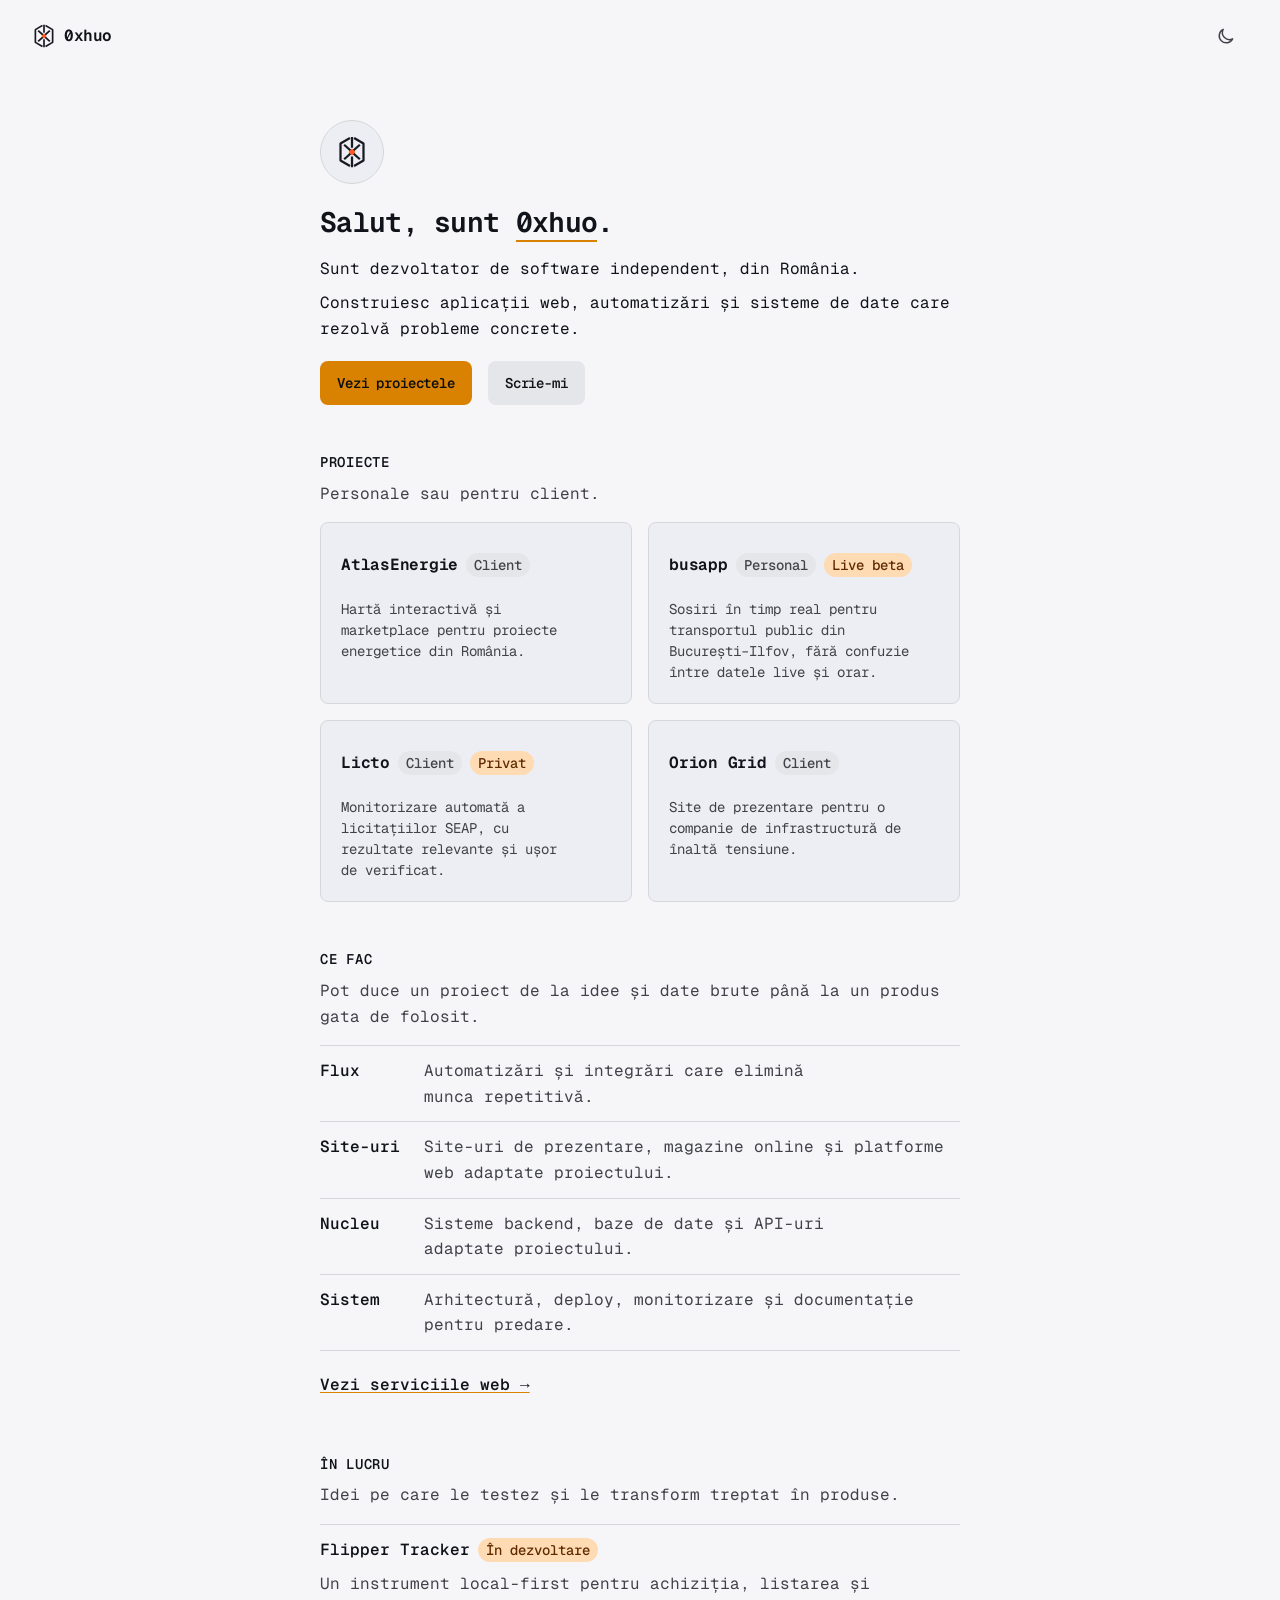
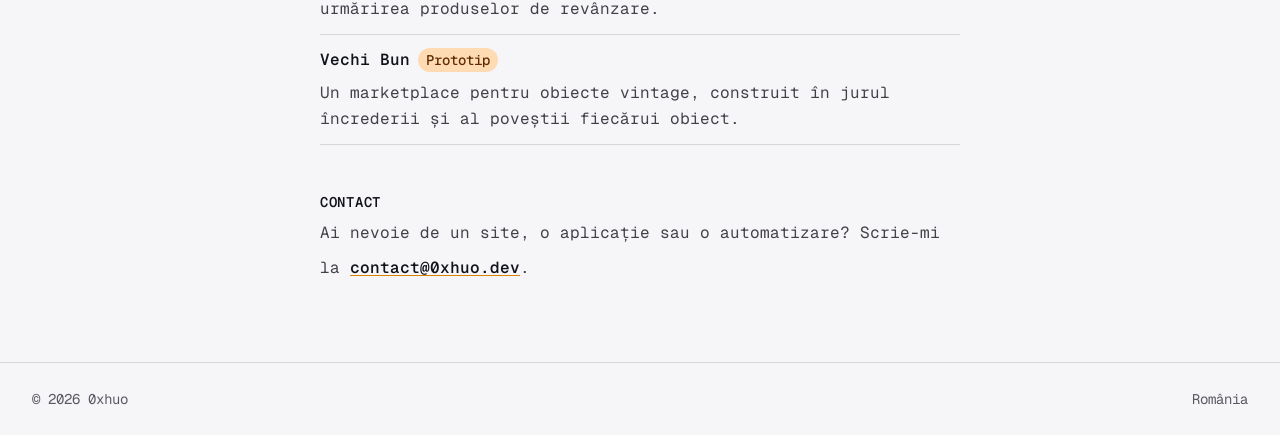
<file: index.html>
<!doctype html>
<!-- Hallmark · pre-emit critique: P5 H5 E5 S5 R5 V5 · genre: technical-editorial · macrostructure: Index-First · design-system: design.md · theme: studied-DNA (https://hudovich.com/) · nav: N9 · footer: Ft2 · designed-as-app -->
<html lang="ro">
  <head>
    <meta charset="utf-8">
    <meta name="viewport" content="width=device-width, initial-scale=1, viewport-fit=cover">
    <title>Dezvoltare software și automatizări — 0xhuo</title>
    <meta name="description" content="Dezvolt aplicații web, automatizări și sisteme backend pentru afaceri din România. Descoperă proiectele AtlasEnergie, busapp și Licto.">
    <meta name="theme-color" content="#1a1b25">
    <meta name="color-scheme" content="dark light">
    <link rel="canonical" href="https://0xhuo.dev/">
    <link rel="icon" href="/assets/brand/favicon.svg" type="image/svg+xml">
    <link rel="apple-touch-icon" href="/assets/brand/apple-touch-icon.png">
    <link rel="manifest" href="/site.webmanifest">
    <link rel="preload" href="/assets/fonts/geist-mono-latin.woff2" as="font" type="font/woff2" crossorigin>
    <link rel="stylesheet" href="/styles.css">
    <meta property="og:type" content="website">
    <meta property="og:locale" content="ro_RO">
    <meta property="og:title" content="Dezvoltare software și automatizări — 0xhuo">
    <meta property="og:description" content="Aplicații web, automatizări și sisteme backend construite pentru probleme concrete.">
    <meta property="og:url" content="https://0xhuo.dev/">
    <meta property="og:image" content="https://0xhuo.dev/assets/brand/og.png">
    <meta property="og:image:width" content="1200">
    <meta property="og:image:height" content="630">
    <meta name="twitter:card" content="summary_large_image">
    <script>
      (() => {
        try {
          const saved = localStorage.getItem("0xhuo-theme");
          const preferred = matchMedia("(prefers-color-scheme: light)").matches ? "light" : "dark";
          document.documentElement.dataset.theme = saved || preferred;
        } catch {}
      })();
    </script>
    <script type="application/ld+json">
      {
        "@context": "https://schema.org",
        "@type": "WebSite",
        "name": "0xhuo",
        "url": "https://0xhuo.dev/",
        "description": "Dezvoltare de aplicații web, automatizări și sisteme backend pentru afaceri din România.",
        "inLanguage": "ro"
      }
    </script>
    <script src="/script.js" defer></script>
  </head>
  <body>
    <a class="skip-link" href="#main">Sari la conținut</a>

    <header class="site-header">
      <nav class="site-header-inner" aria-label="Navigare principală">
        <a class="brand" href="/" aria-label="Pagina principală 0xhuo">
          <img src="/assets/brand/mark.svg" width="24" height="24" alt="">
          <span>0xhuo</span>
        </a>
        <button class="theme-toggle" type="button" aria-label="Schimbă tema de culoare" aria-pressed="false">
          <svg class="theme-icon theme-icon--sun" viewBox="0 0 24 24" aria-hidden="true">
            <circle cx="12" cy="12" r="3.5"></circle>
            <path d="M12 2.5v2M12 19.5v2M2.5 12h2M19.5 12h2M5.3 5.3l1.4 1.4M17.3 17.3l1.4 1.4M18.7 5.3l-1.4 1.4M6.7 17.3l-1.4 1.4"></path>
          </svg>
          <svg class="theme-icon theme-icon--moon" viewBox="0 0 24 24" aria-hidden="true">
            <path d="M20 15.4A8.5 8.5 0 0 1 8.6 4a8.5 8.5 0 1 0 11.4 11.4Z"></path>
          </svg>
        </button>
      </nav>
    </header>

    <main id="main" class="page-main">
      <div class="page-shell home-stack">
        <section class="profile-intro" aria-labelledby="profile-title">
          <div class="identity-mark" aria-hidden="true">
            <img src="/assets/brand/mark.svg" width="64" height="64" alt="">
          </div>
          <h1 id="profile-title">Salut, sunt <span class="accent-underline">0xhuo</span>.</h1>
          <div class="profile-copy">
            <p>Sunt dezvoltator de software independent, din România.</p>
            <p>Construiesc aplicații web, automatizări și sisteme de date care rezolvă probleme concrete.</p>
          </div>
          <div class="button-row">
            <a class="button button--primary" href="#projects">Vezi proiectele</a>
            <a class="button button--secondary" href="mailto:contact@0xhuo.dev">Scrie-mi</a>
          </div>
        </section>

        <section id="projects" aria-labelledby="projects-title">
          <header class="section-intro">
            <h2 id="projects-title">Proiecte</h2>
            <p>Personale sau pentru client.</p>
          </header>

          <div class="project-list">
            <article class="compact-card">
              <div class="card-heading">
                <h3><a class="card-link" href="/work/atlas-energie/">AtlasEnergie</a></h3>
                <span class="badge">Client</span>
              </div>
              <p>Hartă interactivă și marketplace pentru proiecte energetice din România.</p>
              <span class="card-arrow" aria-hidden="true">→</span>
            </article>

            <article class="compact-card">
              <div class="card-heading">
                <h3><a class="card-link" href="/work/busapp/">busapp</a></h3>
                <span class="badge">Personal</span>
                <span class="badge">Live beta</span>
              </div>
              <p>Sosiri în timp real pentru transportul public din București–Ilfov, fără confuzie între datele live și orar.</p>
              <span class="card-arrow" aria-hidden="true">→</span>
            </article>

            <article class="compact-card">
              <div class="card-heading">
                <h3><a class="card-link" href="/work/licto/">Licto</a></h3>
                <span class="badge">Client</span>
                <span class="badge">Privat</span>
              </div>
              <p>Monitorizare automată a licitațiilor SEAP, cu rezultate relevante și ușor de verificat.</p>
              <span class="card-arrow" aria-hidden="true">→</span>
            </article>

            <article class="compact-card">
              <div class="card-heading">
                <h3><a class="card-link" href="https://oriongrid.ro/" target="_blank" rel="noopener noreferrer">Orion Grid</a></h3>
                <span class="badge">Client</span>
              </div>
              <p>Site de prezentare pentru o companie de infrastructură de înaltă tensiune.</p>
              <span class="card-arrow" aria-hidden="true">↗</span>
            </article>
          </div>
        </section>

        <section aria-labelledby="practice-title">
          <header class="section-intro">
            <h2 id="practice-title">Ce fac</h2>
            <p>Pot duce un proiect de la idee și date brute până la un produs gata de folosit.</p>
          </header>
          <dl class="practice-list">
            <div>
              <dt>Flux</dt>
              <dd>Automatizări și integrări care elimină munca repetitivă.</dd>
            </div>
            <div>
              <dt>Site-uri</dt>
              <dd>Site-uri de prezentare, magazine online și platforme web adaptate proiectului.</dd>
            </div>
            <div>
              <dt>Nucleu</dt>
              <dd>Sisteme backend, baze de date și API-uri adaptate proiectului.</dd>
            </div>
            <div>
              <dt>Sistem</dt>
              <dd>Arhitectură, deploy, monitorizare și documentație pentru predare.</dd>
            </div>
          </dl>
          <a class="arrow-link practice-cta" href="/servicii/">Vezi serviciile web →</a>
        </section>

        <section aria-labelledby="lab-title">
          <header class="section-intro">
            <h2 id="lab-title">În lucru</h2>
            <p>Idei pe care le testez și le transform treptat în produse.</p>
          </header>
          <ul class="lab-list">
            <li>
              <div><strong>Flipper Tracker</strong><span class="badge">În dezvoltare</span></div>
              <p>Un instrument local-first pentru achiziția, listarea și urmărirea produselor de revânzare.</p>
            </li>
            <li>
              <div><strong>Vechi Bun</strong><span class="badge">Prototip</span></div>
              <p>Un marketplace pentru obiecte vintage, construit în jurul încrederii și al poveștii fiecărui obiect.</p>
            </li>
          </ul>
        </section>

        <section aria-labelledby="contact-title">
          <header class="section-intro section-intro--compact">
            <h2 id="contact-title">Contact</h2>
          </header>
          <p>Ai nevoie de un site, o aplicație sau o automatizare? Scrie-mi la <a class="inline-link" href="mailto:contact@0xhuo.dev">contact@0xhuo.dev</a>.</p>
        </section>
      </div>
    </main>

    <footer class="site-footer">
      <div class="site-footer-inner">
        <span>© 2026 0xhuo</span>
        <span>România</span>
      </div>
    </footer>
  </body>
</html>
</file>
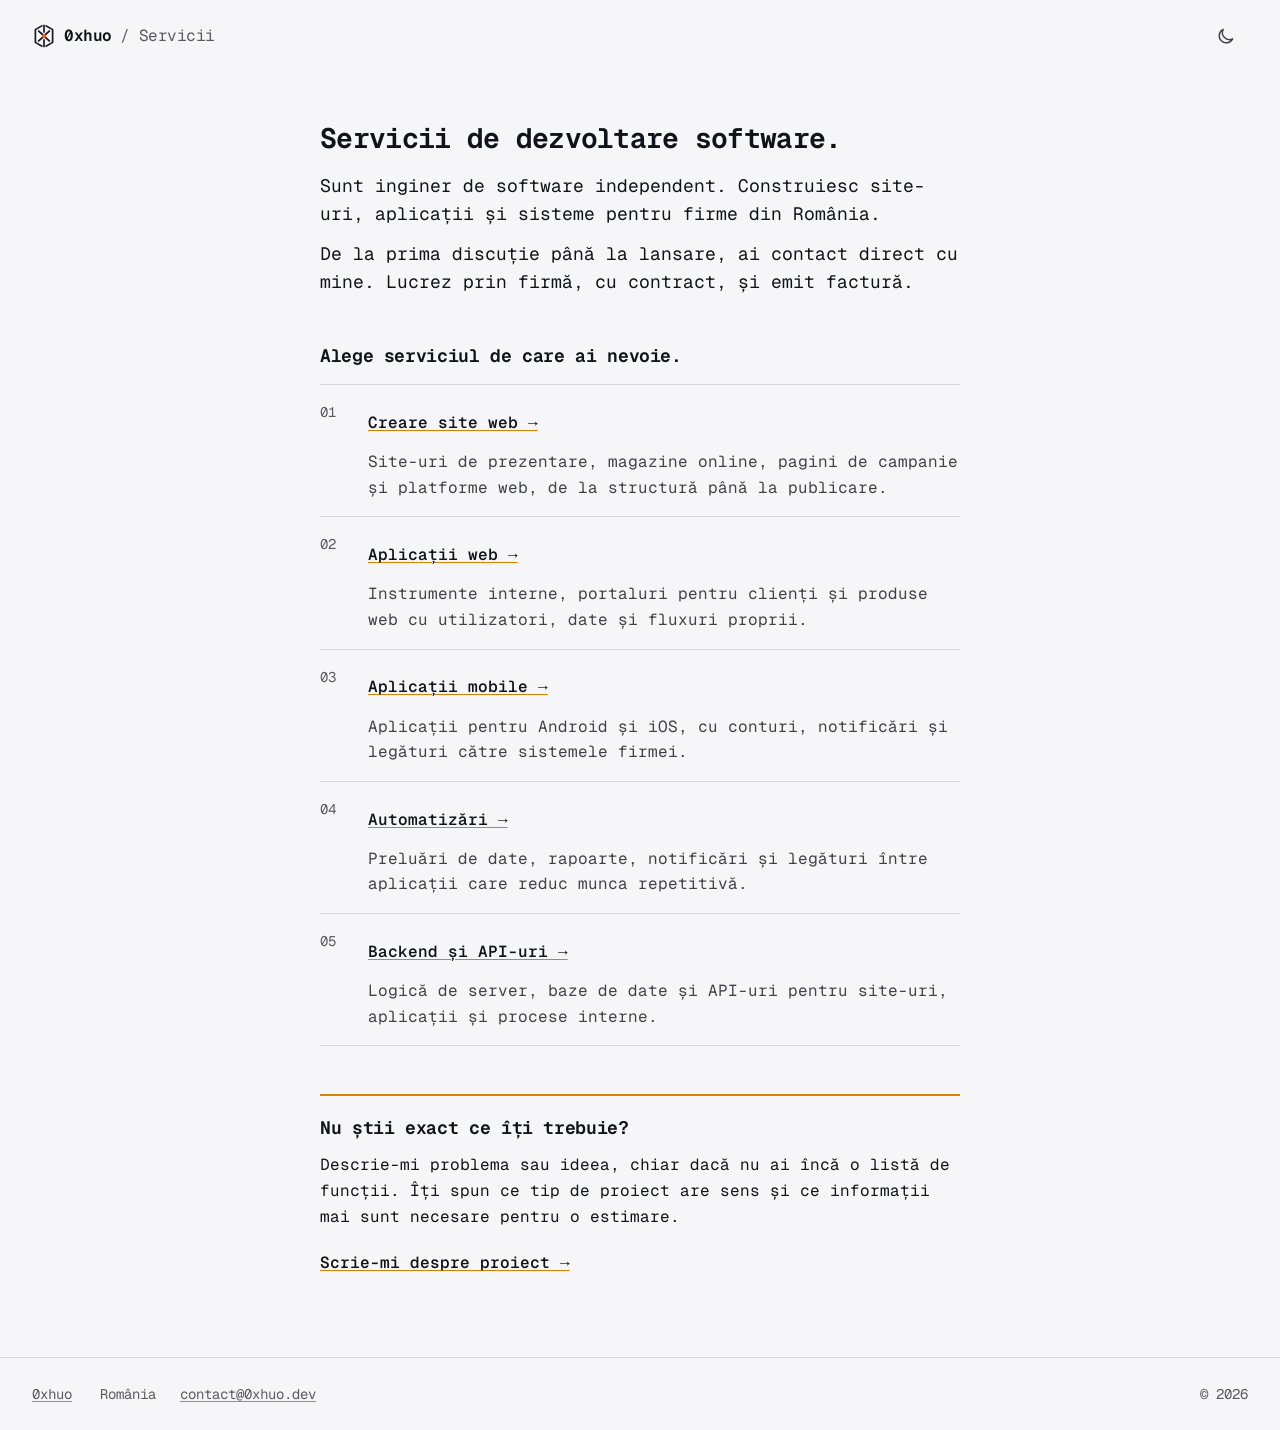
<file: servicii/index.html>
<!doctype html>
<!-- Hallmark · pre-emit critique: P5 H5 E5 S5 R5 V5 · genre: technical-editorial · macrostructure: Catalogue · design-system: design.md · theme: studied-DNA (https://hudovich.com/) · nav: N9 · footer: Ft2 · enrichment: none -->
<html lang="ro">
  <head>
    <meta charset="utf-8">
    <meta name="viewport" content="width=device-width, initial-scale=1, viewport-fit=cover">
    <title>Servicii de dezvoltare software | 0xhuo</title>
    <meta name="description" content="Dezvolt site-uri web, aplicații web și mobile, automatizări și sisteme backend pentru firme din România. Colaborare directă, cu contract și factură.">
    <meta name="theme-color" content="#1a1b25">
    <meta name="color-scheme" content="dark light">
    <link rel="canonical" href="https://0xhuo.dev/servicii/">
    <link rel="icon" href="/assets/brand/favicon.svg" type="image/svg+xml">
    <link rel="apple-touch-icon" href="/assets/brand/apple-touch-icon.png">
    <link rel="manifest" href="/site.webmanifest">
    <link rel="preload" href="/assets/fonts/geist-mono-latin.woff2" as="font" type="font/woff2" crossorigin>
    <link rel="stylesheet" href="/styles.css">
    <script>(()=>{try{const s=localStorage.getItem("0xhuo-theme");document.documentElement.dataset.theme=s||(matchMedia("(prefers-color-scheme: light)").matches?"light":"dark")}catch{}})();</script>
    <script src="/script.js" defer></script>
    <meta property="og:type" content="website">
    <meta property="og:locale" content="ro_RO">
    <meta property="og:title" content="Servicii de dezvoltare software | 0xhuo">
    <meta property="og:description" content="Site-uri, aplicații, automatizări și sisteme software construite direct de un inginer independent.">
    <meta property="og:url" content="https://0xhuo.dev/servicii/">
    <meta property="og:image" content="https://0xhuo.dev/assets/brand/og.png">
    <meta property="og:image:width" content="1200">
    <meta property="og:image:height" content="630">
    <meta name="twitter:card" content="summary_large_image">
    <script type="application/ld+json">
      {
        "@context": "https://schema.org",
        "@type": "CollectionPage",
        "name": "Servicii de dezvoltare software",
        "description": "Servicii de dezvoltare software pentru firme din România.",
        "url": "https://0xhuo.dev/servicii/",
        "mainEntity": {
          "@type": "ItemList",
          "itemListElement": [
            { "@type": "ListItem", "position": 1, "item": { "@type": "Service", "name": "Creare site web", "url": "https://0xhuo.dev/servicii/creare-site-web/" } },
            { "@type": "ListItem", "position": 2, "item": { "@type": "Service", "name": "Dezvoltare aplicații web", "url": "https://0xhuo.dev/servicii/dezvoltare-aplicatii-web/" } },
            { "@type": "ListItem", "position": 3, "item": { "@type": "Service", "name": "Dezvoltare aplicații mobile", "url": "https://0xhuo.dev/servicii/dezvoltare-aplicatii-mobile/" } },
            { "@type": "ListItem", "position": 4, "item": { "@type": "Service", "name": "Automatizări și integrări", "url": "https://0xhuo.dev/servicii/automatizari-integrari/" } },
            { "@type": "ListItem", "position": 5, "item": { "@type": "Service", "name": "Backend, API-uri și baze de date", "url": "https://0xhuo.dev/servicii/backend-api-baze-date/" } }
          ]
        }
      }
    </script>
  </head>
  <body>
    <a class="skip-link" href="#main">Sari la conținut</a>

    <header class="site-header">
      <nav class="site-nav container" aria-label="Navigare principală">
        <a class="brand" href="/" aria-label="Înapoi la pagina principală 0xhuo">
          <img src="/assets/brand/mark.svg" width="32" height="32" alt="">
          <span>0xhuo</span>
          <span class="brand-context">/ Servicii</span>
        </a>
        <button class="theme-toggle" type="button" aria-label="Schimbă tema de culoare" aria-pressed="false">
          <svg class="theme-icon theme-icon--sun" viewBox="0 0 24 24" aria-hidden="true"><circle cx="12" cy="12" r="3.5"></circle><path d="M12 2.5v2M12 19.5v2M2.5 12h2M19.5 12h2M5.3 5.3l1.4 1.4M17.3 17.3l1.4 1.4M18.7 5.3l-1.4 1.4M6.7 17.3l-1.4 1.4"></path></svg>
          <svg class="theme-icon theme-icon--moon" viewBox="0 0 24 24" aria-hidden="true"><path d="M20 15.4A8.5 8.5 0 0 1 8.6 4a8.5 8.5 0 1 0 11.4 11.4Z"></path></svg>
        </button>
      </nav>
    </header>

    <main id="main">
      <div class="container services-hub">
        <header class="services-hub__intro">
          <h1>Servicii de dezvoltare software.</h1>
          <div class="services-hub__lede">
            <p>Sunt inginer de software independent. Construiesc site-uri, aplicații și sisteme pentru firme din România.</p>
            <p>De la prima discuție până la lansare, ai contact direct cu mine. Lucrez prin firmă, cu contract, și emit factură.</p>
          </div>
        </header>

        <section aria-labelledby="services-list-title">
          <h2 id="services-list-title" class="services-hub__title">Alege serviciul de care ai nevoie.</h2>
          <ol class="services-catalogue">
            <li>
              <h3><a class="arrow-link" href="/servicii/creare-site-web/">Creare site web →</a></h3>
              <p>Site-uri de prezentare, magazine online, pagini de campanie și platforme web, de la structură până la publicare.</p>
            </li>
            <li>
              <h3><a class="arrow-link" href="/servicii/dezvoltare-aplicatii-web/">Aplicații web →</a></h3>
              <p>Instrumente interne, portaluri pentru clienți și produse web cu utilizatori, date și fluxuri proprii.</p>
            </li>
            <li>
              <h3><a class="arrow-link" href="/servicii/dezvoltare-aplicatii-mobile/">Aplicații mobile →</a></h3>
              <p>Aplicații pentru Android și iOS, cu conturi, notificări și legături către sistemele firmei.</p>
            </li>
            <li>
              <h3><a class="arrow-link" href="/servicii/automatizari-integrari/">Automatizări →</a></h3>
              <p>Preluări de date, rapoarte, notificări și legături între aplicații care reduc munca repetitivă.</p>
            </li>
            <li>
              <h3><a class="arrow-link" href="/servicii/backend-api-baze-date/">Backend și API-uri →</a></h3>
              <p>Logică de server, baze de date și API-uri pentru site-uri, aplicații și procese interne.</p>
            </li>
          </ol>
        </section>

        <section class="service-contact" aria-labelledby="services-contact-title">
          <h2 id="services-contact-title">Nu știi exact ce îți trebuie?</h2>
          <p>Descrie-mi problema sau ideea, chiar dacă nu ai încă o listă de funcții. Îți spun ce tip de proiect are sens și ce informații mai sunt necesare pentru o estimare.</p>
          <a class="arrow-link" href="mailto:contact@0xhuo.dev?subject=Proiect%20software">Scrie-mi despre proiect →</a>
        </section>
      </div>
    </main>

    <footer class="site-footer">
      <div class="footer-meta container">
        <div class="footer-meta-group">
          <a href="/">0xhuo</a>
          <span>România</span>
          <a href="mailto:contact@0xhuo.dev">contact@0xhuo.dev</a>
        </div>
        <span>© 2026</span>
      </div>
    </footer>
  </body>
</html>
</file>
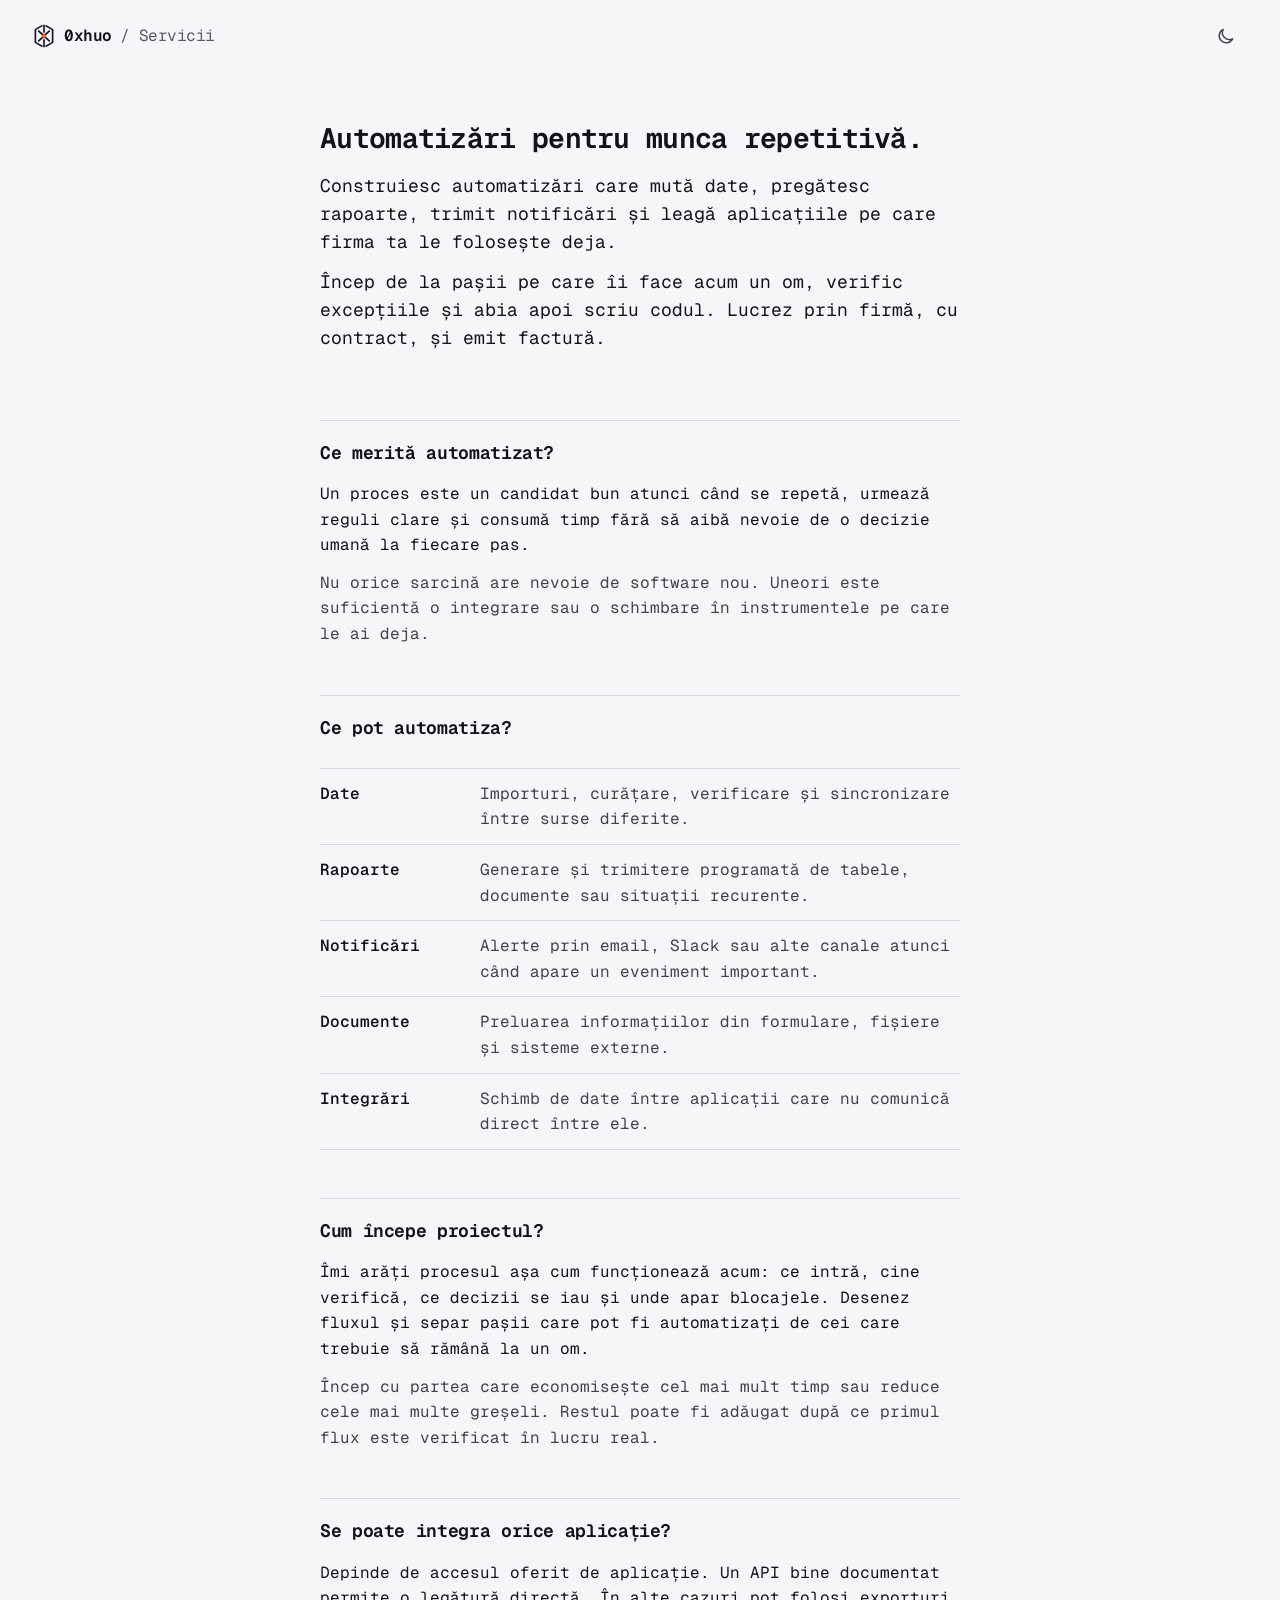
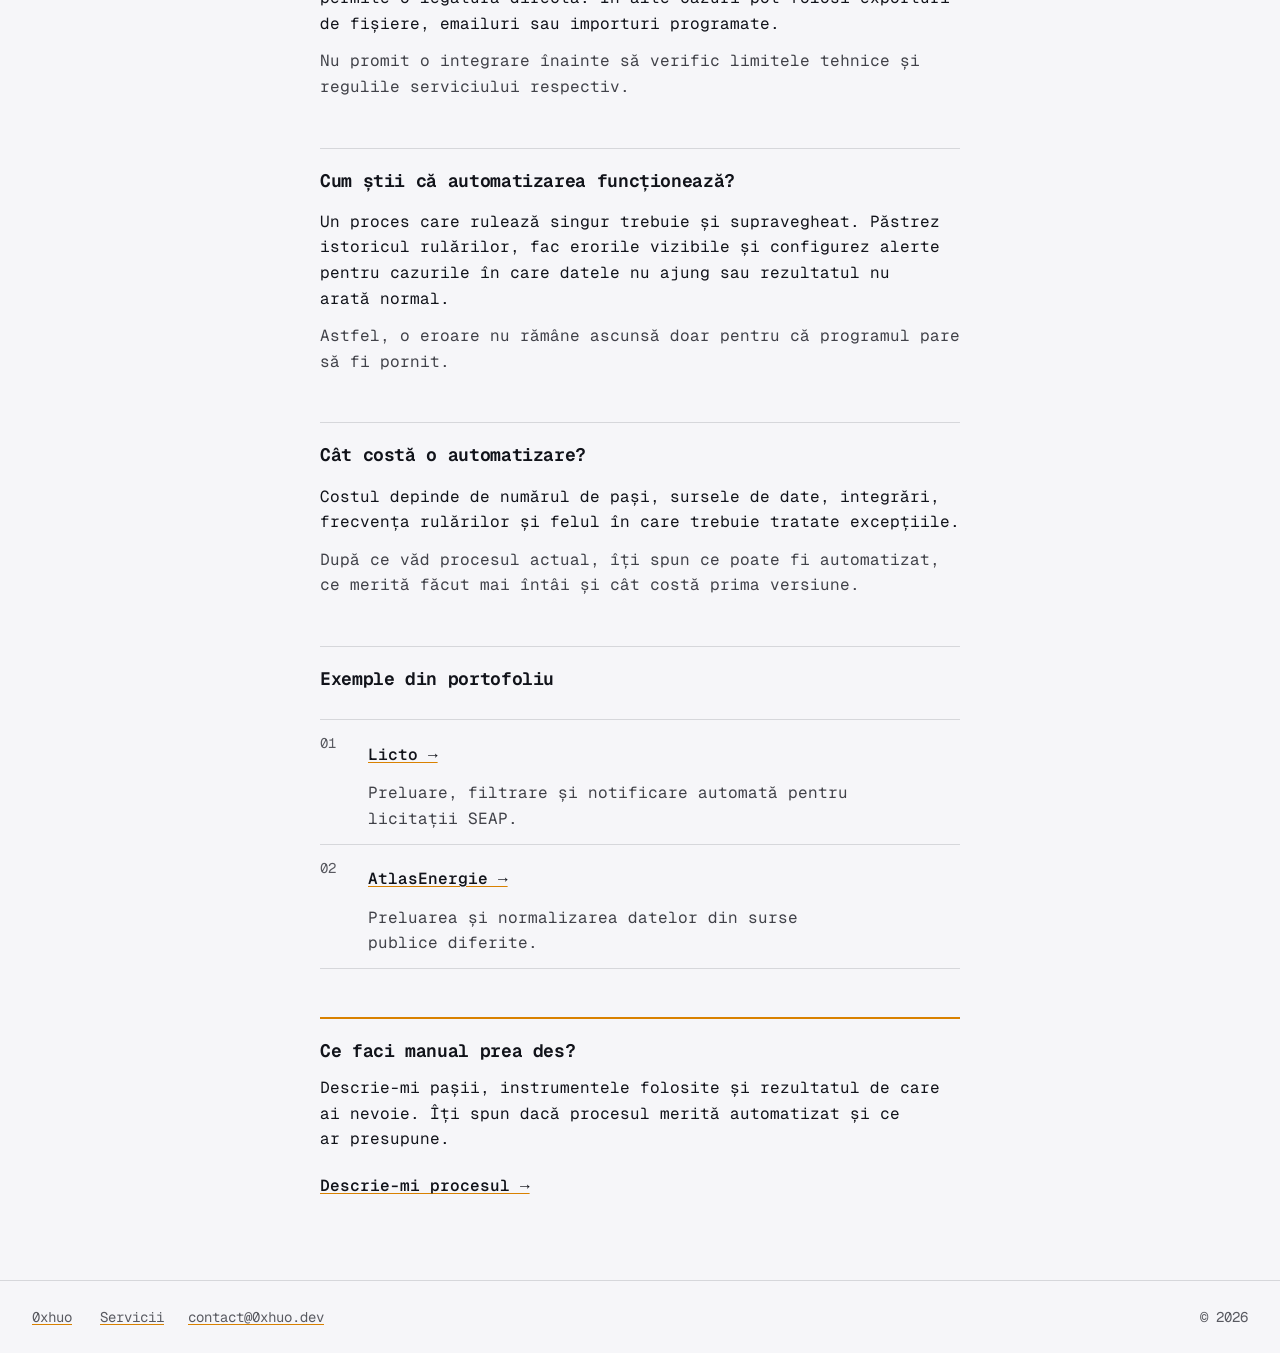
<file: servicii/automatizari-integrari/index.html>
<!doctype html>
<!-- Hallmark · pre-emit critique: P5 H5 E5 S5 R5 V5 · genre: technical-editorial · macrostructure: Letter Hero + Conversational FAQ · design-system: design.md · theme: studied-DNA (https://hudovich.com/) · nav: N9 · footer: Ft2 · enrichment: none -->
<html lang="ro">
  <head>
    <meta charset="utf-8"><meta name="viewport" content="width=device-width, initial-scale=1, viewport-fit=cover">
    <title>Automatizări și integrări software | 0xhuo</title>
    <meta name="description" content="Automatizez preluări de date, rapoarte, notificări și procese repetitive. Integrez aplicațiile folosite de firma ta. Contract și factură.">
    <meta name="theme-color" content="#1a1b25"><meta name="color-scheme" content="dark light">
    <link rel="canonical" href="https://0xhuo.dev/servicii/automatizari-integrari/">
    <link rel="icon" href="/assets/brand/favicon.svg" type="image/svg+xml"><link rel="apple-touch-icon" href="/assets/brand/apple-touch-icon.png"><link rel="manifest" href="/site.webmanifest"><link rel="preload" href="/assets/fonts/geist-mono-latin.woff2" as="font" type="font/woff2" crossorigin><link rel="stylesheet" href="/styles.css">
    <script>(()=>{try{const s=localStorage.getItem("0xhuo-theme");document.documentElement.dataset.theme=s||(matchMedia("(prefers-color-scheme: light)").matches?"light":"dark")}catch{}})();</script><script src="/script.js" defer></script>
    <meta property="og:type" content="website"><meta property="og:locale" content="ro_RO"><meta property="og:title" content="Automatizări și integrări software | 0xhuo"><meta property="og:description" content="Procese repetitive transformate în fluxuri software clare și verificabile."><meta property="og:url" content="https://0xhuo.dev/servicii/automatizari-integrari/"><meta property="og:image" content="https://0xhuo.dev/assets/brand/og.png"><meta property="og:image:width" content="1200"><meta property="og:image:height" content="630"><meta name="twitter:card" content="summary_large_image">
    <script type="application/ld+json">
      { "@context": "https://schema.org", "@type": "Service", "name": "Automatizări și integrări software", "description": "Automatizarea proceselor repetitive și integrarea aplicațiilor pentru firme din România.", "url": "https://0xhuo.dev/servicii/automatizari-integrari/", "areaServed": { "@type": "Country", "name": "România" }, "provider": { "@type": "Person", "name": "0xhuo", "jobTitle": "Inginer de software independent", "url": "https://0xhuo.dev/", "email": "contact@0xhuo.dev" } }
    </script>
  </head>
  <body>
    <a class="skip-link" href="#main">Sari la conținut</a>
    <header class="site-header"><nav class="site-nav container" aria-label="Navigare principală"><a class="brand" href="/servicii/" aria-label="Înapoi la servicii"><img src="/assets/brand/mark.svg" width="32" height="32" alt=""><span>0xhuo</span><span class="brand-context">/ Servicii</span></a><button class="theme-toggle" type="button" aria-label="Schimbă tema de culoare" aria-pressed="false"><svg class="theme-icon theme-icon--sun" viewBox="0 0 24 24" aria-hidden="true"><circle cx="12" cy="12" r="3.5"></circle><path d="M12 2.5v2M12 19.5v2M2.5 12h2M19.5 12h2M5.3 5.3l1.4 1.4M17.3 17.3l1.4 1.4M18.7 5.3l-1.4 1.4M6.7 17.3l-1.4 1.4"></path></svg><svg class="theme-icon theme-icon--moon" viewBox="0 0 24 24" aria-hidden="true"><path d="M20 15.4A8.5 8.5 0 0 1 8.6 4a8.5 8.5 0 1 0 11.4 11.4Z"></path></svg></button></nav></header>
    <main id="main">
      <div class="container service-document">
        <header class="service-hero"><h1>Automatizări pentru munca repetitivă.</h1><div class="service-lede"><p>Construiesc automatizări care mută date, pregătesc rapoarte, trimit notificări și leagă aplicațiile pe care firma ta le folosește deja.</p><p>Încep de la pașii pe care îi face acum un om, verific excepțiile și abia apoi scriu codul. Lucrez prin firmă, cu contract, și emit factură.</p></div></header>
        <section class="service-question" aria-labelledby="automation-fit"><h2 id="automation-fit">Ce merită automatizat?</h2><div class="service-answer"><p>Un proces este un candidat bun atunci când se repetă, urmează reguli clare și consumă timp fără să aibă nevoie de o decizie umană la fiecare pas.</p><p>Nu orice sarcină are nevoie de software nou. Uneori este suficientă o integrare sau o schimbare în instrumentele pe care le ai deja.</p></div></section>
        <section class="service-question" aria-labelledby="automation-types"><h2 id="automation-types">Ce pot automatiza?</h2><div class="service-answer"><dl class="service-options"><div><dt>Date</dt><dd>Importuri, curățare, verificare și sincronizare între surse diferite.</dd></div><div><dt>Rapoarte</dt><dd>Generare și trimitere programată de tabele, documente sau situații recurente.</dd></div><div><dt>Notificări</dt><dd>Alerte prin email, Slack sau alte canale atunci când apare un eveniment important.</dd></div><div><dt>Documente</dt><dd>Preluarea informațiilor din formulare, fișiere și sisteme externe.</dd></div><div><dt>Integrări</dt><dd>Schimb de date între aplicații care nu comunică direct între ele.</dd></div></dl></div></section>
        <section class="service-question" aria-labelledby="automation-start"><h2 id="automation-start">Cum începe proiectul?</h2><div class="service-answer"><p>Îmi arăți procesul așa cum funcționează acum: ce intră, cine verifică, ce decizii se iau și unde apar blocajele. Desenez fluxul și separ pașii care pot fi automatizați de cei care trebuie să rămână la un om.</p><p>Încep cu partea care economisește cel mai mult timp sau reduce cele mai multe greșeli. Restul poate fi adăugat după ce primul flux este verificat în lucru real.</p></div></section>
        <section class="service-question" aria-labelledby="automation-limits"><h2 id="automation-limits">Se poate integra orice aplicație?</h2><div class="service-answer"><p>Depinde de accesul oferit de aplicație. Un API bine documentat permite o legătură directă. În alte cazuri pot folosi exporturi de fișiere, emailuri sau importuri programate.</p><p>Nu promit o integrare înainte să verific limitele tehnice și regulile serviciului respectiv.</p></div></section>
        <section class="service-question" aria-labelledby="automation-monitor"><h2 id="automation-monitor">Cum știi că automatizarea funcționează?</h2><div class="service-answer"><p>Un proces care rulează singur trebuie și supravegheat. Păstrez istoricul rulărilor, fac erorile vizibile și configurez alerte pentru cazurile în care datele nu ajung sau rezultatul nu arată normal.</p><p>Astfel, o eroare nu rămâne ascunsă doar pentru că programul pare să fi pornit.</p></div></section>
        <section class="service-question" aria-labelledby="automation-price"><h2 id="automation-price">Cât costă o automatizare?</h2><div class="service-answer"><p>Costul depinde de numărul de pași, sursele de date, integrări, frecvența rulărilor și felul în care trebuie tratate excepțiile.</p><p>După ce văd procesul actual, îți spun ce poate fi automatizat, ce merită făcut mai întâi și cât costă prima versiune.</p></div></section>
        <section class="service-question" aria-labelledby="automation-work"><h2 id="automation-work">Exemple din portofoliu</h2><div class="service-answer"><ul class="service-projects"><li><a class="arrow-link" href="/work/licto/">Licto →</a><span>Preluare, filtrare și notificare automată pentru licitații SEAP.</span></li><li><a class="arrow-link" href="/work/atlas-energie/">AtlasEnergie →</a><span>Preluarea și normalizarea datelor din surse publice diferite.</span></li></ul></div></section>
        <section class="service-contact" aria-labelledby="automation-contact"><h2 id="automation-contact">Ce faci manual prea des?</h2><p>Descrie-mi pașii, instrumentele folosite și rezultatul de care ai nevoie. Îți spun dacă procesul merită automatizat și ce ar presupune.</p><a class="arrow-link" href="mailto:contact@0xhuo.dev?subject=Automatizare%20software">Descrie-mi procesul →</a></section>
      </div>
    </main>
    <footer class="site-footer"><div class="footer-meta container"><div class="footer-meta-group"><a href="/">0xhuo</a><a href="/servicii/">Servicii</a><a href="mailto:contact@0xhuo.dev">contact@0xhuo.dev</a></div><span>© 2026</span></div></footer>
  </body>
</html>
</file>
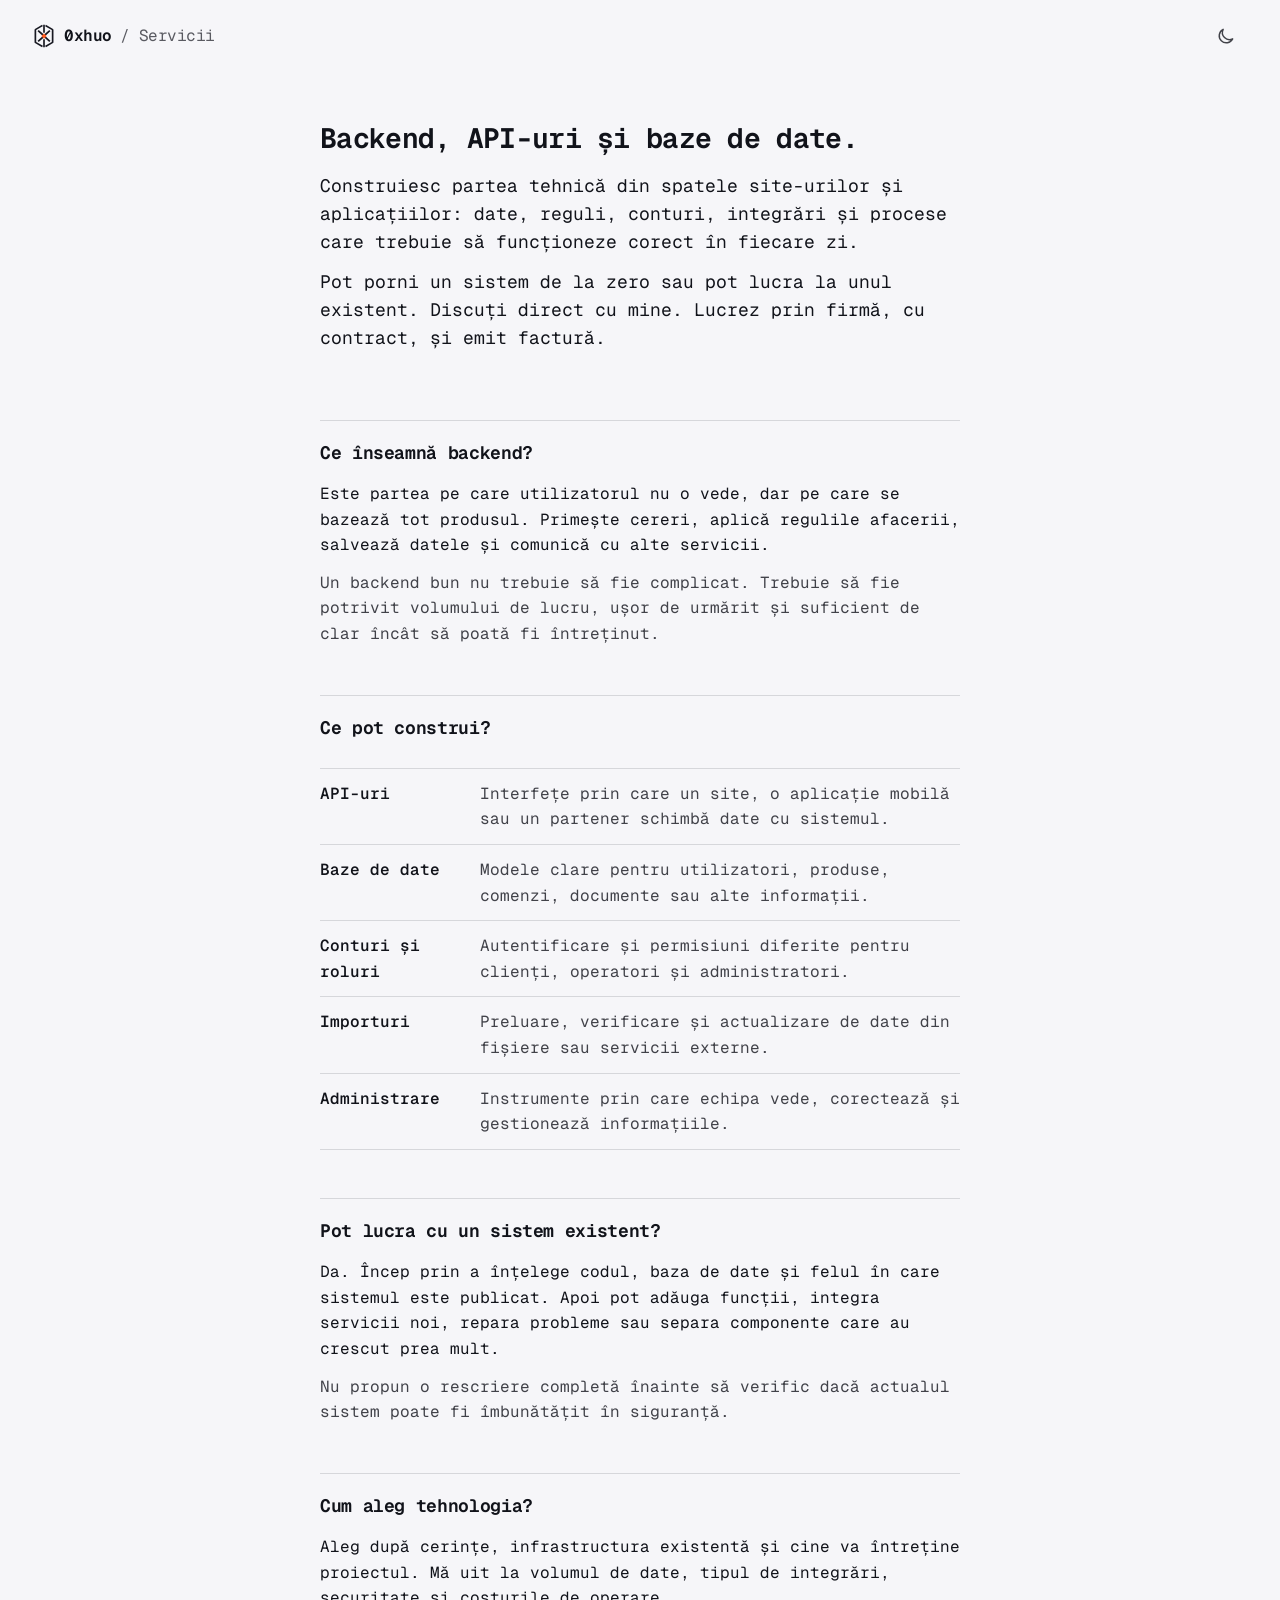
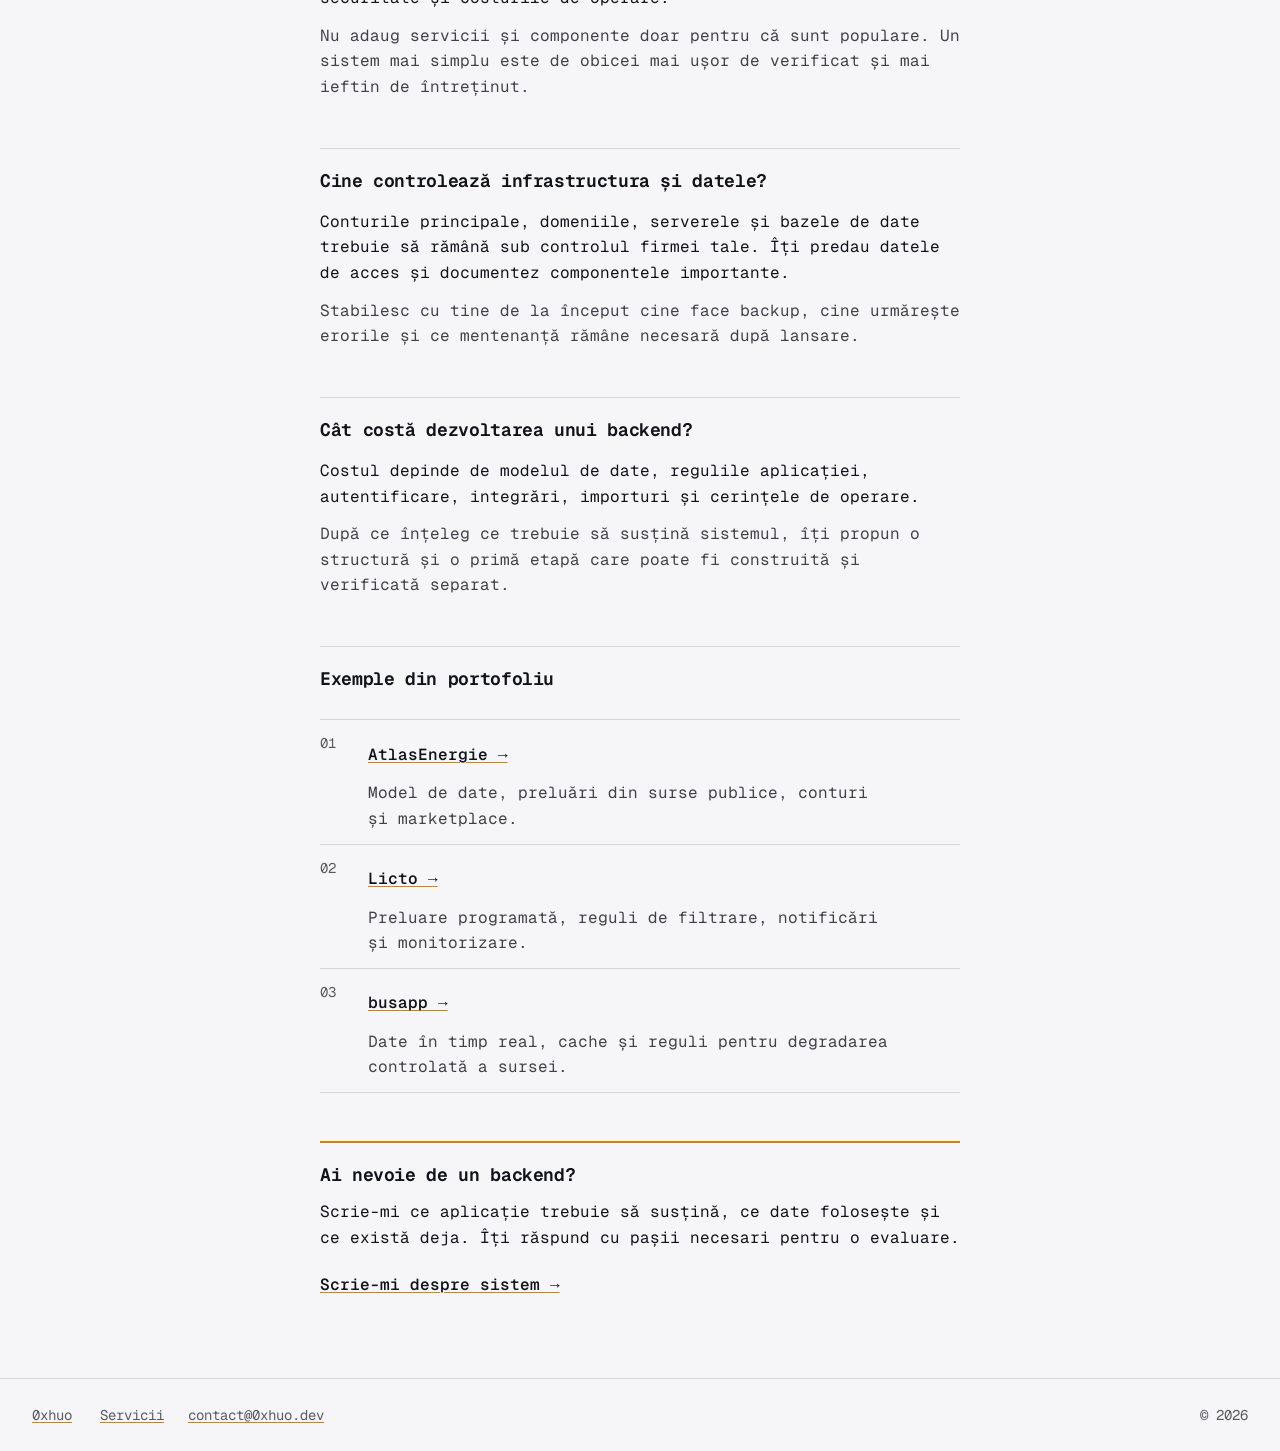
<file: servicii/backend-api-baze-date/index.html>
<!doctype html>
<!-- Hallmark · pre-emit critique: P5 H5 E5 S5 R5 V5 · genre: technical-editorial · macrostructure: Letter Hero + Conversational FAQ · design-system: design.md · theme: studied-DNA (https://hudovich.com/) · nav: N9 · footer: Ft2 · enrichment: none -->
<html lang="ro">
  <head>
    <meta charset="utf-8"><meta name="viewport" content="width=device-width, initial-scale=1, viewport-fit=cover">
    <title>Dezvoltare backend, API-uri și baze de date | 0xhuo</title>
    <meta name="description" content="Dezvolt sisteme backend, API-uri și baze de date pentru site-uri, aplicații și procese interne. Inginer de software independent din România.">
    <meta name="theme-color" content="#1a1b25"><meta name="color-scheme" content="dark light">
    <link rel="canonical" href="https://0xhuo.dev/servicii/backend-api-baze-date/">
    <link rel="icon" href="/assets/brand/favicon.svg" type="image/svg+xml"><link rel="apple-touch-icon" href="/assets/brand/apple-touch-icon.png"><link rel="manifest" href="/site.webmanifest"><link rel="preload" href="/assets/fonts/geist-mono-latin.woff2" as="font" type="font/woff2" crossorigin><link rel="stylesheet" href="/styles.css">
    <script>(()=>{try{const s=localStorage.getItem("0xhuo-theme");document.documentElement.dataset.theme=s||(matchMedia("(prefers-color-scheme: light)").matches?"light":"dark")}catch{}})();</script><script src="/script.js" defer></script>
    <meta property="og:type" content="website"><meta property="og:locale" content="ro_RO"><meta property="og:title" content="Dezvoltare backend, API-uri și baze de date | 0xhuo"><meta property="og:description" content="Partea tehnică din spatele unui site, unei aplicații sau unui proces intern."><meta property="og:url" content="https://0xhuo.dev/servicii/backend-api-baze-date/"><meta property="og:image" content="https://0xhuo.dev/assets/brand/og.png"><meta property="og:image:width" content="1200"><meta property="og:image:height" content="630"><meta name="twitter:card" content="summary_large_image">
    <script type="application/ld+json">
      { "@context": "https://schema.org", "@type": "Service", "name": "Dezvoltare backend, API-uri și baze de date", "description": "Dezvoltare de sisteme backend, API-uri și baze de date pentru firme din România.", "url": "https://0xhuo.dev/servicii/backend-api-baze-date/", "areaServed": { "@type": "Country", "name": "România" }, "provider": { "@type": "Person", "name": "0xhuo", "jobTitle": "Inginer de software independent", "url": "https://0xhuo.dev/", "email": "contact@0xhuo.dev" } }
    </script>
  </head>
  <body>
    <a class="skip-link" href="#main">Sari la conținut</a>
    <header class="site-header"><nav class="site-nav container" aria-label="Navigare principală"><a class="brand" href="/servicii/" aria-label="Înapoi la servicii"><img src="/assets/brand/mark.svg" width="32" height="32" alt=""><span>0xhuo</span><span class="brand-context">/ Servicii</span></a><button class="theme-toggle" type="button" aria-label="Schimbă tema de culoare" aria-pressed="false"><svg class="theme-icon theme-icon--sun" viewBox="0 0 24 24" aria-hidden="true"><circle cx="12" cy="12" r="3.5"></circle><path d="M12 2.5v2M12 19.5v2M2.5 12h2M19.5 12h2M5.3 5.3l1.4 1.4M17.3 17.3l1.4 1.4M18.7 5.3l-1.4 1.4M6.7 17.3l-1.4 1.4"></path></svg><svg class="theme-icon theme-icon--moon" viewBox="0 0 24 24" aria-hidden="true"><path d="M20 15.4A8.5 8.5 0 0 1 8.6 4a8.5 8.5 0 1 0 11.4 11.4Z"></path></svg></button></nav></header>
    <main id="main">
      <div class="container service-document">
        <header class="service-hero"><h1>Backend, API-uri și baze de date.</h1><div class="service-lede"><p>Construiesc partea tehnică din spatele site-urilor și aplicațiilor: date, reguli, conturi, integrări și procese care trebuie să funcționeze corect în fiecare zi.</p><p>Pot porni un sistem de la zero sau pot lucra la unul existent. Discuți direct cu mine. Lucrez prin firmă, cu contract, și emit factură.</p></div></header>
        <section class="service-question" aria-labelledby="backend-meaning"><h2 id="backend-meaning">Ce înseamnă backend?</h2><div class="service-answer"><p>Este partea pe care utilizatorul nu o vede, dar pe care se bazează tot produsul. Primește cereri, aplică regulile afacerii, salvează datele și comunică cu alte servicii.</p><p>Un backend bun nu trebuie să fie complicat. Trebuie să fie potrivit volumului de lucru, ușor de urmărit și suficient de clar încât să poată fi întreținut.</p></div></section>
        <section class="service-question" aria-labelledby="backend-build"><h2 id="backend-build">Ce pot construi?</h2><div class="service-answer"><dl class="service-options"><div><dt>API-uri</dt><dd>Interfețe prin care un site, o aplicație mobilă sau un partener schimbă date cu sistemul.</dd></div><div><dt>Baze de date</dt><dd>Modele clare pentru utilizatori, produse, comenzi, documente sau alte informații.</dd></div><div><dt>Conturi și roluri</dt><dd>Autentificare și permisiuni diferite pentru clienți, operatori și administratori.</dd></div><div><dt>Importuri</dt><dd>Preluare, verificare și actualizare de date din fișiere sau servicii externe.</dd></div><div><dt>Administrare</dt><dd>Instrumente prin care echipa vede, corectează și gestionează informațiile.</dd></div></dl></div></section>
        <section class="service-question" aria-labelledby="backend-existing"><h2 id="backend-existing">Pot lucra cu un sistem existent?</h2><div class="service-answer"><p>Da. Încep prin a înțelege codul, baza de date și felul în care sistemul este publicat. Apoi pot adăuga funcții, integra servicii noi, repara probleme sau separa componente care au crescut prea mult.</p><p>Nu propun o rescriere completă înainte să verific dacă actualul sistem poate fi îmbunătățit în siguranță.</p></div></section>
        <section class="service-question" aria-labelledby="backend-decisions"><h2 id="backend-decisions">Cum aleg tehnologia?</h2><div class="service-answer"><p>Aleg după cerințe, infrastructura existentă și cine va întreține proiectul. Mă uit la volumul de date, tipul de integrări, securitate și costurile de operare.</p><p>Nu adaug servicii și componente doar pentru că sunt populare. Un sistem mai simplu este de obicei mai ușor de verificat și mai ieftin de întreținut.</p></div></section>
        <section class="service-question" aria-labelledby="backend-ownership"><h2 id="backend-ownership">Cine controlează infrastructura și datele?</h2><div class="service-answer"><p>Conturile principale, domeniile, serverele și bazele de date trebuie să rămână sub controlul firmei tale. Îți predau datele de acces și documentez componentele importante.</p><p>Stabilesc cu tine de la început cine face backup, cine urmărește erorile și ce mentenanță rămâne necesară după lansare.</p></div></section>
        <section class="service-question" aria-labelledby="backend-price"><h2 id="backend-price">Cât costă dezvoltarea unui backend?</h2><div class="service-answer"><p>Costul depinde de modelul de date, regulile aplicației, autentificare, integrări, importuri și cerințele de operare.</p><p>După ce înțeleg ce trebuie să susțină sistemul, îți propun o structură și o primă etapă care poate fi construită și verificată separat.</p></div></section>
        <section class="service-question" aria-labelledby="backend-work"><h2 id="backend-work">Exemple din portofoliu</h2><div class="service-answer"><ul class="service-projects"><li><a class="arrow-link" href="/work/atlas-energie/">AtlasEnergie →</a><span>Model de date, preluări din surse publice, conturi și marketplace.</span></li><li><a class="arrow-link" href="/work/licto/">Licto →</a><span>Preluare programată, reguli de filtrare, notificări și monitorizare.</span></li><li><a class="arrow-link" href="/work/busapp/">busapp →</a><span>Date în timp real, cache și reguli pentru degradarea controlată a sursei.</span></li></ul></div></section>
        <section class="service-contact" aria-labelledby="backend-contact"><h2 id="backend-contact">Ai nevoie de un backend?</h2><p>Scrie-mi ce aplicație trebuie să susțină, ce date folosește și ce există deja. Îți răspund cu pașii necesari pentru o evaluare.</p><a class="arrow-link" href="mailto:contact@0xhuo.dev?subject=Backend%20și%20API">Scrie-mi despre sistem →</a></section>
      </div>
    </main>
    <footer class="site-footer"><div class="footer-meta container"><div class="footer-meta-group"><a href="/">0xhuo</a><a href="/servicii/">Servicii</a><a href="mailto:contact@0xhuo.dev">contact@0xhuo.dev</a></div><span>© 2026</span></div></footer>
  </body>
</html>
</file>
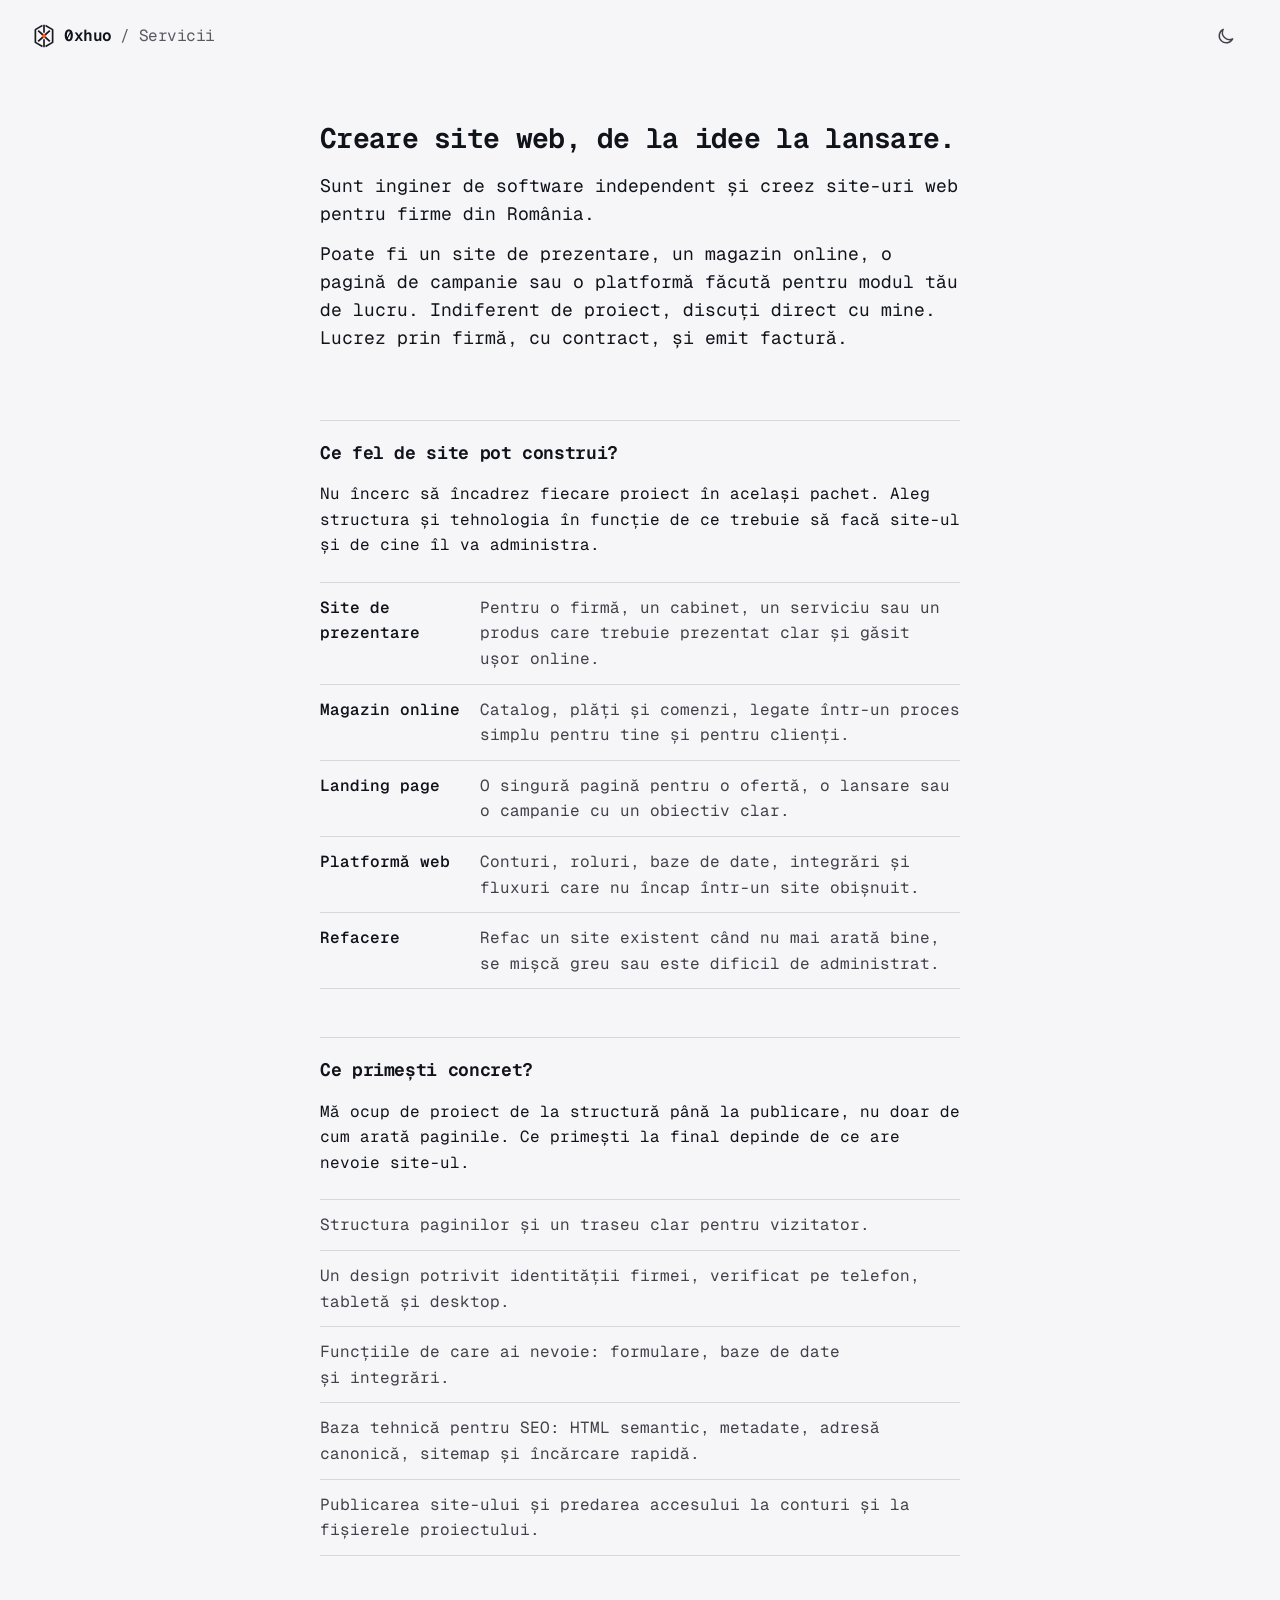
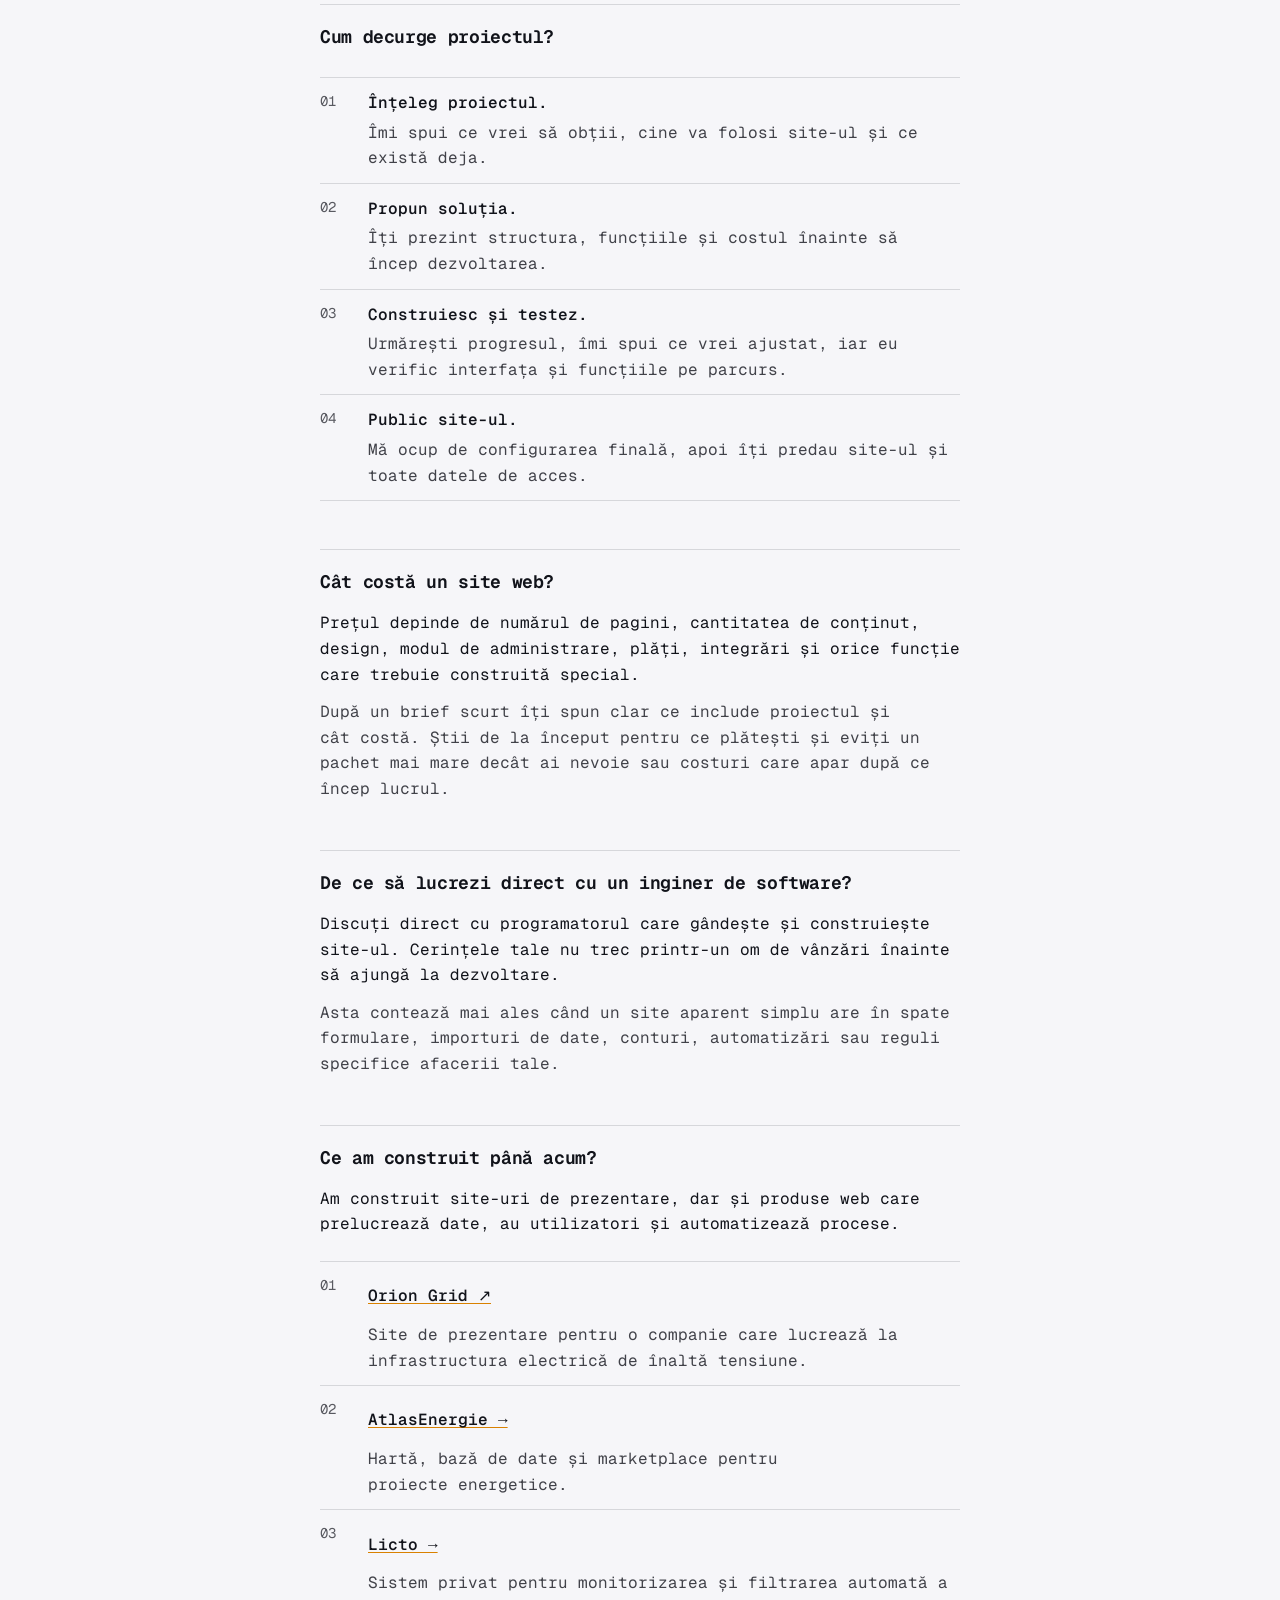
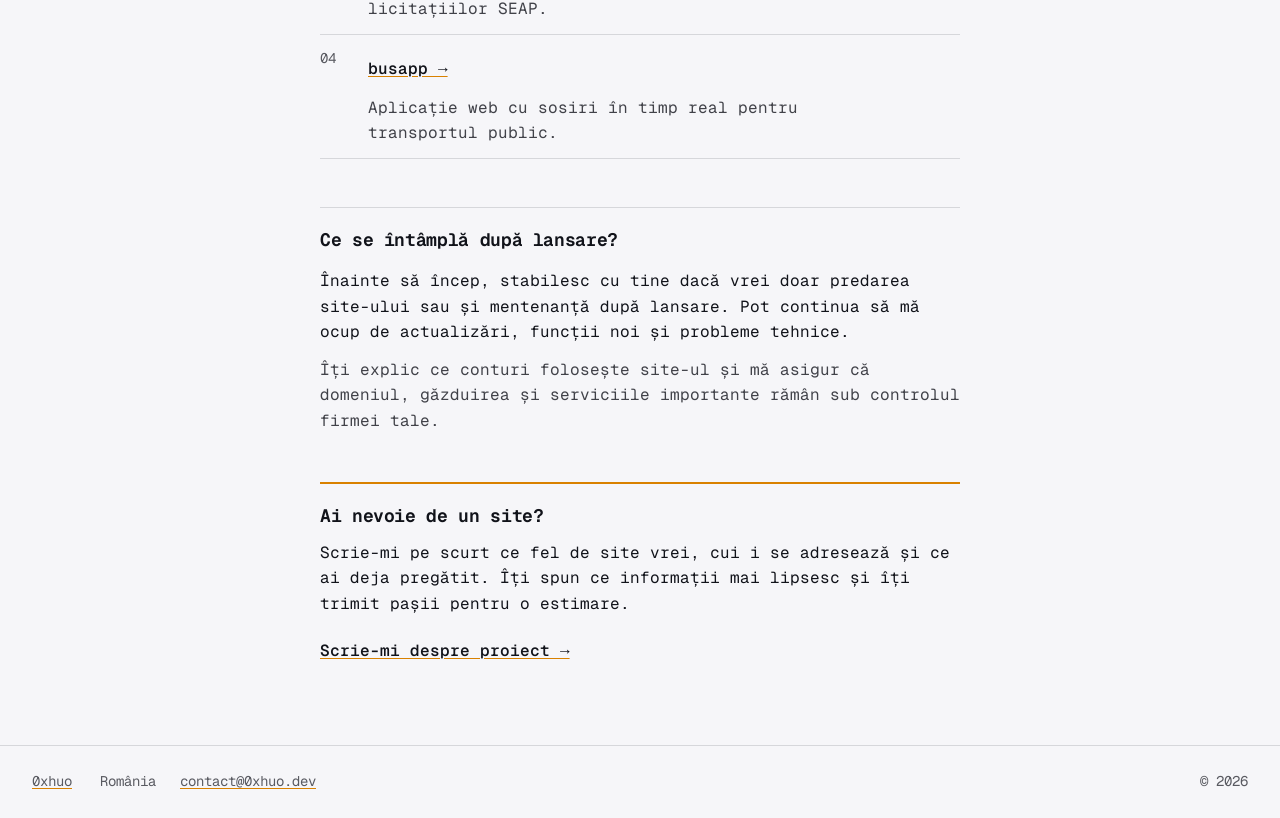
<file: servicii/creare-site-web/index.html>
<!doctype html>
<!-- Hallmark · pre-emit critique: P5 H5 E5 S5 R5 V5 · genre: technical-editorial · macrostructure: Letter Hero + Conversational FAQ · design-system: design.md · theme: studied-DNA (https://hudovich.com/) · nav: N9 · footer: Ft2 · enrichment: none -->
<html lang="ro">
  <head>
    <meta charset="utf-8">
    <meta name="viewport" content="width=device-width, initial-scale=1, viewport-fit=cover">
    <title>Creare site web pentru firme din România | 0xhuo</title>
    <meta name="description" content="Creez site-uri de prezentare, magazine online și site-uri cu funcții personalizate pentru firme din România. Colaborare directă, cu contract și factură.">
    <meta name="theme-color" content="#1a1b25">
    <meta name="color-scheme" content="dark light">
    <link rel="canonical" href="https://0xhuo.dev/servicii/creare-site-web/">
    <link rel="icon" href="/assets/brand/favicon.svg" type="image/svg+xml">
    <link rel="apple-touch-icon" href="/assets/brand/apple-touch-icon.png">
    <link rel="manifest" href="/site.webmanifest">
    <link rel="preload" href="/assets/fonts/geist-mono-latin.woff2" as="font" type="font/woff2" crossorigin>
    <link rel="stylesheet" href="/styles.css">
    <script>(()=>{try{const s=localStorage.getItem("0xhuo-theme");document.documentElement.dataset.theme=s||(matchMedia("(prefers-color-scheme: light)").matches?"light":"dark")}catch{}})();</script>
    <script src="/script.js" defer></script>
    <meta property="og:type" content="website">
    <meta property="og:locale" content="ro_RO">
    <meta property="og:title" content="Creare site web pentru firme din România | 0xhuo">
    <meta property="og:description" content="Creez site-uri de prezentare, magazine online și site-uri cu funcții personalizate pentru firme din România.">
    <meta property="og:url" content="https://0xhuo.dev/servicii/creare-site-web/">
    <meta property="og:image" content="https://0xhuo.dev/assets/brand/og.png">
    <meta property="og:image:width" content="1200">
    <meta property="og:image:height" content="630">
    <meta name="twitter:card" content="summary_large_image">
    <script type="application/ld+json">
      {
        "@context": "https://schema.org",
        "@type": "Service",
        "name": "Creare site web",
        "description": "Creare de site-uri de prezentare, magazine online, landing page-uri și site-uri cu funcții personalizate pentru firme din România.",
        "url": "https://0xhuo.dev/servicii/creare-site-web/",
        "serviceType": [
          "Creare site web",
          "Site de prezentare",
          "Magazin online",
          "Site web cu funcții personalizate"
        ],
        "areaServed": {
          "@type": "Country",
          "name": "România"
        },
        "provider": {
          "@type": "Person",
          "name": "0xhuo",
          "jobTitle": "Inginer de software independent",
          "url": "https://0xhuo.dev/",
          "email": "contact@0xhuo.dev"
        }
      }
    </script>
  </head>
  <body>
    <a class="skip-link" href="#main">Sari la conținut</a>

    <header class="site-header">
      <nav class="site-nav container" aria-label="Navigare principală">
        <a class="brand" href="/servicii/" aria-label="Înapoi la servicii">
          <img src="/assets/brand/mark.svg" width="32" height="32" alt="">
          <span>0xhuo</span>
          <span class="brand-context">/ Servicii</span>
        </a>
        <button class="theme-toggle" type="button" aria-label="Schimbă tema de culoare" aria-pressed="false">
          <svg class="theme-icon theme-icon--sun" viewBox="0 0 24 24" aria-hidden="true"><circle cx="12" cy="12" r="3.5"></circle><path d="M12 2.5v2M12 19.5v2M2.5 12h2M19.5 12h2M5.3 5.3l1.4 1.4M17.3 17.3l1.4 1.4M18.7 5.3l-1.4 1.4M6.7 17.3l-1.4 1.4"></path></svg>
          <svg class="theme-icon theme-icon--moon" viewBox="0 0 24 24" aria-hidden="true"><path d="M20 15.4A8.5 8.5 0 0 1 8.6 4a8.5 8.5 0 1 0 11.4 11.4Z"></path></svg>
        </button>
      </nav>
    </header>

    <main id="main">
      <div class="container service-document">
        <header class="service-hero">
          <h1>Creare site web, de la idee la lansare.</h1>
          <div class="service-lede">
            <p>Sunt inginer de software independent și creez site-uri web pentru firme din România.</p>
            <p>Poate fi un site de prezentare, un magazin online, o pagină de campanie sau o platformă făcută pentru modul tău de lucru. Indiferent de proiect, discuți direct cu mine. Lucrez prin firmă, cu contract, și emit factură.</p>
          </div>
        </header>

        <section class="service-question" aria-labelledby="service-types">
          <h2 id="service-types">Ce fel de site pot construi?</h2>
          <div class="service-answer">
            <p>Nu încerc să încadrez fiecare proiect în același pachet. Aleg structura și tehnologia în funcție de ce trebuie să facă site-ul și de cine îl va administra.</p>
            <dl class="service-options">
              <div>
                <dt>Site de prezentare</dt>
                <dd>Pentru o firmă, un cabinet, un serviciu sau un produs care trebuie prezentat clar și găsit ușor online.</dd>
              </div>
              <div>
                <dt>Magazin online</dt>
                <dd>Catalog, plăți și comenzi, legate într-un proces simplu pentru tine și pentru clienți.</dd>
              </div>
              <div>
                <dt>Landing page</dt>
                <dd>O singură pagină pentru o ofertă, o lansare sau o campanie cu un obiectiv clar.</dd>
              </div>
              <div>
                <dt>Platformă web</dt>
                <dd>Conturi, roluri, baze de date, integrări și fluxuri care nu încap într-un site obișnuit.</dd>
              </div>
              <div>
                <dt>Refacere</dt>
                <dd>Refac un site existent când nu mai arată bine, se mișcă greu sau este dificil de administrat.</dd>
              </div>
            </dl>
          </div>
        </section>

        <section class="service-question" aria-labelledby="service-delivery">
          <h2 id="service-delivery">Ce primești concret?</h2>
          <div class="service-answer">
            <p>Mă ocup de proiect de la structură până la publicare, nu doar de cum arată paginile. Ce primești la final depinde de ce are nevoie site-ul.</p>
            <ul class="service-list">
              <li>Structura paginilor și un traseu clar pentru vizitator.</li>
              <li>Un design potrivit identității firmei, verificat pe telefon, tabletă și desktop.</li>
              <li>Funcțiile de care ai nevoie: formulare, baze de date și integrări.</li>
              <li>Baza tehnică pentru SEO: HTML semantic, metadate, adresă canonică, sitemap și încărcare rapidă.</li>
              <li>Publicarea site-ului și predarea accesului la conturi și la fișierele proiectului.</li>
            </ul>
          </div>
        </section>

        <section class="service-question" aria-labelledby="service-process">
          <h2 id="service-process">Cum decurge proiectul?</h2>
          <div class="service-answer">
            <ol class="service-steps">
              <li>
                <strong>Înțeleg proiectul.</strong>
                <span>Îmi spui ce vrei să obții, cine va folosi site-ul și ce există deja.</span>
              </li>
              <li>
                <strong>Propun soluția.</strong>
                <span>Îți prezint structura, funcțiile și costul înainte să încep dezvoltarea.</span>
              </li>
              <li>
                <strong>Construiesc și testez.</strong>
                <span>Urmărești progresul, îmi spui ce vrei ajustat, iar eu verific interfața și funcțiile pe parcurs.</span>
              </li>
              <li>
                <strong>Public site-ul.</strong>
                <span>Mă ocup de configurarea finală, apoi îți predau site-ul și toate datele de acces.</span>
              </li>
            </ol>
          </div>
        </section>

        <section class="service-question" aria-labelledby="service-price">
          <h2 id="service-price">Cât costă un site web?</h2>
          <div class="service-answer">
            <p>Prețul depinde de numărul de pagini, cantitatea de conținut, design, modul de administrare, plăți, integrări și orice funcție care trebuie construită special.</p>
            <p>După un brief scurt îți spun clar ce include proiectul și cât costă. Știi de la început pentru ce plătești și eviți un pachet mai mare decât ai nevoie sau costuri care apar după ce încep lucrul.</p>
          </div>
        </section>

        <section class="service-question" aria-labelledby="service-independent">
          <h2 id="service-independent">De ce să lucrezi direct cu un inginer de software?</h2>
          <div class="service-answer">
            <p>Discuți direct cu programatorul care gândește și construiește site-ul. Cerințele tale nu trec printr-un om de vânzări înainte să ajungă la dezvoltare.</p>
            <p>Asta contează mai ales când un site aparent simplu are în spate formulare, importuri de date, conturi, automatizări sau reguli specifice afacerii tale.</p>
          </div>
        </section>

        <section class="service-question" aria-labelledby="service-proof">
          <h2 id="service-proof">Ce am construit până acum?</h2>
          <div class="service-answer">
            <p>Am construit site-uri de prezentare, dar și produse web care prelucrează date, au utilizatori și automatizează procese.</p>
            <ul class="service-projects">
              <li>
                <a class="arrow-link" href="https://oriongrid.ro/" target="_blank" rel="noopener noreferrer">Orion Grid ↗</a>
                <span>Site de prezentare pentru o companie care lucrează la infrastructura electrică de înaltă tensiune.</span>
              </li>
              <li>
                <a class="arrow-link" href="/work/atlas-energie/">AtlasEnergie →</a>
                <span>Hartă, bază de date și marketplace pentru proiecte energetice.</span>
              </li>
              <li>
                <a class="arrow-link" href="/work/licto/">Licto →</a>
                <span>Sistem privat pentru monitorizarea și filtrarea automată a licitațiilor SEAP.</span>
              </li>
              <li>
                <a class="arrow-link" href="/work/busapp/">busapp →</a>
                <span>Aplicație web cu sosiri în timp real pentru transportul public.</span>
              </li>
            </ul>
          </div>
        </section>

        <section class="service-question" aria-labelledby="service-aftercare">
          <h2 id="service-aftercare">Ce se întâmplă după lansare?</h2>
          <div class="service-answer">
            <p>Înainte să încep, stabilesc cu tine dacă vrei doar predarea site-ului sau și mentenanță după lansare. Pot continua să mă ocup de actualizări, funcții noi și probleme tehnice.</p>
            <p>Îți explic ce conturi folosește site-ul și mă asigur că domeniul, găzduirea și serviciile importante rămân sub controlul firmei tale.</p>
          </div>
        </section>

        <section class="service-contact" aria-labelledby="service-contact-title">
          <h2 id="service-contact-title">Ai nevoie de un site?</h2>
          <p>Scrie-mi pe scurt ce fel de site vrei, cui i se adresează și ce ai deja pregătit. Îți spun ce informații mai lipsesc și îți trimit pașii pentru o estimare.</p>
          <a class="arrow-link" href="mailto:contact@0xhuo.dev?subject=Proiect%20site%20web">Scrie-mi despre proiect →</a>
        </section>
      </div>
    </main>

    <footer class="site-footer">
      <div class="footer-meta container">
        <div class="footer-meta-group">
          <a href="/">0xhuo</a>
          <span>România</span>
          <a href="mailto:contact@0xhuo.dev">contact@0xhuo.dev</a>
        </div>
        <span>© 2026</span>
      </div>
    </footer>
  </body>
</html>
</file>
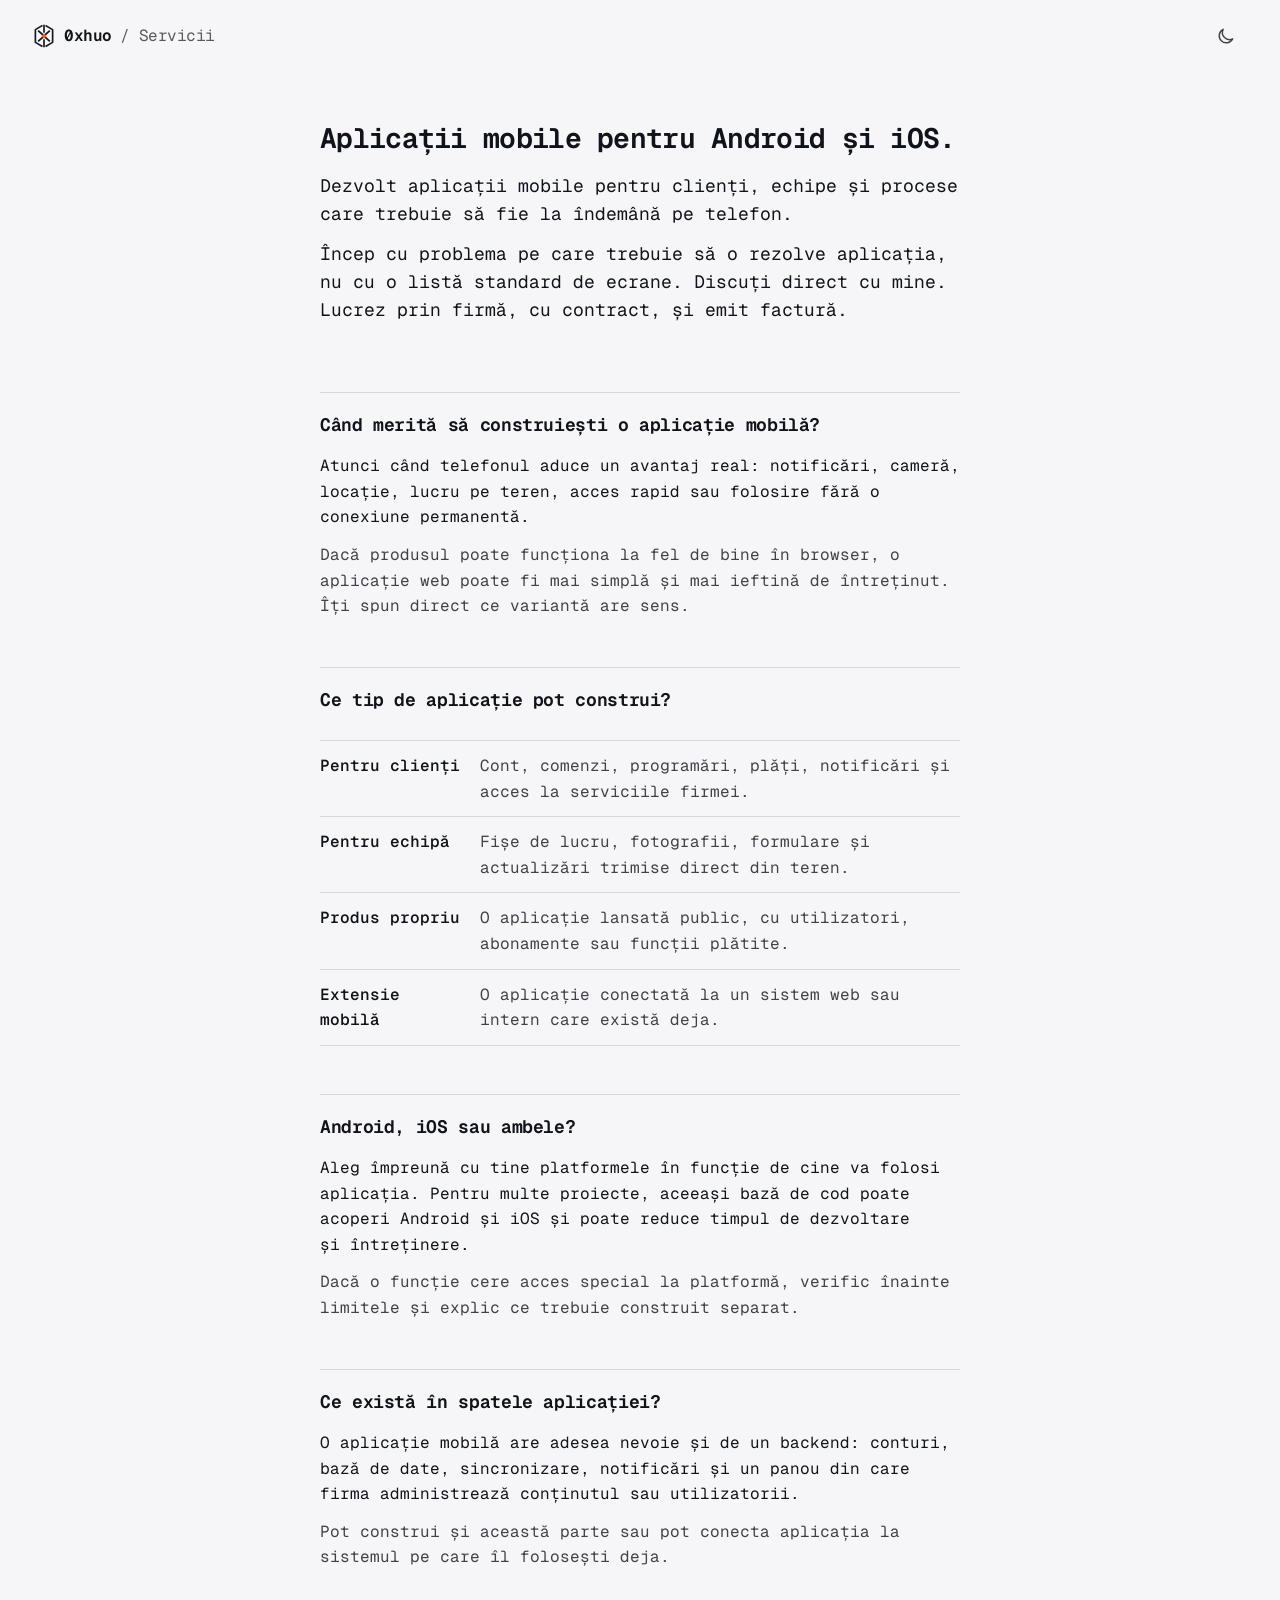
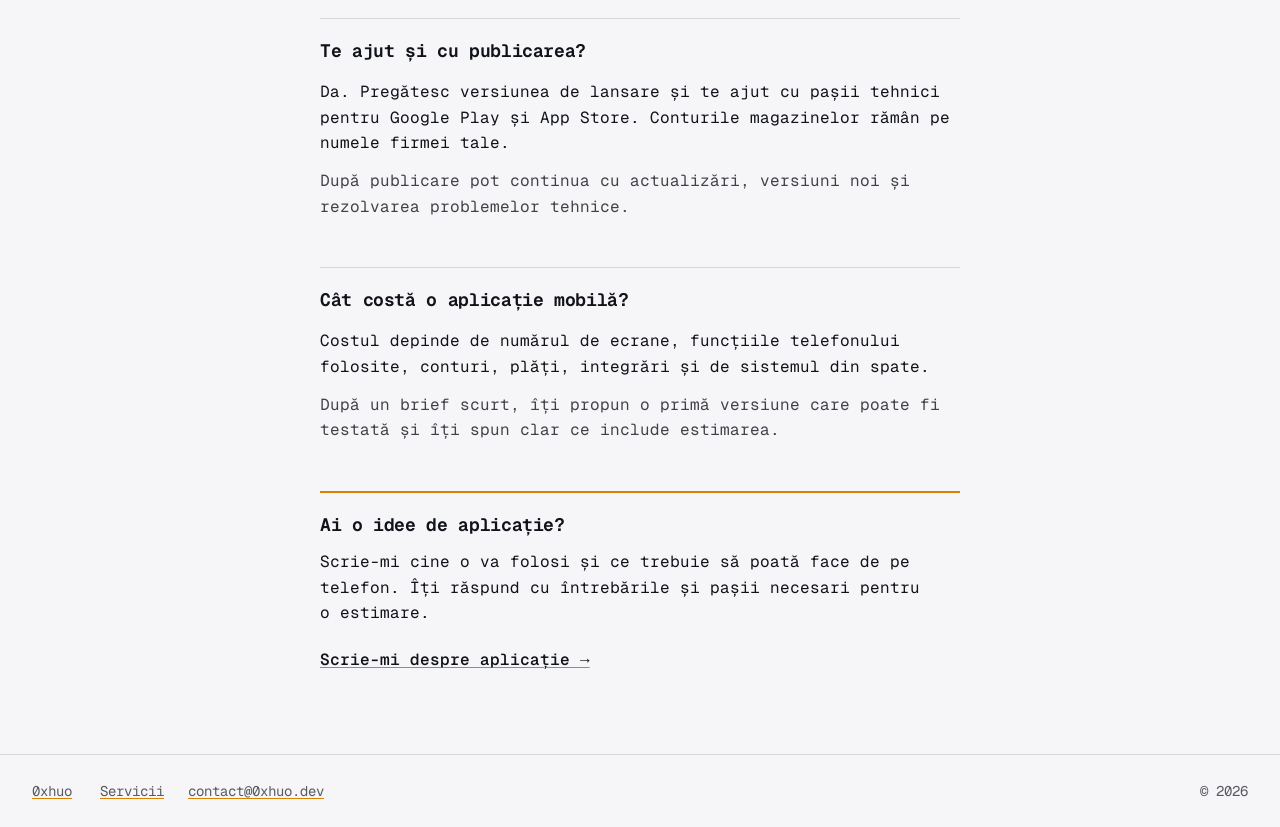
<file: servicii/dezvoltare-aplicatii-mobile/index.html>
<!doctype html>
<!-- Hallmark · pre-emit critique: P5 H5 E5 S5 R5 V5 · genre: technical-editorial · macrostructure: Letter Hero + Conversational FAQ · design-system: design.md · theme: studied-DNA (https://hudovich.com/) · nav: N9 · footer: Ft2 · enrichment: none -->
<html lang="ro">
  <head>
    <meta charset="utf-8">
    <meta name="viewport" content="width=device-width, initial-scale=1, viewport-fit=cover">
    <title>Dezvoltare aplicații mobile Android și iOS | 0xhuo</title>
    <meta name="description" content="Dezvolt aplicații mobile pentru Android și iOS, adaptate proiectului și conectate la sistemele firmei tale. Contract și factură.">
    <meta name="theme-color" content="#1a1b25">
    <meta name="color-scheme" content="dark light">
    <link rel="canonical" href="https://0xhuo.dev/servicii/dezvoltare-aplicatii-mobile/">
    <link rel="icon" href="/assets/brand/favicon.svg" type="image/svg+xml">
    <link rel="apple-touch-icon" href="/assets/brand/apple-touch-icon.png">
    <link rel="manifest" href="/site.webmanifest">
    <link rel="preload" href="/assets/fonts/geist-mono-latin.woff2" as="font" type="font/woff2" crossorigin>
    <link rel="stylesheet" href="/styles.css">
    <script>(()=>{try{const s=localStorage.getItem("0xhuo-theme");document.documentElement.dataset.theme=s||(matchMedia("(prefers-color-scheme: light)").matches?"light":"dark")}catch{}})();</script>
    <script src="/script.js" defer></script>
    <meta property="og:type" content="website"><meta property="og:locale" content="ro_RO">
    <meta property="og:title" content="Dezvoltare aplicații mobile Android și iOS | 0xhuo">
    <meta property="og:description" content="Aplicații mobile construite pentru oamenii și procesele firmei tale.">
    <meta property="og:url" content="https://0xhuo.dev/servicii/dezvoltare-aplicatii-mobile/">
    <meta property="og:image" content="https://0xhuo.dev/assets/brand/og.png"><meta property="og:image:width" content="1200"><meta property="og:image:height" content="630">
    <meta name="twitter:card" content="summary_large_image">
    <script type="application/ld+json">
      { "@context": "https://schema.org", "@type": "Service", "name": "Dezvoltare aplicații mobile", "description": "Dezvoltare de aplicații mobile pentru Android și iOS.", "url": "https://0xhuo.dev/servicii/dezvoltare-aplicatii-mobile/", "areaServed": { "@type": "Country", "name": "România" }, "provider": { "@type": "Person", "name": "0xhuo", "jobTitle": "Inginer de software independent", "url": "https://0xhuo.dev/", "email": "contact@0xhuo.dev" } }
    </script>
  </head>
  <body>
    <a class="skip-link" href="#main">Sari la conținut</a>
    <header class="site-header"><nav class="site-nav container" aria-label="Navigare principală"><a class="brand" href="/servicii/" aria-label="Înapoi la servicii"><img src="/assets/brand/mark.svg" width="32" height="32" alt=""><span>0xhuo</span><span class="brand-context">/ Servicii</span></a><button class="theme-toggle" type="button" aria-label="Schimbă tema de culoare" aria-pressed="false"><svg class="theme-icon theme-icon--sun" viewBox="0 0 24 24" aria-hidden="true"><circle cx="12" cy="12" r="3.5"></circle><path d="M12 2.5v2M12 19.5v2M2.5 12h2M19.5 12h2M5.3 5.3l1.4 1.4M17.3 17.3l1.4 1.4M18.7 5.3l-1.4 1.4M6.7 17.3l-1.4 1.4"></path></svg><svg class="theme-icon theme-icon--moon" viewBox="0 0 24 24" aria-hidden="true"><path d="M20 15.4A8.5 8.5 0 0 1 8.6 4a8.5 8.5 0 1 0 11.4 11.4Z"></path></svg></button></nav></header>
    <main id="main">
      <div class="container service-document">
        <header class="service-hero"><h1>Aplicații mobile pentru Android și iOS.</h1><div class="service-lede"><p>Dezvolt aplicații mobile pentru clienți, echipe și procese care trebuie să fie la îndemână pe telefon.</p><p>Încep cu problema pe care trebuie să o rezolve aplicația, nu cu o listă standard de ecrane. Discuți direct cu mine. Lucrez prin firmă, cu contract, și emit factură.</p></div></header>
        <section class="service-question" aria-labelledby="mobile-when"><h2 id="mobile-when">Când merită să construiești o aplicație mobilă?</h2><div class="service-answer"><p>Atunci când telefonul aduce un avantaj real: notificări, cameră, locație, lucru pe teren, acces rapid sau folosire fără o conexiune permanentă.</p><p>Dacă produsul poate funcționa la fel de bine în browser, o aplicație web poate fi mai simplă și mai ieftină de întreținut. Îți spun direct ce variantă are sens.</p></div></section>
        <section class="service-question" aria-labelledby="mobile-types"><h2 id="mobile-types">Ce tip de aplicație pot construi?</h2><div class="service-answer"><dl class="service-options"><div><dt>Pentru clienți</dt><dd>Cont, comenzi, programări, plăți, notificări și acces la serviciile firmei.</dd></div><div><dt>Pentru echipă</dt><dd>Fișe de lucru, fotografii, formulare și actualizări trimise direct din teren.</dd></div><div><dt>Produs propriu</dt><dd>O aplicație lansată public, cu utilizatori, abonamente sau funcții plătite.</dd></div><div><dt>Extensie mobilă</dt><dd>O aplicație conectată la un sistem web sau intern care există deja.</dd></div></dl></div></section>
        <section class="service-question" aria-labelledby="mobile-platforms"><h2 id="mobile-platforms">Android, iOS sau ambele?</h2><div class="service-answer"><p>Aleg împreună cu tine platformele în funcție de cine va folosi aplicația. Pentru multe proiecte, aceeași bază de cod poate acoperi Android și iOS și poate reduce timpul de dezvoltare și întreținere.</p><p>Dacă o funcție cere acces special la platformă, verific înainte limitele și explic ce trebuie construit separat.</p></div></section>
        <section class="service-question" aria-labelledby="mobile-system"><h2 id="mobile-system">Ce există în spatele aplicației?</h2><div class="service-answer"><p>O aplicație mobilă are adesea nevoie și de un backend: conturi, bază de date, sincronizare, notificări și un panou din care firma administrează conținutul sau utilizatorii.</p><p>Pot construi și această parte sau pot conecta aplicația la sistemul pe care îl folosești deja.</p></div></section>
        <section class="service-question" aria-labelledby="mobile-release"><h2 id="mobile-release">Te ajut și cu publicarea?</h2><div class="service-answer"><p>Da. Pregătesc versiunea de lansare și te ajut cu pașii tehnici pentru Google Play și App Store. Conturile magazinelor rămân pe numele firmei tale.</p><p>După publicare pot continua cu actualizări, versiuni noi și rezolvarea problemelor tehnice.</p></div></section>
        <section class="service-question" aria-labelledby="mobile-price"><h2 id="mobile-price">Cât costă o aplicație mobilă?</h2><div class="service-answer"><p>Costul depinde de numărul de ecrane, funcțiile telefonului folosite, conturi, plăți, integrări și de sistemul din spate.</p><p>După un brief scurt, îți propun o primă versiune care poate fi testată și îți spun clar ce include estimarea.</p></div></section>
        <section class="service-contact" aria-labelledby="mobile-contact"><h2 id="mobile-contact">Ai o idee de aplicație?</h2><p>Scrie-mi cine o va folosi și ce trebuie să poată face de pe telefon. Îți răspund cu întrebările și pașii necesari pentru o estimare.</p><a class="arrow-link" href="mailto:contact@0xhuo.dev?subject=Aplicație%20mobilă">Scrie-mi despre aplicație →</a></section>
      </div>
    </main>
    <footer class="site-footer"><div class="footer-meta container"><div class="footer-meta-group"><a href="/">0xhuo</a><a href="/servicii/">Servicii</a><a href="mailto:contact@0xhuo.dev">contact@0xhuo.dev</a></div><span>© 2026</span></div></footer>
  </body>
</html>
</file>
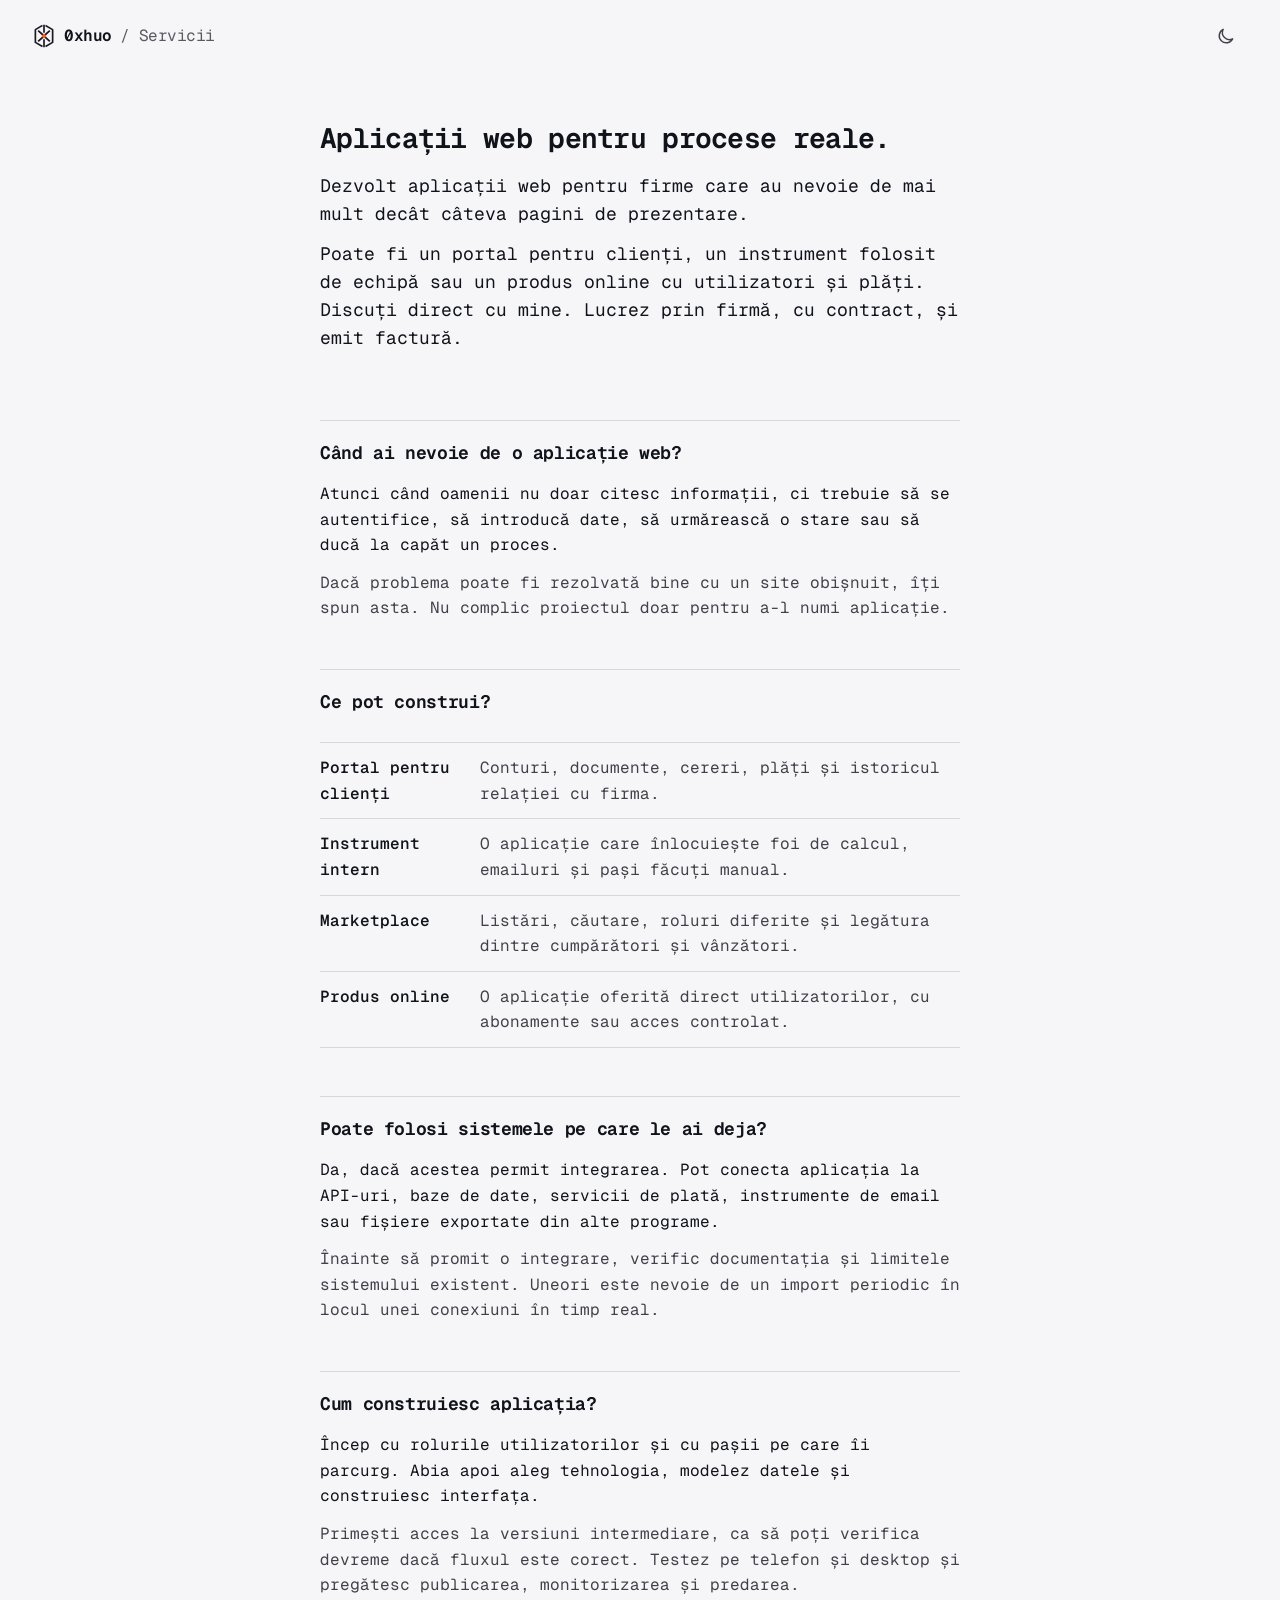
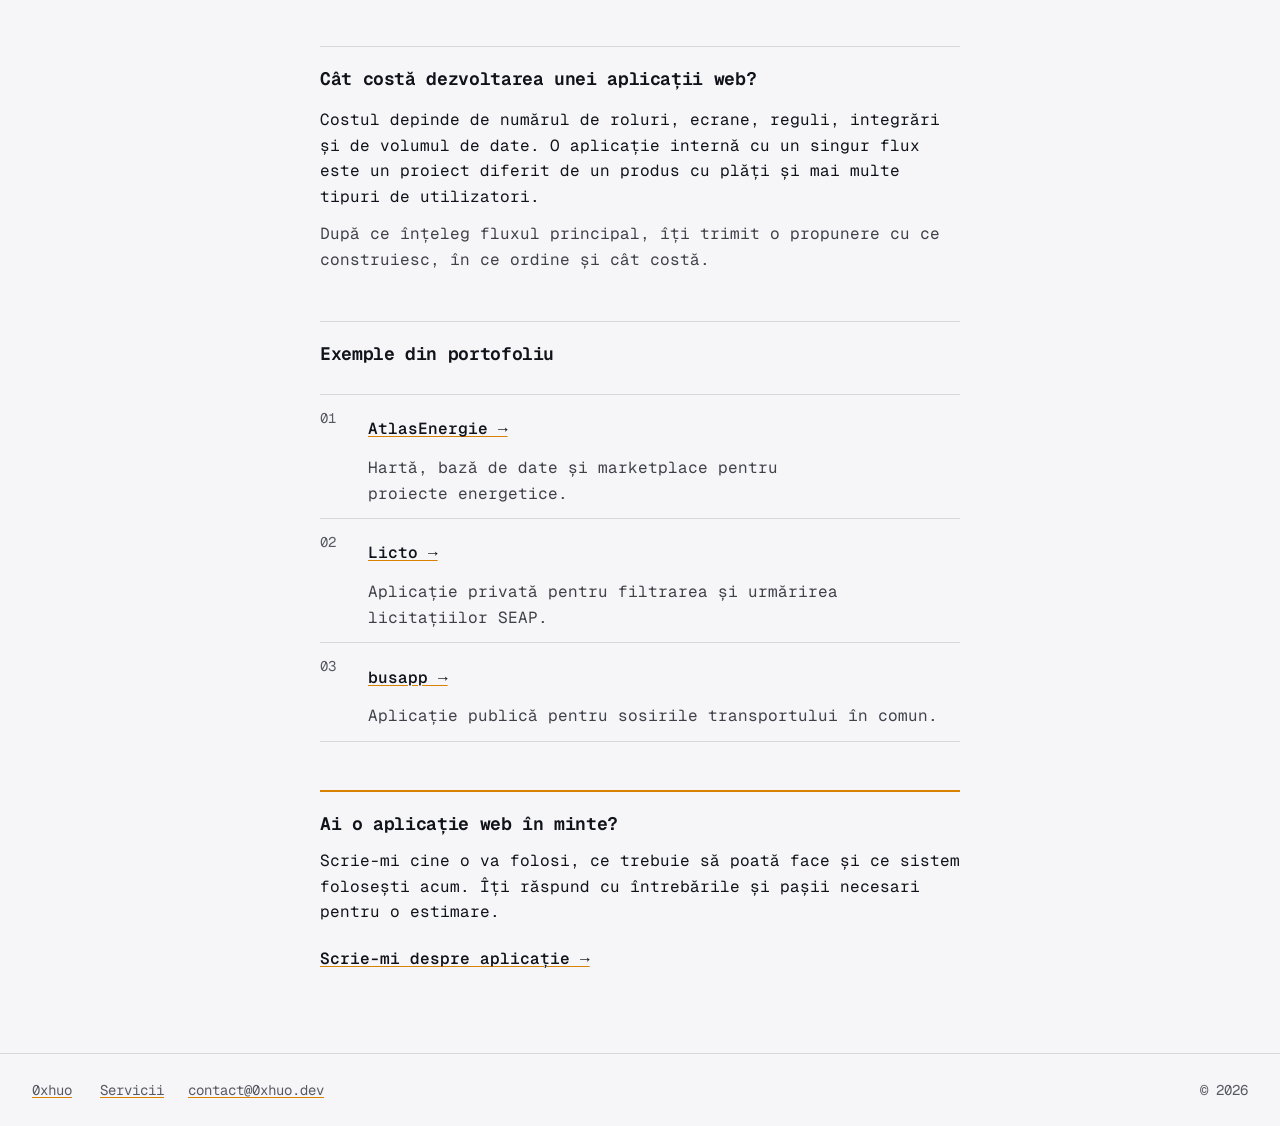
<file: servicii/dezvoltare-aplicatii-web/index.html>
<!doctype html>
<!-- Hallmark · pre-emit critique: P5 H5 E5 S5 R5 V5 · genre: technical-editorial · macrostructure: Letter Hero + Conversational FAQ · design-system: design.md · theme: studied-DNA (https://hudovich.com/) · nav: N9 · footer: Ft2 · enrichment: none -->
<html lang="ro">
  <head>
    <meta charset="utf-8">
    <meta name="viewport" content="width=device-width, initial-scale=1, viewport-fit=cover">
    <title>Dezvoltare aplicații web pentru firme | 0xhuo</title>
    <meta name="description" content="Dezvolt aplicații web, portaluri și instrumente interne pentru firme din România. Colaborare directă cu un inginer de software independent.">
    <meta name="theme-color" content="#1a1b25">
    <meta name="color-scheme" content="dark light">
    <link rel="canonical" href="https://0xhuo.dev/servicii/dezvoltare-aplicatii-web/">
    <link rel="icon" href="/assets/brand/favicon.svg" type="image/svg+xml">
    <link rel="apple-touch-icon" href="/assets/brand/apple-touch-icon.png">
    <link rel="manifest" href="/site.webmanifest">
    <link rel="preload" href="/assets/fonts/geist-mono-latin.woff2" as="font" type="font/woff2" crossorigin>
    <link rel="stylesheet" href="/styles.css">
    <script>(()=>{try{const s=localStorage.getItem("0xhuo-theme");document.documentElement.dataset.theme=s||(matchMedia("(prefers-color-scheme: light)").matches?"light":"dark")}catch{}})();</script>
    <script src="/script.js" defer></script>
    <meta property="og:type" content="website">
    <meta property="og:locale" content="ro_RO">
    <meta property="og:title" content="Dezvoltare aplicații web pentru firme | 0xhuo">
    <meta property="og:description" content="Aplicații web construite în jurul utilizatorilor, datelor și proceselor firmei tale.">
    <meta property="og:url" content="https://0xhuo.dev/servicii/dezvoltare-aplicatii-web/">
    <meta property="og:image" content="https://0xhuo.dev/assets/brand/og.png">
    <meta property="og:image:width" content="1200">
    <meta property="og:image:height" content="630">
    <meta name="twitter:card" content="summary_large_image">
    <script type="application/ld+json">
      {
        "@context": "https://schema.org",
        "@type": "Service",
        "name": "Dezvoltare aplicații web",
        "description": "Dezvoltare de aplicații web, portaluri și instrumente interne pentru firme din România.",
        "url": "https://0xhuo.dev/servicii/dezvoltare-aplicatii-web/",
        "areaServed": { "@type": "Country", "name": "România" },
        "provider": { "@type": "Person", "name": "0xhuo", "jobTitle": "Inginer de software independent", "url": "https://0xhuo.dev/", "email": "contact@0xhuo.dev" }
      }
    </script>
  </head>
  <body>
    <a class="skip-link" href="#main">Sari la conținut</a>
    <header class="site-header">
      <nav class="site-nav container" aria-label="Navigare principală">
        <a class="brand" href="/servicii/" aria-label="Înapoi la servicii">
          <img src="/assets/brand/mark.svg" width="32" height="32" alt="">
          <span>0xhuo</span><span class="brand-context">/ Servicii</span>
        </a>
        <button class="theme-toggle" type="button" aria-label="Schimbă tema de culoare" aria-pressed="false">
          <svg class="theme-icon theme-icon--sun" viewBox="0 0 24 24" aria-hidden="true"><circle cx="12" cy="12" r="3.5"></circle><path d="M12 2.5v2M12 19.5v2M2.5 12h2M19.5 12h2M5.3 5.3l1.4 1.4M17.3 17.3l1.4 1.4M18.7 5.3l-1.4 1.4M6.7 17.3l-1.4 1.4"></path></svg>
          <svg class="theme-icon theme-icon--moon" viewBox="0 0 24 24" aria-hidden="true"><path d="M20 15.4A8.5 8.5 0 0 1 8.6 4a8.5 8.5 0 1 0 11.4 11.4Z"></path></svg>
        </button>
      </nav>
    </header>
    <main id="main">
      <div class="container service-document">
        <header class="service-hero">
          <h1>Aplicații web pentru procese reale.</h1>
          <div class="service-lede">
            <p>Dezvolt aplicații web pentru firme care au nevoie de mai mult decât câteva pagini de prezentare.</p>
            <p>Poate fi un portal pentru clienți, un instrument folosit de echipă sau un produs online cu utilizatori și plăți. Discuți direct cu mine. Lucrez prin firmă, cu contract, și emit factură.</p>
          </div>
        </header>
        <section class="service-question" aria-labelledby="webapp-when">
          <h2 id="webapp-when">Când ai nevoie de o aplicație web?</h2>
          <div class="service-answer">
            <p>Atunci când oamenii nu doar citesc informații, ci trebuie să se autentifice, să introducă date, să urmărească o stare sau să ducă la capăt un proces.</p>
            <p>Dacă problema poate fi rezolvată bine cu un site obișnuit, îți spun asta. Nu complic proiectul doar pentru a-l numi aplicație.</p>
          </div>
        </section>
        <section class="service-question" aria-labelledby="webapp-types">
          <h2 id="webapp-types">Ce pot construi?</h2>
          <div class="service-answer">
            <dl class="service-options">
              <div><dt>Portal pentru clienți</dt><dd>Conturi, documente, cereri, plăți și istoricul relației cu firma.</dd></div>
              <div><dt>Instrument intern</dt><dd>O aplicație care înlocuiește foi de calcul, emailuri și pași făcuți manual.</dd></div>
              <div><dt>Marketplace</dt><dd>Listări, căutare, roluri diferite și legătura dintre cumpărători și vânzători.</dd></div>
              <div><dt>Produs online</dt><dd>O aplicație oferită direct utilizatorilor, cu abonamente sau acces controlat.</dd></div>
            </dl>
          </div>
        </section>
        <section class="service-question" aria-labelledby="webapp-existing">
          <h2 id="webapp-existing">Poate folosi sistemele pe care le ai deja?</h2>
          <div class="service-answer">
            <p>Da, dacă acestea permit integrarea. Pot conecta aplicația la API-uri, baze de date, servicii de plată, instrumente de email sau fișiere exportate din alte programe.</p>
            <p>Înainte să promit o integrare, verific documentația și limitele sistemului existent. Uneori este nevoie de un import periodic în locul unei conexiuni în timp real.</p>
          </div>
        </section>
        <section class="service-question" aria-labelledby="webapp-build">
          <h2 id="webapp-build">Cum construiesc aplicația?</h2>
          <div class="service-answer">
            <p>Încep cu rolurile utilizatorilor și cu pașii pe care îi parcurg. Abia apoi aleg tehnologia, modelez datele și construiesc interfața.</p>
            <p>Primești acces la versiuni intermediare, ca să poți verifica devreme dacă fluxul este corect. Testez pe telefon și desktop și pregătesc publicarea, monitorizarea și predarea.</p>
          </div>
        </section>
        <section class="service-question" aria-labelledby="webapp-price">
          <h2 id="webapp-price">Cât costă dezvoltarea unei aplicații web?</h2>
          <div class="service-answer">
            <p>Costul depinde de numărul de roluri, ecrane, reguli, integrări și de volumul de date. O aplicație internă cu un singur flux este un proiect diferit de un produs cu plăți și mai multe tipuri de utilizatori.</p>
            <p>După ce înțeleg fluxul principal, îți trimit o propunere cu ce construiesc, în ce ordine și cât costă.</p>
          </div>
        </section>
        <section class="service-question" aria-labelledby="webapp-work">
          <h2 id="webapp-work">Exemple din portofoliu</h2>
          <div class="service-answer">
            <ul class="service-projects">
              <li><a class="arrow-link" href="/work/atlas-energie/">AtlasEnergie →</a><span>Hartă, bază de date și marketplace pentru proiecte energetice.</span></li>
              <li><a class="arrow-link" href="/work/licto/">Licto →</a><span>Aplicație privată pentru filtrarea și urmărirea licitațiilor SEAP.</span></li>
              <li><a class="arrow-link" href="/work/busapp/">busapp →</a><span>Aplicație publică pentru sosirile transportului în comun.</span></li>
            </ul>
          </div>
        </section>
        <section class="service-contact" aria-labelledby="webapp-contact">
          <h2 id="webapp-contact">Ai o aplicație web în minte?</h2>
          <p>Scrie-mi cine o va folosi, ce trebuie să poată face și ce sistem folosești acum. Îți răspund cu întrebările și pașii necesari pentru o estimare.</p>
          <a class="arrow-link" href="mailto:contact@0xhuo.dev?subject=Aplicație%20web">Scrie-mi despre aplicație →</a>
        </section>
      </div>
    </main>
    <footer class="site-footer"><div class="footer-meta container"><div class="footer-meta-group"><a href="/">0xhuo</a><a href="/servicii/">Servicii</a><a href="mailto:contact@0xhuo.dev">contact@0xhuo.dev</a></div><span>© 2026</span></div></footer>
  </body>
</html>
</file>
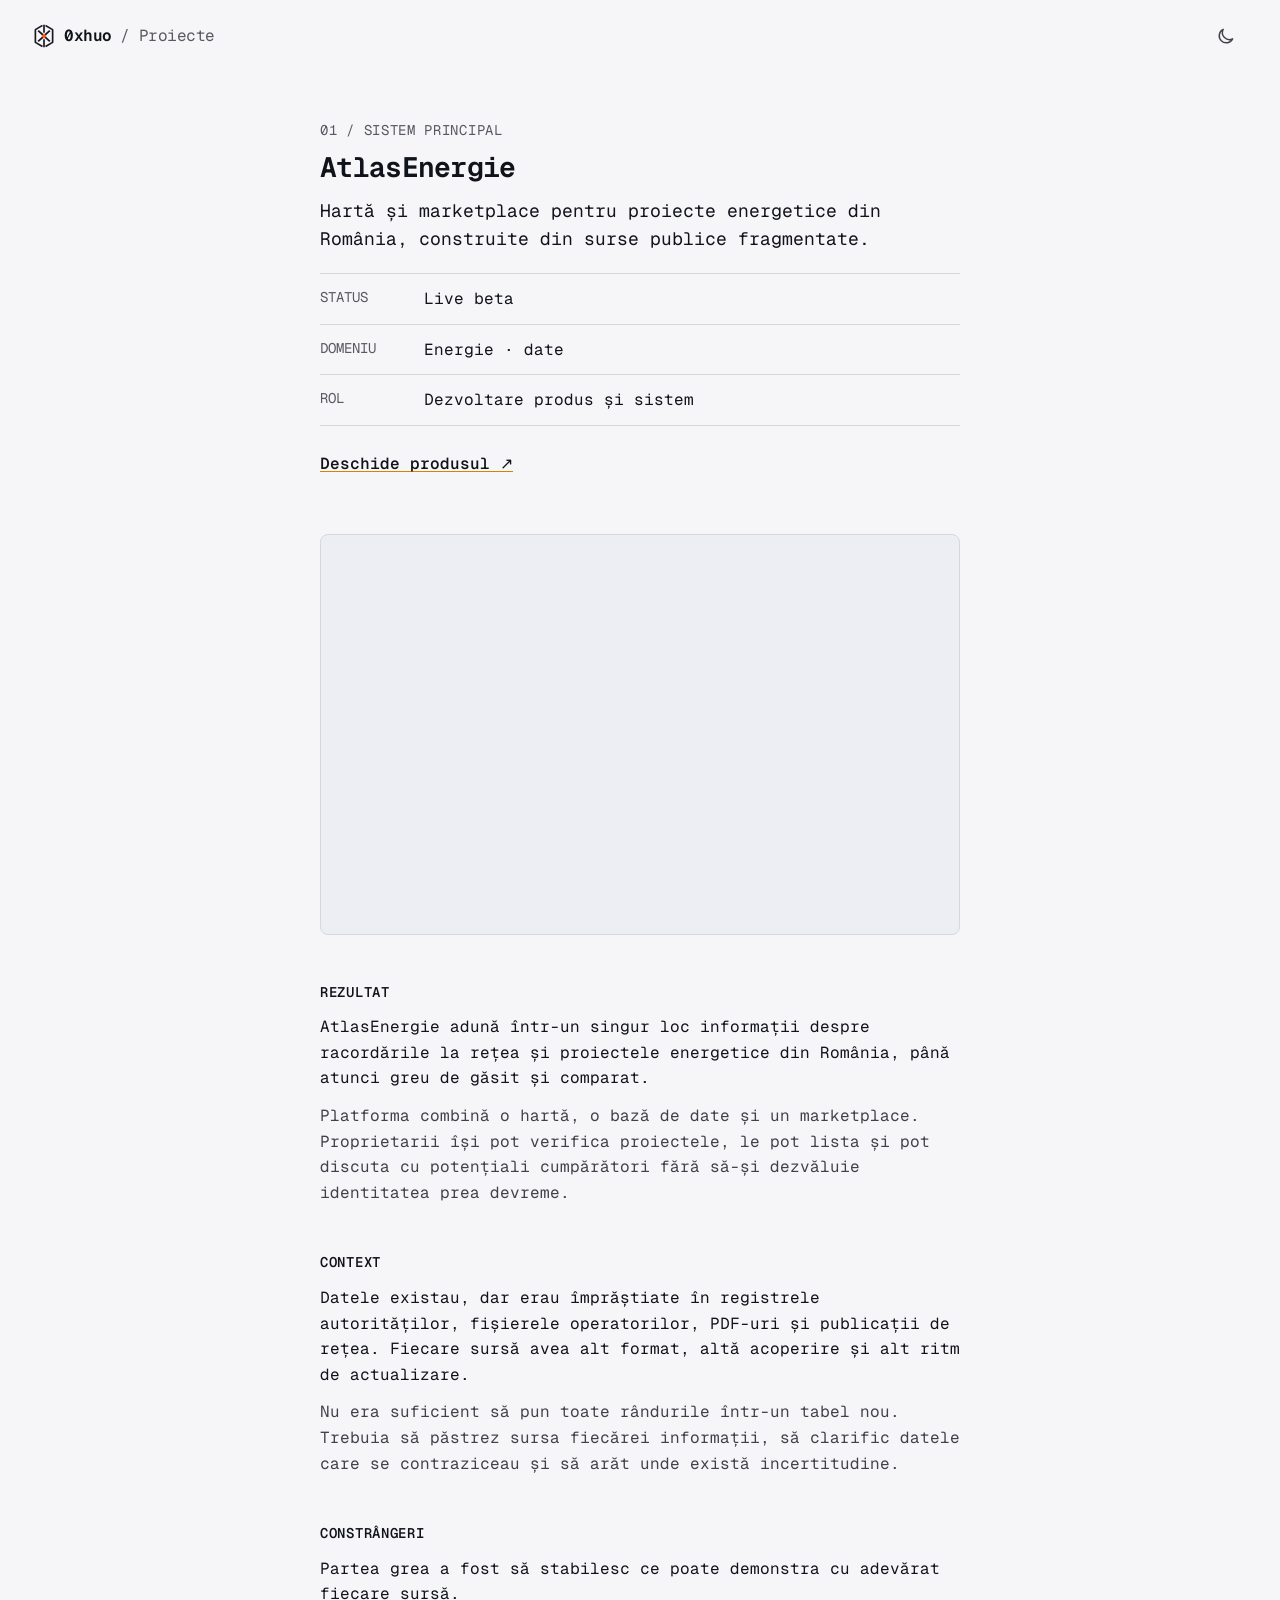
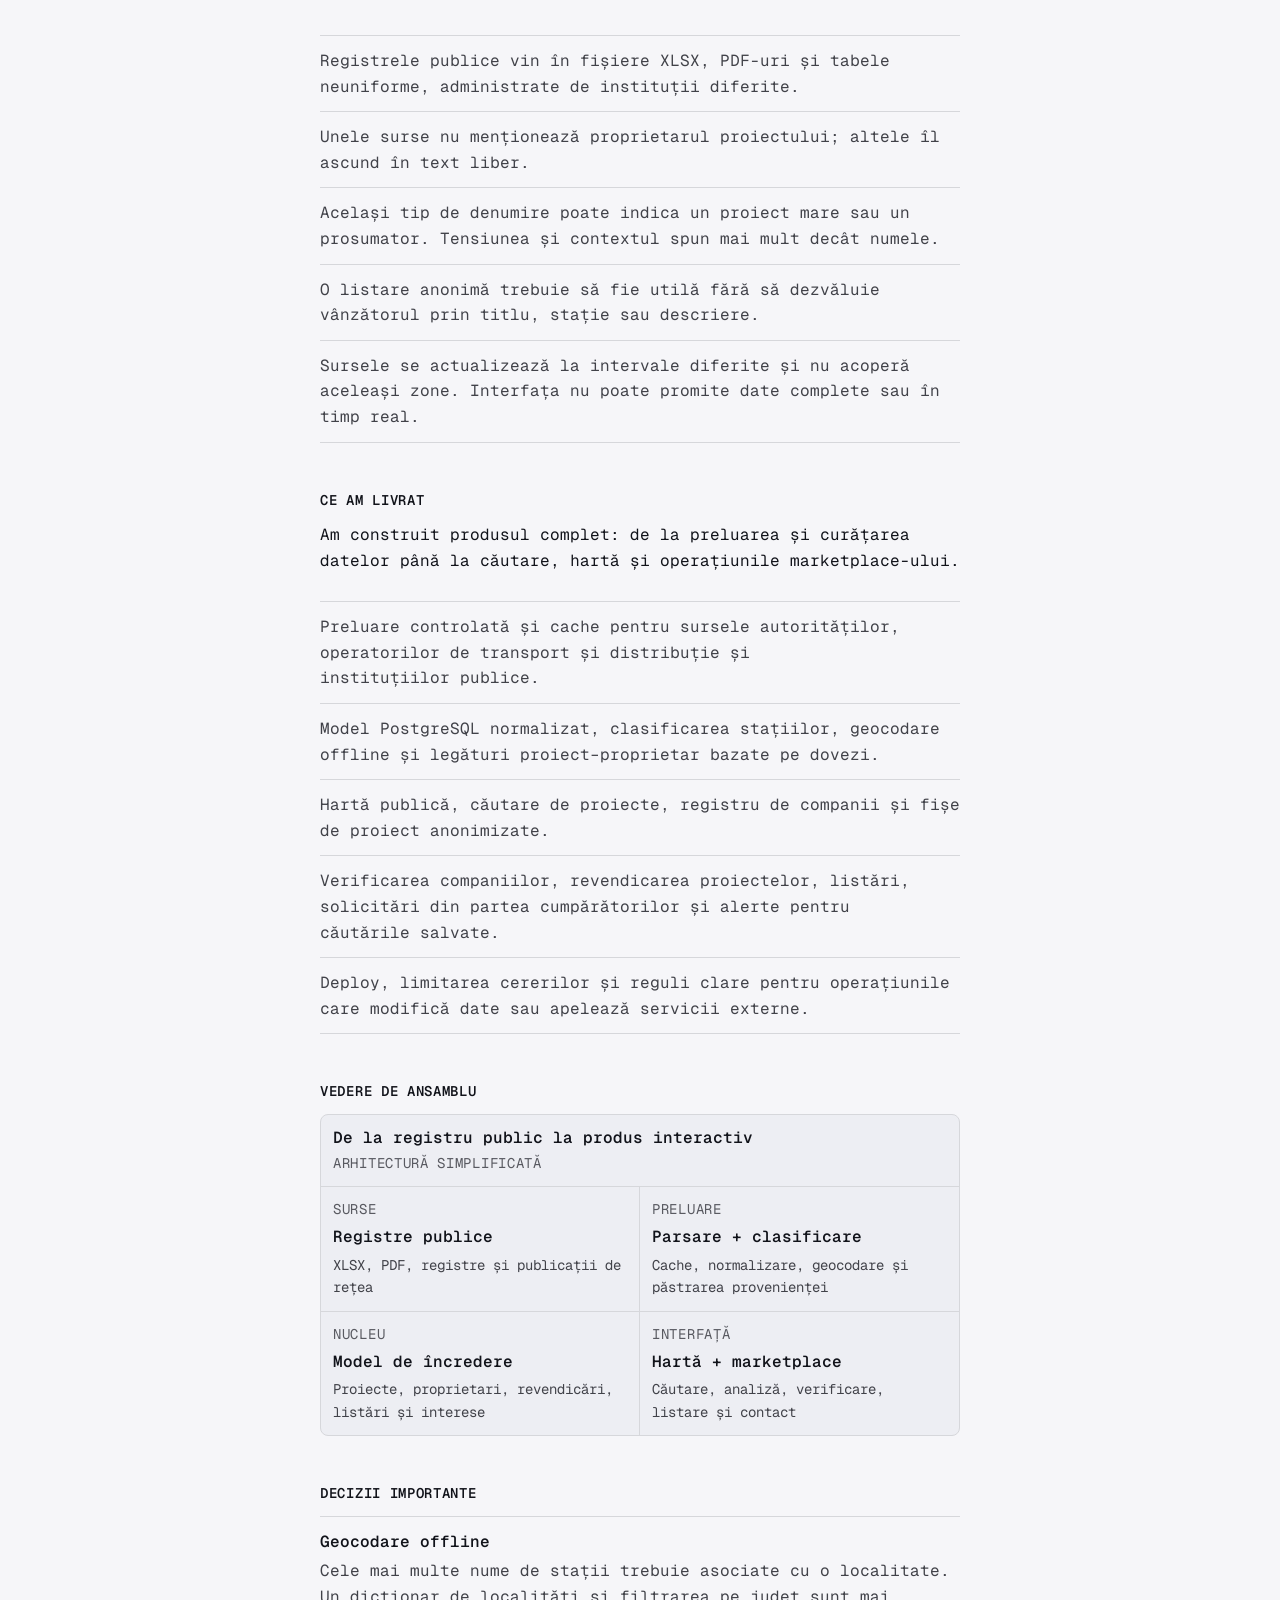
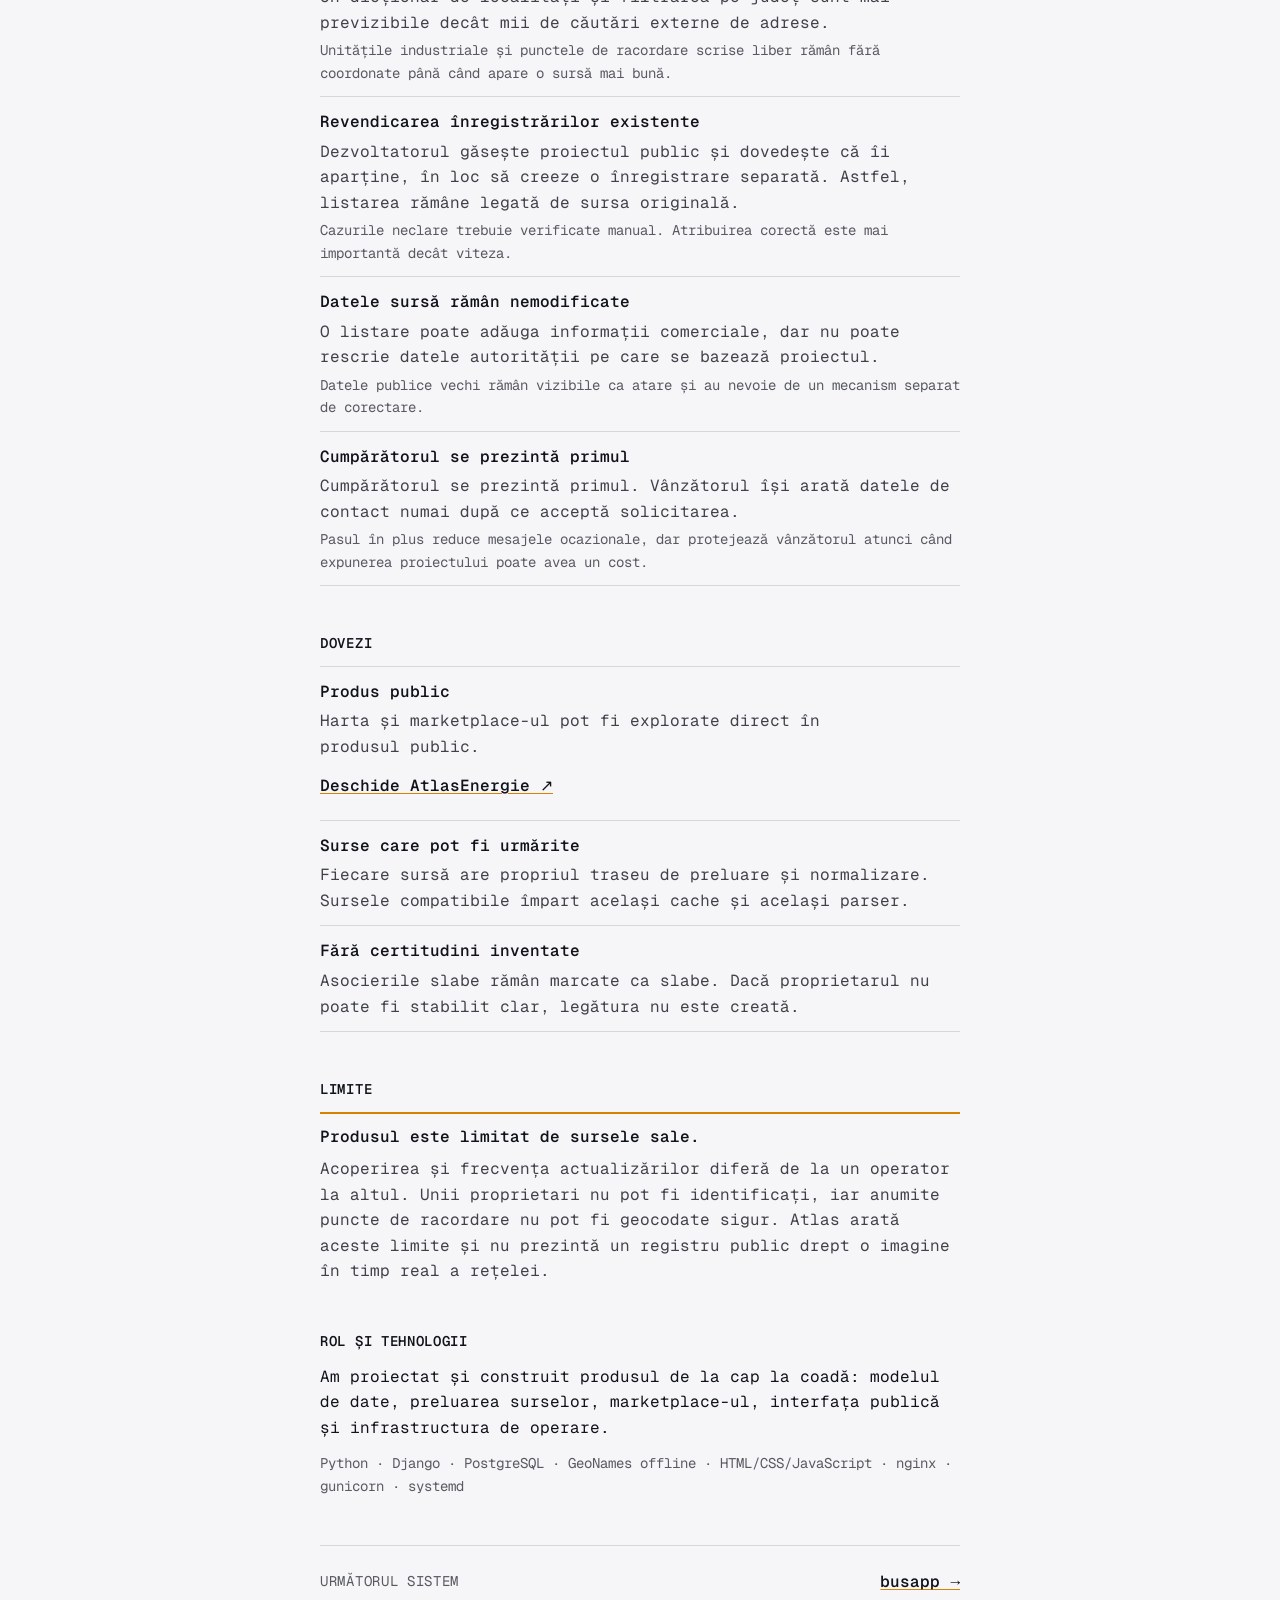
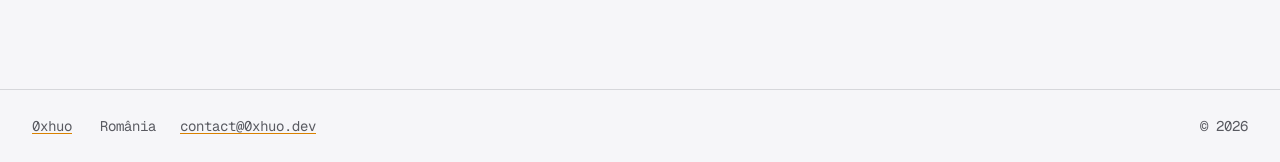
<file: work/atlas-energie/index.html>
<!doctype html>
<!-- Hallmark · pre-emit critique: P5 H5 E5 S5 R5 V5 · genre: technical-editorial · macrostructure: Long Document · design-system: design.md · theme: studied-DNA (https://hudovich.com/) · nav: N9 · footer: Ft2 · designed-as-app -->
<html lang="ro">
  <head>
    <meta charset="utf-8">
    <meta name="viewport" content="width=device-width, initial-scale=1, viewport-fit=cover">
    <title>AtlasEnergie — platformă de date energetice | 0xhuo</title>
    <meta name="description" content="Studiu de caz: cum am construit AtlasEnergie, o hartă și un marketplace pentru proiecte energetice din România, pornind de la surse publice fragmentate.">
    <meta name="theme-color" content="#1a1b25">
    <meta name="color-scheme" content="dark light">
    <link rel="canonical" href="https://0xhuo.dev/work/atlas-energie/">
    <link rel="icon" href="/assets/brand/favicon.svg" type="image/svg+xml">
    <link rel="apple-touch-icon" href="/assets/brand/apple-touch-icon.png">
    <link rel="manifest" href="/site.webmanifest">
    <link rel="preload" href="/assets/fonts/geist-mono-latin.woff2" as="font" type="font/woff2" crossorigin>
    <link rel="stylesheet" href="/styles.css">
    <script>(()=>{try{const s=localStorage.getItem("0xhuo-theme");document.documentElement.dataset.theme=s||(matchMedia("(prefers-color-scheme: light)").matches?"light":"dark")}catch{}})();</script>
    <script src="/script.js" defer></script>
    <meta property="og:type" content="article">
    <meta property="og:locale" content="ro_RO">
    <meta property="og:title" content="AtlasEnergie — platformă de date energetice">
    <meta property="og:description" content="Hartă și marketplace pentru proiecte energetice din România, construite din surse publice fragmentate.">
    <meta property="og:url" content="https://0xhuo.dev/work/atlas-energie/">
    <meta property="og:image" content="https://0xhuo.dev/assets/brand/og.png">
    <meta name="twitter:card" content="summary_large_image">
  </head>
  <body>
    <a class="skip-link" href="#main">Sari la conținut</a>

    <header class="site-header">
      <nav class="site-nav container" aria-label="Navigare principală">
        <a class="brand" href="/" aria-label="Înapoi la proiectele 0xhuo">
          <img src="/assets/brand/mark.svg" width="32" height="32" alt="">
          <span>0xhuo</span>
          <span class="brand-context">/ Proiecte</span>
        </a>
        <button class="theme-toggle" type="button" aria-label="Schimbă tema de culoare" aria-pressed="false">
          <svg class="theme-icon theme-icon--sun" viewBox="0 0 24 24" aria-hidden="true"><circle cx="12" cy="12" r="3.5"></circle><path d="M12 2.5v2M12 19.5v2M2.5 12h2M19.5 12h2M5.3 5.3l1.4 1.4M17.3 17.3l1.4 1.4M18.7 5.3l-1.4 1.4M6.7 17.3l-1.4 1.4"></path></svg>
          <svg class="theme-icon theme-icon--moon" viewBox="0 0 24 24" aria-hidden="true"><path d="M20 15.4A8.5 8.5 0 0 1 8.6 4a8.5 8.5 0 1 0 11.4 11.4Z"></path></svg>
        </button>
      </nav>
    </header>

    <main id="main">
      <div class="container">
        <header class="case-hero">
          <div>
            <p class="case-label">01 / Sistem principal</p>
            <h1>AtlasEnergie</h1>
            <p class="case-deck">Hartă și marketplace pentru proiecte energetice din România, construite din surse publice fragmentate.</p>
          </div>
          <aside class="case-hero-aside" aria-label="Detalii despre proiect">
            <dl class="case-facts">
              <div class="case-fact">
                <dt>Status</dt>
                <dd>Live beta</dd>
              </div>
              <div class="case-fact">
                <dt>Domeniu</dt>
                <dd>Energie · date</dd>
              </div>
              <div class="case-fact">
                <dt>Rol</dt>
                <dd>Dezvoltare produs și sistem</dd>
              </div>
            </dl>
            <a class="arrow-link" href="https://atlasenergie.ro/" target="_blank" rel="noopener noreferrer">Deschide produsul ↗</a>
          </aside>
        </header>

        <figure class="case-cover">
          <picture>
            <source media="(max-width: 719px)" srcset="/assets/projects/atlas-mobile.webp">
            <img src="/assets/projects/atlas.webp" width="1440" height="1000" alt="Marketplace-ul AtlasEnergie, cu filtre pentru tehnologie, județ și starea proiectului" decoding="async">
          </picture>
        </figure>

        <section class="case-section" aria-labelledby="atlas-outcome">
          <h2 id="atlas-outcome">Rezultat</h2>
          <div class="case-content">
            <p>AtlasEnergie adună într-un singur loc informații despre racordările la rețea și proiectele energetice din România, până atunci greu de găsit și comparat.</p>
            <p>Platforma combină o hartă, o bază de date și un marketplace. Proprietarii își pot verifica proiectele, le pot lista și pot discuta cu potențiali cumpărători fără să-și dezvăluie identitatea prea devreme.</p>
          </div>
        </section>

        <section class="case-section" aria-labelledby="atlas-context">
          <h2 id="atlas-context">Context</h2>
          <div class="case-content">
            <p>Datele existau, dar erau împrăștiate în registrele autorităților, fișierele operatorilor, PDF-uri și publicații de rețea. Fiecare sursă avea alt format, altă acoperire și alt ritm de actualizare.</p>
            <p>Nu era suficient să pun toate rândurile într-un tabel nou. Trebuia să păstrez sursa fiecărei informații, să clarific datele care se contraziceau și să arăt unde există incertitudine.</p>
          </div>
        </section>

        <section class="case-section" aria-labelledby="atlas-constraints">
          <h2 id="atlas-constraints">Constrângeri</h2>
          <div class="case-content">
            <p>Partea grea a fost să stabilesc ce poate demonstra cu adevărat fiecare sursă.</p>
            <ul class="constraint-list">
              <li>Registrele publice vin în fișiere XLSX, PDF-uri și tabele neuniforme, administrate de instituții diferite.</li>
              <li>Unele surse nu menționează proprietarul proiectului; altele îl ascund în text liber.</li>
              <li>Același tip de denumire poate indica un proiect mare sau un prosumator. Tensiunea și contextul spun mai mult decât numele.</li>
              <li>O listare anonimă trebuie să fie utilă fără să dezvăluie vânzătorul prin titlu, stație sau descriere.</li>
              <li>Sursele se actualizează la intervale diferite și nu acoperă aceleași zone. Interfața nu poate promite date complete sau în timp real.</li>
            </ul>
          </div>
        </section>

        <section class="case-section" aria-labelledby="atlas-shipped">
          <h2 id="atlas-shipped">Ce am livrat</h2>
          <div class="case-content">
            <p>Am construit produsul complet: de la preluarea și curățarea datelor până la căutare, hartă și operațiunile marketplace-ului.</p>
            <ul class="shipped-list">
              <li>Preluare controlată și cache pentru sursele autorităților, operatorilor de transport și distribuție și instituțiilor publice.</li>
              <li>Model PostgreSQL normalizat, clasificarea stațiilor, geocodare offline și legături proiect–proprietar bazate pe dovezi.</li>
              <li>Hartă publică, căutare de proiecte, registru de companii și fișe de proiect anonimizate.</li>
              <li>Verificarea companiilor, revendicarea proiectelor, listări, solicitări din partea cumpărătorilor și alerte pentru căutările salvate.</li>
              <li>Deploy, limitarea cererilor și reguli clare pentru operațiunile care modifică date sau apelează servicii externe.</li>
            </ul>
          </div>
        </section>

        <section class="case-section" aria-labelledby="atlas-system">
          <h2 id="atlas-system">Vedere de ansamblu</h2>
          <div class="system-panel">
            <div class="system-panel-header">
              <h3>De la registru public la produs interactiv</h3>
              <span class="diagram-label">Arhitectură simplificată</span>
            </div>
            <div class="system-flow" aria-label="Fluxul de date AtlasEnergie">
              <div class="flow-node">
                <span class="diagram-label">Surse</span>
                <strong>Registre publice</strong>
                <span>XLSX, PDF, registre și publicații de rețea</span>
              </div>
              <div class="flow-node">
                <span class="diagram-label">Preluare</span>
                <strong>Parsare + clasificare</strong>
                <span>Cache, normalizare, geocodare și păstrarea provenienței</span>
              </div>
              <div class="flow-node">
                <span class="diagram-label">Nucleu</span>
                <strong>Model de încredere</strong>
                <span>Proiecte, proprietari, revendicări, listări și interese</span>
              </div>
              <div class="flow-node">
                <span class="diagram-label">Interfață</span>
                <strong>Hartă + marketplace</strong>
                <span>Căutare, analiză, verificare, listare și contact</span>
              </div>
            </div>
          </div>
        </section>

        <section class="case-section" aria-labelledby="atlas-decisions">
          <h2 id="atlas-decisions">Decizii importante</h2>
          <dl class="decision-list">
            <div class="decision-row">
              <dt>Geocodare offline</dt>
              <dd>Cele mai multe nume de stații trebuie asociate cu o localitate. Un dicționar de localități și filtrarea pe județ sunt mai previzibile decât mii de căutări externe de adrese.</dd>
              <dd class="decision-tradeoff">Unitățile industriale și punctele de racordare scrise liber rămân fără coordonate până când apare o sursă mai bună.</dd>
            </div>
            <div class="decision-row">
              <dt>Revendicarea înregistrărilor existente</dt>
              <dd>Dezvoltatorul găsește proiectul public și dovedește că îi aparține, în loc să creeze o înregistrare separată. Astfel, listarea rămâne legată de sursa originală.</dd>
              <dd class="decision-tradeoff">Cazurile neclare trebuie verificate manual. Atribuirea corectă este mai importantă decât viteza.</dd>
            </div>
            <div class="decision-row">
              <dt>Datele sursă rămân nemodificate</dt>
              <dd>O listare poate adăuga informații comerciale, dar nu poate rescrie datele autorității pe care se bazează proiectul.</dd>
              <dd class="decision-tradeoff">Datele publice vechi rămân vizibile ca atare și au nevoie de un mecanism separat de corectare.</dd>
            </div>
            <div class="decision-row">
              <dt>Cumpărătorul se prezintă primul</dt>
              <dd>Cumpărătorul se prezintă primul. Vânzătorul își arată datele de contact numai după ce acceptă solicitarea.</dd>
              <dd class="decision-tradeoff">Pasul în plus reduce mesajele ocazionale, dar protejează vânzătorul atunci când expunerea proiectului poate avea un cost.</dd>
            </div>
          </dl>
        </section>

        <section class="case-section" aria-labelledby="atlas-proof">
          <h2 id="atlas-proof">Dovezi</h2>
          <div class="proof-grid">
            <div class="proof-item">
              <strong>Produs public</strong>
              <p>Harta și marketplace-ul pot fi explorate direct în produsul public.</p>
              <a class="arrow-link" href="https://atlasenergie.ro/" target="_blank" rel="noopener noreferrer">Deschide AtlasEnergie ↗</a>
            </div>
            <div class="proof-item">
              <strong>Surse care pot fi urmărite</strong>
              <span>Fiecare sursă are propriul traseu de preluare și normalizare. Sursele compatibile împart același cache și același parser.</span>
            </div>
            <div class="proof-item">
              <strong>Fără certitudini inventate</strong>
              <span>Asocierile slabe rămân marcate ca slabe. Dacă proprietarul nu poate fi stabilit clar, legătura nu este creată.</span>
            </div>
          </div>
        </section>

        <section class="case-section" aria-labelledby="atlas-limits">
          <h2 id="atlas-limits">Limite</h2>
          <div class="limits-panel">
            <h3>Produsul este limitat de sursele sale.</h3>
            <p>Acoperirea și frecvența actualizărilor diferă de la un operator la altul. Unii proprietari nu pot fi identificați, iar anumite puncte de racordare nu pot fi geocodate sigur. Atlas arată aceste limite și nu prezintă un registru public drept o imagine în timp real a rețelei.</p>
          </div>
        </section>

        <section class="case-section" aria-labelledby="atlas-role">
          <h2 id="atlas-role">Rol și tehnologii</h2>
          <div class="case-content">
            <p class="role-statement">Am proiectat și construit produsul de la cap la coadă: modelul de date, preluarea surselor, marketplace-ul, interfața publică și infrastructura de operare.</p>
            <p class="stack-line">Python · Django · PostgreSQL · GeoNames offline · HTML/CSS/JavaScript · nginx · gunicorn · systemd</p>
          </div>
        </section>

        <nav class="next-case" aria-label="Următorul studiu de caz">
          <span class="next-case-label">Următorul sistem</span>
          <a class="arrow-link" href="/work/busapp/">busapp →</a>
        </nav>
      </div>
    </main>

    <footer class="site-footer">
      <div class="footer-meta container">
        <div class="footer-meta-group">
          <a href="/">0xhuo</a>
          <span>România</span>
          <a href="mailto:contact@0xhuo.dev">contact@0xhuo.dev</a>
        </div>
        <span>© 2026</span>
      </div>
    </footer>
  </body>
</html>
</file>
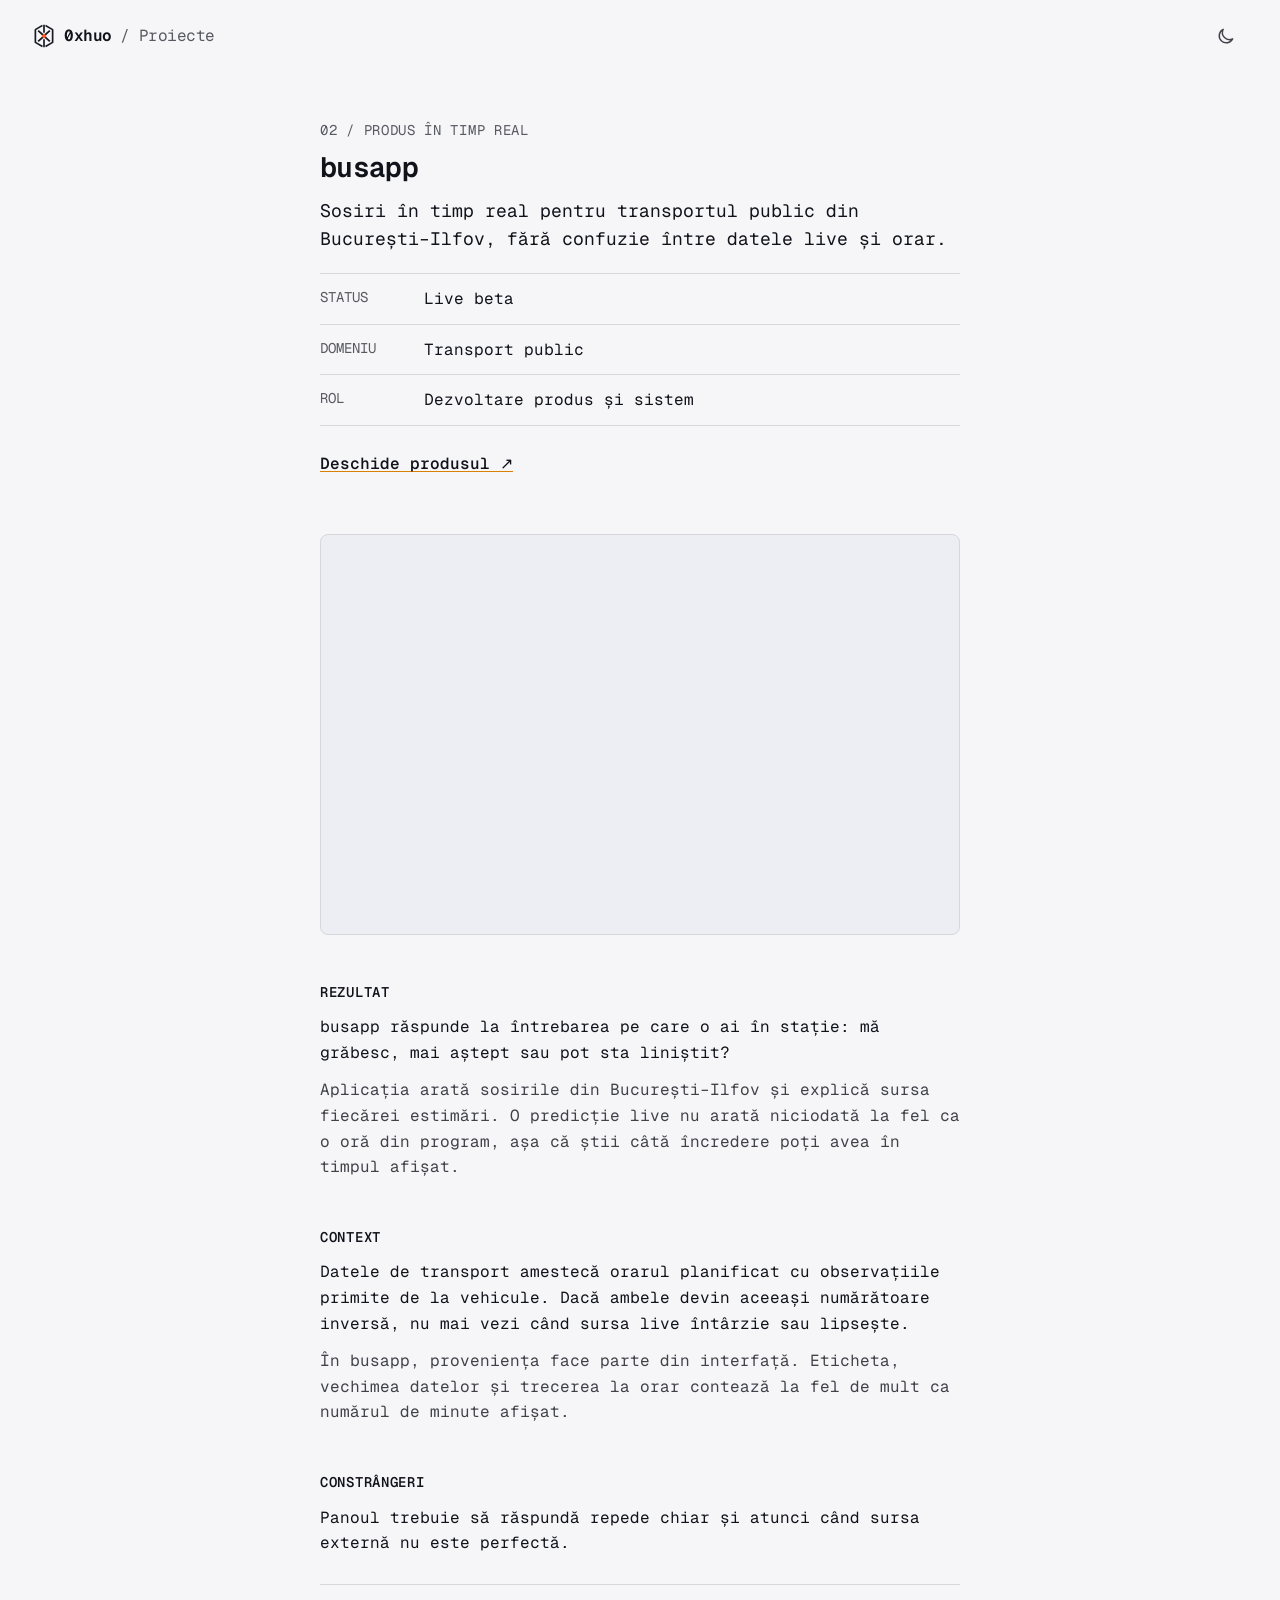
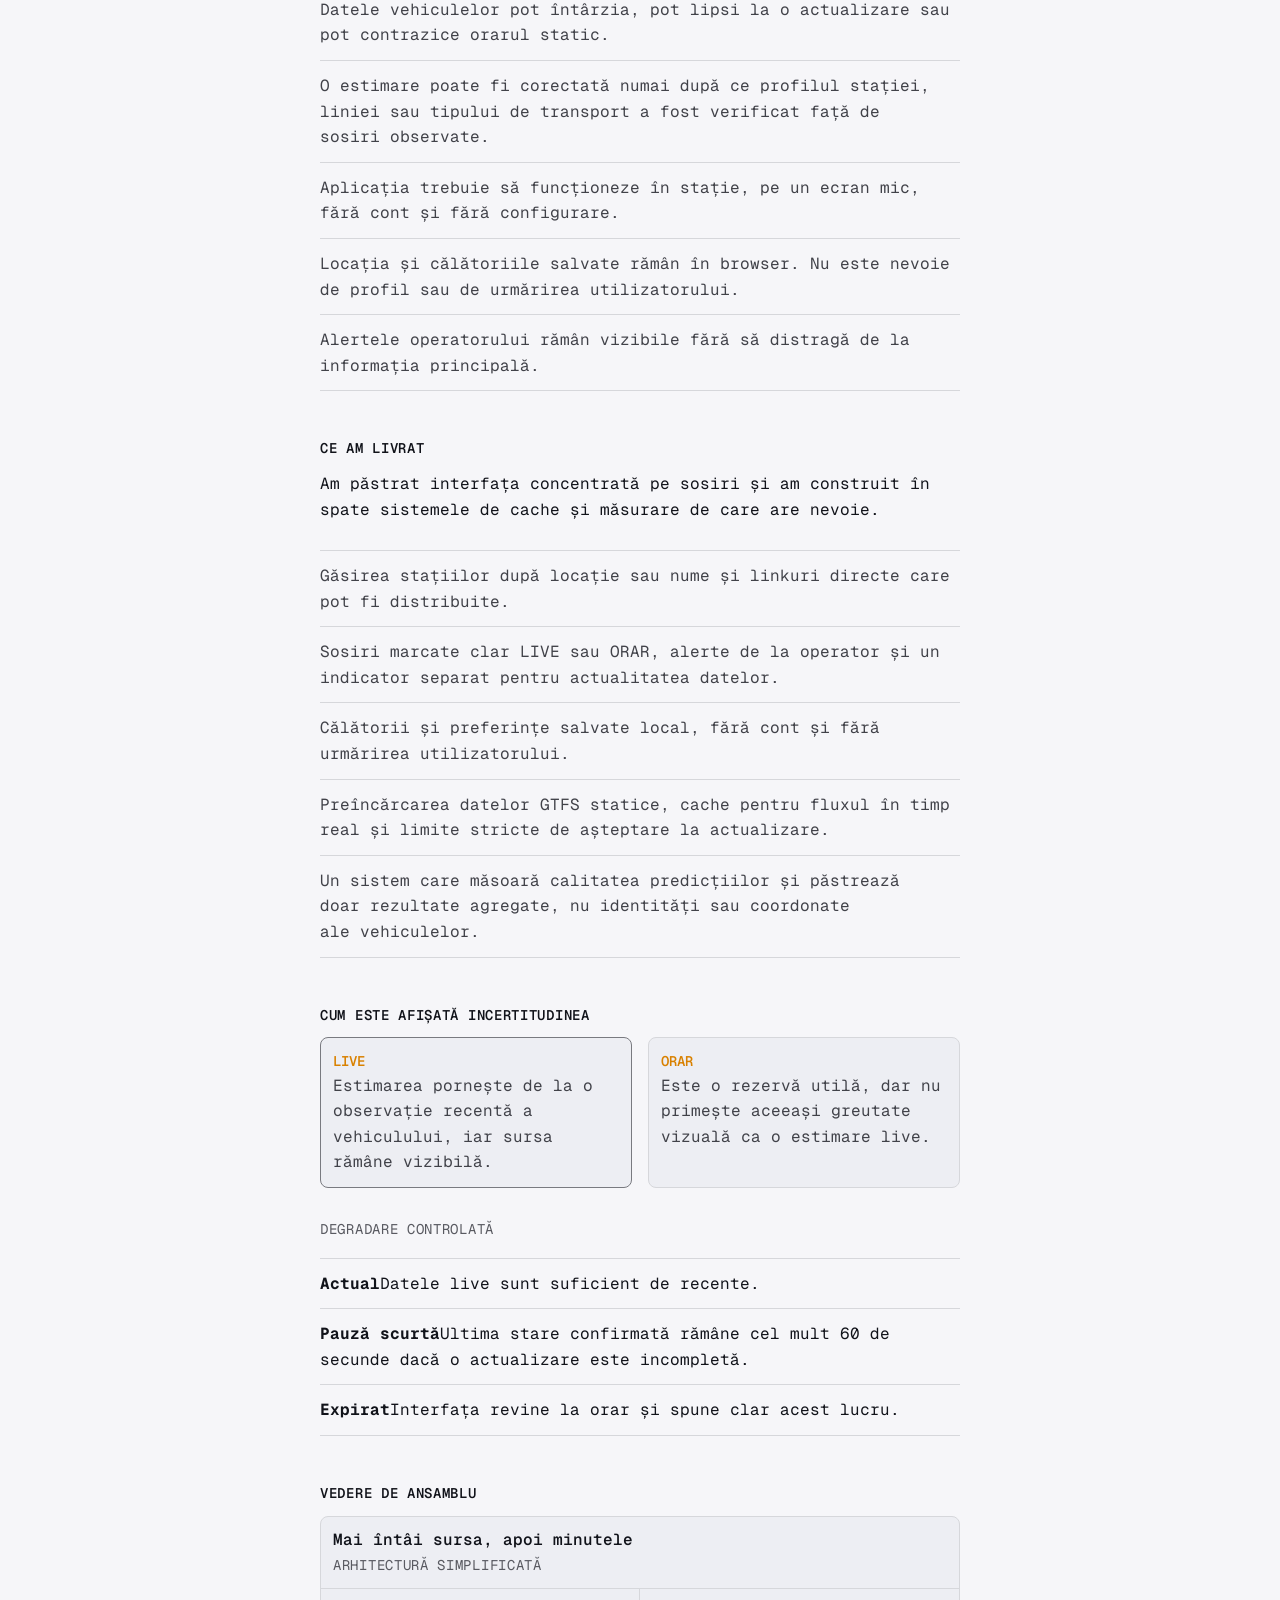
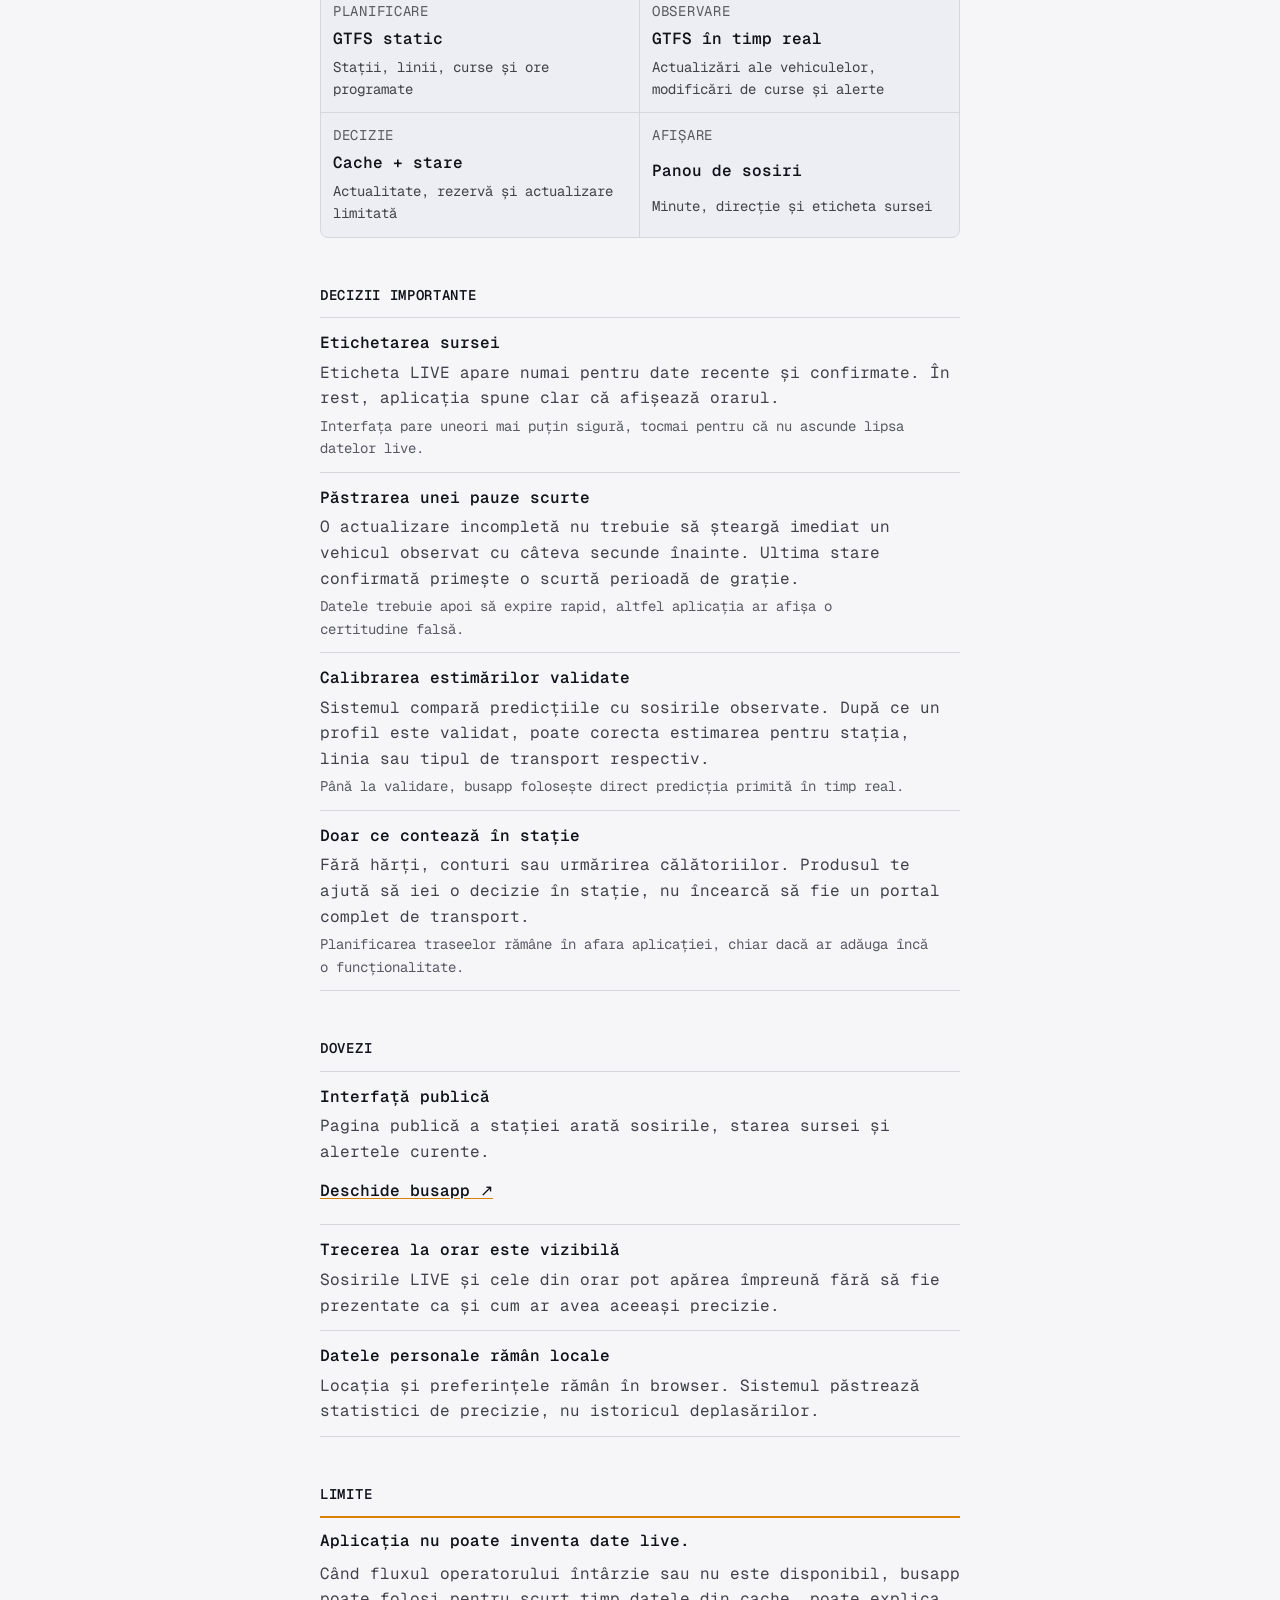
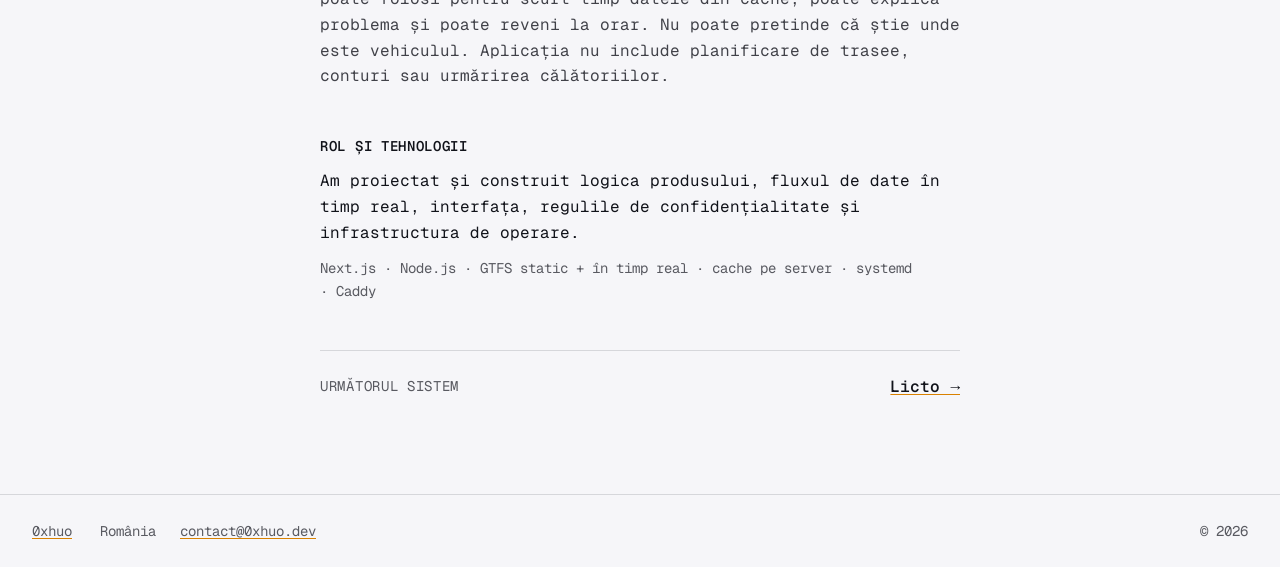
<file: work/busapp/index.html>
<!doctype html>
<!-- Hallmark · pre-emit critique: P5 H5 E5 S5 R5 V5 · genre: technical-editorial · macrostructure: Long Document · design-system: design.md · theme: studied-DNA (https://hudovich.com/) · nav: N9 · footer: Ft2 · designed-as-app -->
<html lang="ro">
  <head>
    <meta charset="utf-8">
    <meta name="viewport" content="width=device-width, initial-scale=1, viewport-fit=cover">
    <title>busapp — transport public în timp real | 0xhuo</title>
    <meta name="description" content="Studiu de caz busapp: aplicație web cu sosiri în timp real pentru transportul public din București–Ilfov și diferențe clare între date live și orar.">
    <meta name="theme-color" content="#1a1b25">
    <meta name="color-scheme" content="dark light">
    <link rel="canonical" href="https://0xhuo.dev/work/busapp/">
    <link rel="icon" href="/assets/brand/favicon.svg" type="image/svg+xml">
    <link rel="apple-touch-icon" href="/assets/brand/apple-touch-icon.png">
    <link rel="manifest" href="/site.webmanifest">
    <link rel="preload" href="/assets/fonts/geist-mono-latin.woff2" as="font" type="font/woff2" crossorigin>
    <link rel="stylesheet" href="/styles.css">
    <script>(()=>{try{const s=localStorage.getItem("0xhuo-theme");document.documentElement.dataset.theme=s||(matchMedia("(prefers-color-scheme: light)").matches?"light":"dark")}catch{}})();</script>
    <script src="/script.js" defer></script>
    <meta property="og:type" content="article">
    <meta property="og:locale" content="ro_RO">
    <meta property="og:title" content="busapp — transport public în timp real">
    <meta property="og:description" content="Sosiri în timp real pentru transportul public din București–Ilfov, fără confuzie între datele live și orar.">
    <meta property="og:url" content="https://0xhuo.dev/work/busapp/">
    <meta property="og:image" content="https://0xhuo.dev/assets/brand/og.png">
    <meta name="twitter:card" content="summary_large_image">
  </head>
  <body>
    <a class="skip-link" href="#main">Sari la conținut</a>

    <header class="site-header">
      <nav class="site-nav container" aria-label="Navigare principală">
        <a class="brand" href="/" aria-label="Înapoi la proiectele 0xhuo">
          <img src="/assets/brand/mark.svg" width="32" height="32" alt="">
          <span>0xhuo</span>
          <span class="brand-context">/ Proiecte</span>
        </a>
        <button class="theme-toggle" type="button" aria-label="Schimbă tema de culoare" aria-pressed="false">
          <svg class="theme-icon theme-icon--sun" viewBox="0 0 24 24" aria-hidden="true"><circle cx="12" cy="12" r="3.5"></circle><path d="M12 2.5v2M12 19.5v2M2.5 12h2M19.5 12h2M5.3 5.3l1.4 1.4M17.3 17.3l1.4 1.4M18.7 5.3l-1.4 1.4M6.7 17.3l-1.4 1.4"></path></svg>
          <svg class="theme-icon theme-icon--moon" viewBox="0 0 24 24" aria-hidden="true"><path d="M20 15.4A8.5 8.5 0 0 1 8.6 4a8.5 8.5 0 1 0 11.4 11.4Z"></path></svg>
        </button>
      </nav>
    </header>

    <main id="main">
      <div class="container">
        <header class="case-hero">
          <div>
            <p class="case-label">02 / Produs în timp real</p>
            <h1>busapp</h1>
            <p class="case-deck">Sosiri în timp real pentru transportul public din București–Ilfov, fără confuzie între datele live și orar.</p>
          </div>
          <aside class="case-hero-aside" aria-label="Detalii despre proiect">
            <dl class="case-facts">
              <div class="case-fact">
                <dt>Status</dt>
                <dd>Live beta</dd>
              </div>
              <div class="case-fact">
                <dt>Domeniu</dt>
                <dd>Transport public</dd>
              </div>
              <div class="case-fact">
                <dt>Rol</dt>
                <dd>Dezvoltare produs și sistem</dd>
              </div>
            </dl>
            <a class="arrow-link" href="https://vine.licto.ro/?station=7428" target="_blank" rel="noopener noreferrer">Deschide produsul ↗</a>
          </aside>
        </header>

        <figure class="case-cover case-cover--busapp">
          <picture>
            <source media="(max-width: 719px)" srcset="/assets/projects/busapp-mobile.webp">
            <img src="/assets/projects/busapp.webp" width="1440" height="1000" alt="Panoul busapp pentru stația Piața Unirii 1, cu sosiri marcate LIVE și ORAR" decoding="async">
          </picture>
        </figure>

        <section class="case-section" aria-labelledby="busapp-outcome">
          <h2 id="busapp-outcome">Rezultat</h2>
          <div class="case-content">
            <p>busapp răspunde la întrebarea pe care o ai în stație: mă grăbesc, mai aștept sau pot sta liniștit?</p>
            <p>Aplicația arată sosirile din București–Ilfov și explică sursa fiecărei estimări. O predicție live nu arată niciodată la fel ca o oră din program, așa că știi câtă încredere poți avea în timpul afișat.</p>
          </div>
        </section>

        <section class="case-section" aria-labelledby="busapp-context">
          <h2 id="busapp-context">Context</h2>
          <div class="case-content">
            <p>Datele de transport amestecă orarul planificat cu observațiile primite de la vehicule. Dacă ambele devin aceeași numărătoare inversă, nu mai vezi când sursa live întârzie sau lipsește.</p>
            <p>În busapp, proveniența face parte din interfață. Eticheta, vechimea datelor și trecerea la orar contează la fel de mult ca numărul de minute afișat.</p>
          </div>
        </section>

        <section class="case-section" aria-labelledby="busapp-constraints">
          <h2 id="busapp-constraints">Constrângeri</h2>
          <div class="case-content">
            <p>Panoul trebuie să răspundă repede chiar și atunci când sursa externă nu este perfectă.</p>
            <ul class="constraint-list">
              <li>Datele vehiculelor pot întârzia, pot lipsi la o actualizare sau pot contrazice orarul static.</li>
              <li>O estimare poate fi corectată numai după ce profilul stației, liniei sau tipului de transport a fost verificat față de sosiri observate.</li>
              <li>Aplicația trebuie să funcționeze în stație, pe un ecran mic, fără cont și fără configurare.</li>
              <li>Locația și călătoriile salvate rămân în browser. Nu este nevoie de profil sau de urmărirea utilizatorului.</li>
              <li>Alertele operatorului rămân vizibile fără să distragă de la informația principală.</li>
            </ul>
          </div>
        </section>

        <section class="case-section" aria-labelledby="busapp-shipped">
          <h2 id="busapp-shipped">Ce am livrat</h2>
          <div class="case-content">
            <p>Am păstrat interfața concentrată pe sosiri și am construit în spate sistemele de cache și măsurare de care are nevoie.</p>
            <ul class="shipped-list">
              <li>Găsirea stațiilor după locație sau nume și linkuri directe care pot fi distribuite.</li>
              <li>Sosiri marcate clar LIVE sau ORAR, alerte de la operator și un indicator separat pentru actualitatea datelor.</li>
              <li>Călătorii și preferințe salvate local, fără cont și fără urmărirea utilizatorului.</li>
              <li>Preîncărcarea datelor GTFS statice, cache pentru fluxul în timp real și limite stricte de așteptare la actualizare.</li>
              <li>Un sistem care măsoară calitatea predicțiilor și păstrează doar rezultate agregate, nu identități sau coordonate ale vehiculelor.</li>
            </ul>
          </div>
        </section>

        <section class="case-section" aria-labelledby="busapp-uncertainty">
          <h2 id="busapp-uncertainty">Cum este afișată incertitudinea</h2>
          <div class="case-content">
            <div class="state-comparison">
              <div class="state-card state-card--live">
                <div class="state-card-label">LIVE</div>
                <p>Estimarea pornește de la o observație recentă a vehiculului, iar sursa rămâne vizibilă.</p>
              </div>
              <div class="state-card">
                <div class="state-card-label">ORAR</div>
                <p>Este o rezervă utilă, dar nu primește aceeași greutate vizuală ca o estimare live.</p>
              </div>
            </div>
            <div class="freshness-line">
              <span class="diagram-label">Degradare controlată</span>
              <ol class="freshness-steps">
                <li><strong>Actual</strong>Datele live sunt suficient de recente.</li>
                <li><strong>Pauză scurtă</strong>Ultima stare confirmată rămâne cel mult 60 de secunde dacă o actualizare este incompletă.</li>
                <li><strong>Expirat</strong>Interfața revine la orar și spune clar acest lucru.</li>
              </ol>
            </div>
          </div>
        </section>

        <section class="case-section" aria-labelledby="busapp-system">
          <h2 id="busapp-system">Vedere de ansamblu</h2>
          <div class="system-panel">
            <div class="system-panel-header">
              <h3>Mai întâi sursa, apoi minutele</h3>
              <span class="diagram-label">Arhitectură simplificată</span>
            </div>
            <div class="system-flow" aria-label="Fluxul de date busapp">
              <div class="flow-node">
                <span class="diagram-label">Planificare</span>
                <strong>GTFS static</strong>
                <span>Stații, linii, curse și ore programate</span>
              </div>
              <div class="flow-node">
                <span class="diagram-label">Observare</span>
                <strong>GTFS în timp real</strong>
                <span>Actualizări ale vehiculelor, modificări de curse și alerte</span>
              </div>
              <div class="flow-node">
                <span class="diagram-label">Decizie</span>
                <strong>Cache + stare</strong>
                <span>Actualitate, rezervă și actualizare limitată</span>
              </div>
              <div class="flow-node">
                <span class="diagram-label">Afișare</span>
                <strong>Panou de sosiri</strong>
                <span>Minute, direcție și eticheta sursei</span>
              </div>
            </div>
          </div>
        </section>

        <section class="case-section" aria-labelledby="busapp-decisions">
          <h2 id="busapp-decisions">Decizii importante</h2>
          <dl class="decision-list">
            <div class="decision-row">
              <dt>Etichetarea sursei</dt>
              <dd>Eticheta LIVE apare numai pentru date recente și confirmate. În rest, aplicația spune clar că afișează orarul.</dd>
              <dd class="decision-tradeoff">Interfața pare uneori mai puțin sigură, tocmai pentru că nu ascunde lipsa datelor live.</dd>
            </div>
            <div class="decision-row">
              <dt>Păstrarea unei pauze scurte</dt>
              <dd>O actualizare incompletă nu trebuie să șteargă imediat un vehicul observat cu câteva secunde înainte. Ultima stare confirmată primește o scurtă perioadă de grație.</dd>
              <dd class="decision-tradeoff">Datele trebuie apoi să expire rapid, altfel aplicația ar afișa o certitudine falsă.</dd>
            </div>
            <div class="decision-row">
              <dt>Calibrarea estimărilor validate</dt>
              <dd>Sistemul compară predicțiile cu sosirile observate. După ce un profil este validat, poate corecta estimarea pentru stația, linia sau tipul de transport respectiv.</dd>
              <dd class="decision-tradeoff">Până la validare, busapp folosește direct predicția primită în timp real.</dd>
            </div>
            <div class="decision-row">
              <dt>Doar ce contează în stație</dt>
              <dd>Fără hărți, conturi sau urmărirea călătoriilor. Produsul te ajută să iei o decizie în stație, nu încearcă să fie un portal complet de transport.</dd>
              <dd class="decision-tradeoff">Planificarea traseelor rămâne în afara aplicației, chiar dacă ar adăuga încă o funcționalitate.</dd>
            </div>
          </dl>
        </section>

        <section class="case-section" aria-labelledby="busapp-proof">
          <h2 id="busapp-proof">Dovezi</h2>
          <div class="proof-grid">
            <div class="proof-item">
              <strong>Interfață publică</strong>
              <p>Pagina publică a stației arată sosirile, starea sursei și alertele curente.</p>
              <a class="arrow-link" href="https://vine.licto.ro/?station=7428" target="_blank" rel="noopener noreferrer">Deschide busapp ↗</a>
            </div>
            <div class="proof-item">
              <strong>Trecerea la orar este vizibilă</strong>
              <span>Sosirile LIVE și cele din orar pot apărea împreună fără să fie prezentate ca și cum ar avea aceeași precizie.</span>
            </div>
            <div class="proof-item">
              <strong>Datele personale rămân locale</strong>
              <span>Locația și preferințele rămân în browser. Sistemul păstrează statistici de precizie, nu istoricul deplasărilor.</span>
            </div>
          </div>
        </section>

        <section class="case-section" aria-labelledby="busapp-limits">
          <h2 id="busapp-limits">Limite</h2>
          <div class="limits-panel">
            <h3>Aplicația nu poate inventa date live.</h3>
            <p>Când fluxul operatorului întârzie sau nu este disponibil, busapp poate folosi pentru scurt timp datele din cache, poate explica problema și poate reveni la orar. Nu poate pretinde că știe unde este vehiculul. Aplicația nu include planificare de trasee, conturi sau urmărirea călătoriilor.</p>
          </div>
        </section>

        <section class="case-section" aria-labelledby="busapp-role">
          <h2 id="busapp-role">Rol și tehnologii</h2>
          <div class="case-content">
            <p class="role-statement">Am proiectat și construit logica produsului, fluxul de date în timp real, interfața, regulile de confidențialitate și infrastructura de operare.</p>
            <p class="stack-line">Next.js · Node.js · GTFS static + în timp real · cache pe server · systemd · Caddy</p>
          </div>
        </section>

        <nav class="next-case" aria-label="Următorul studiu de caz">
          <span class="next-case-label">Următorul sistem</span>
          <a class="arrow-link" href="/work/licto/">Licto →</a>
        </nav>
      </div>
    </main>

    <footer class="site-footer">
      <div class="footer-meta container">
        <div class="footer-meta-group">
          <a href="/">0xhuo</a>
          <span>România</span>
          <a href="mailto:contact@0xhuo.dev">contact@0xhuo.dev</a>
        </div>
        <span>© 2026</span>
      </div>
    </footer>
  </body>
</html>
</file>
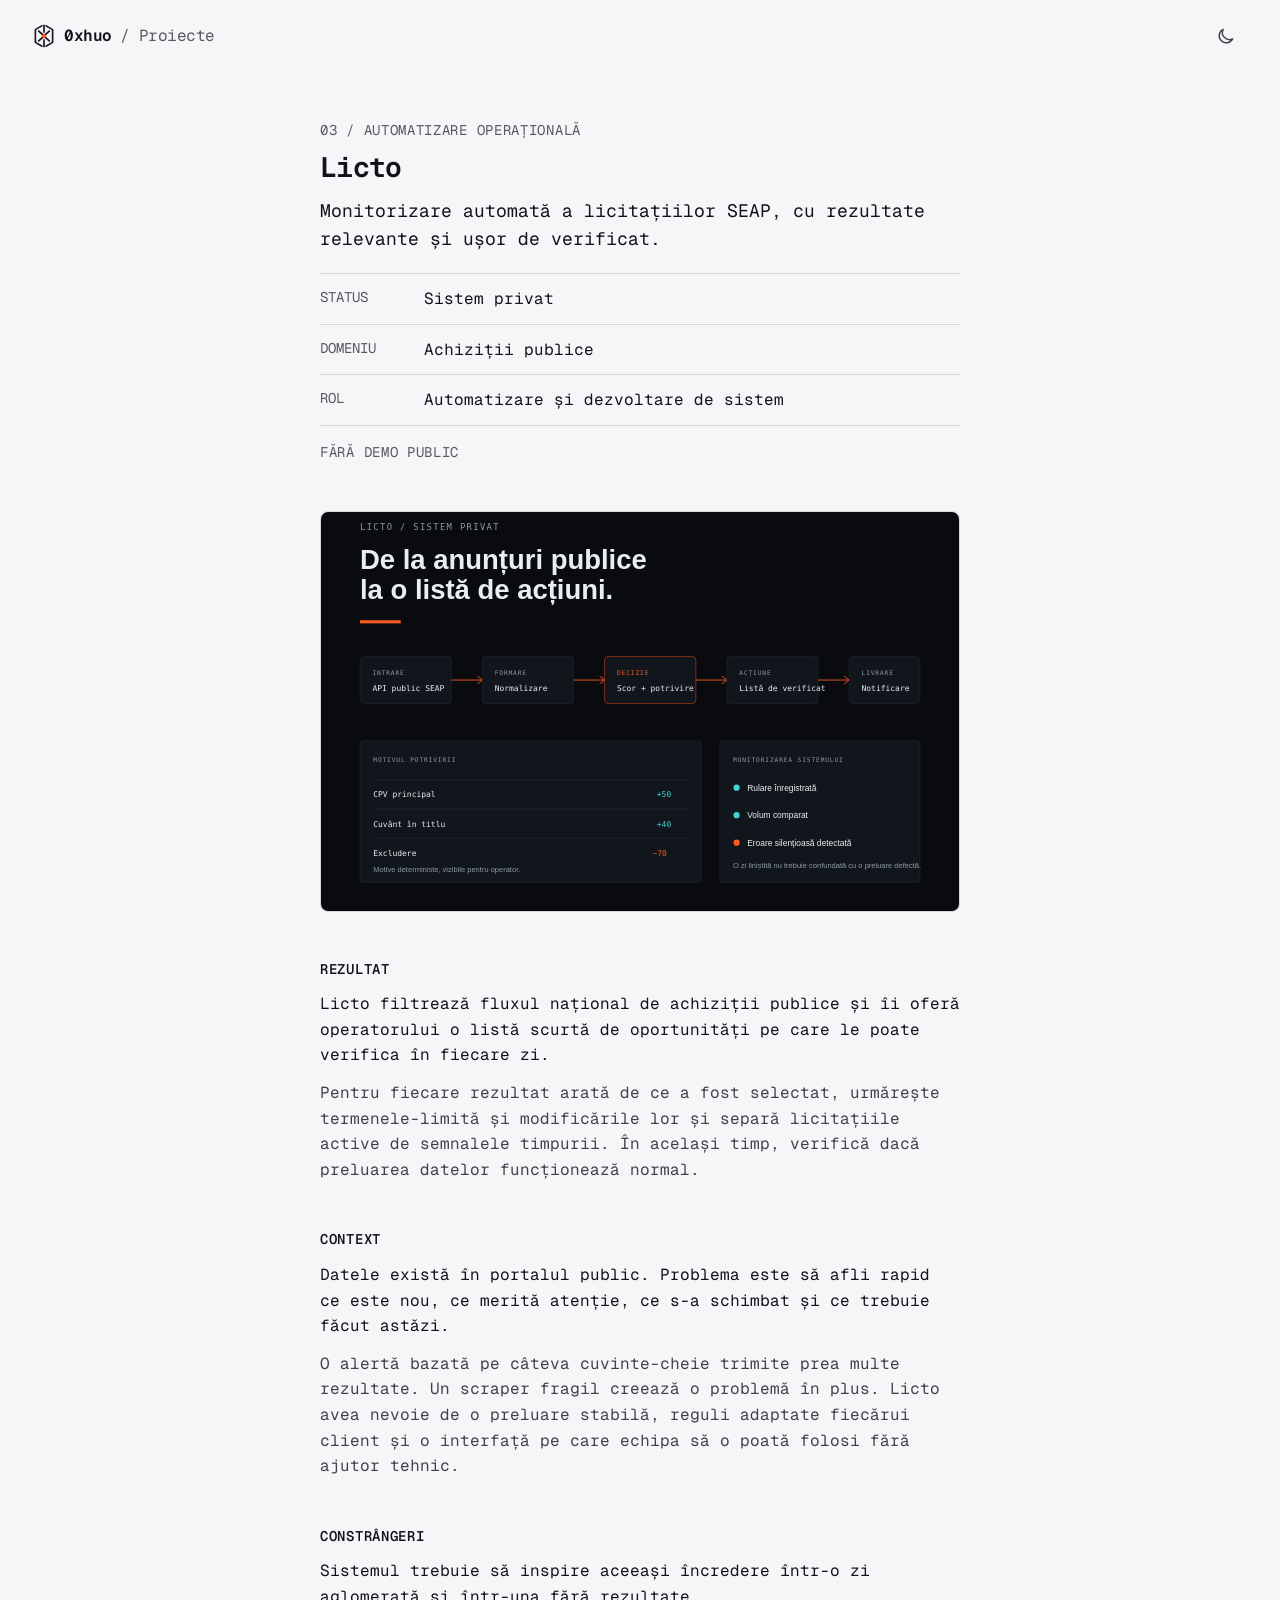
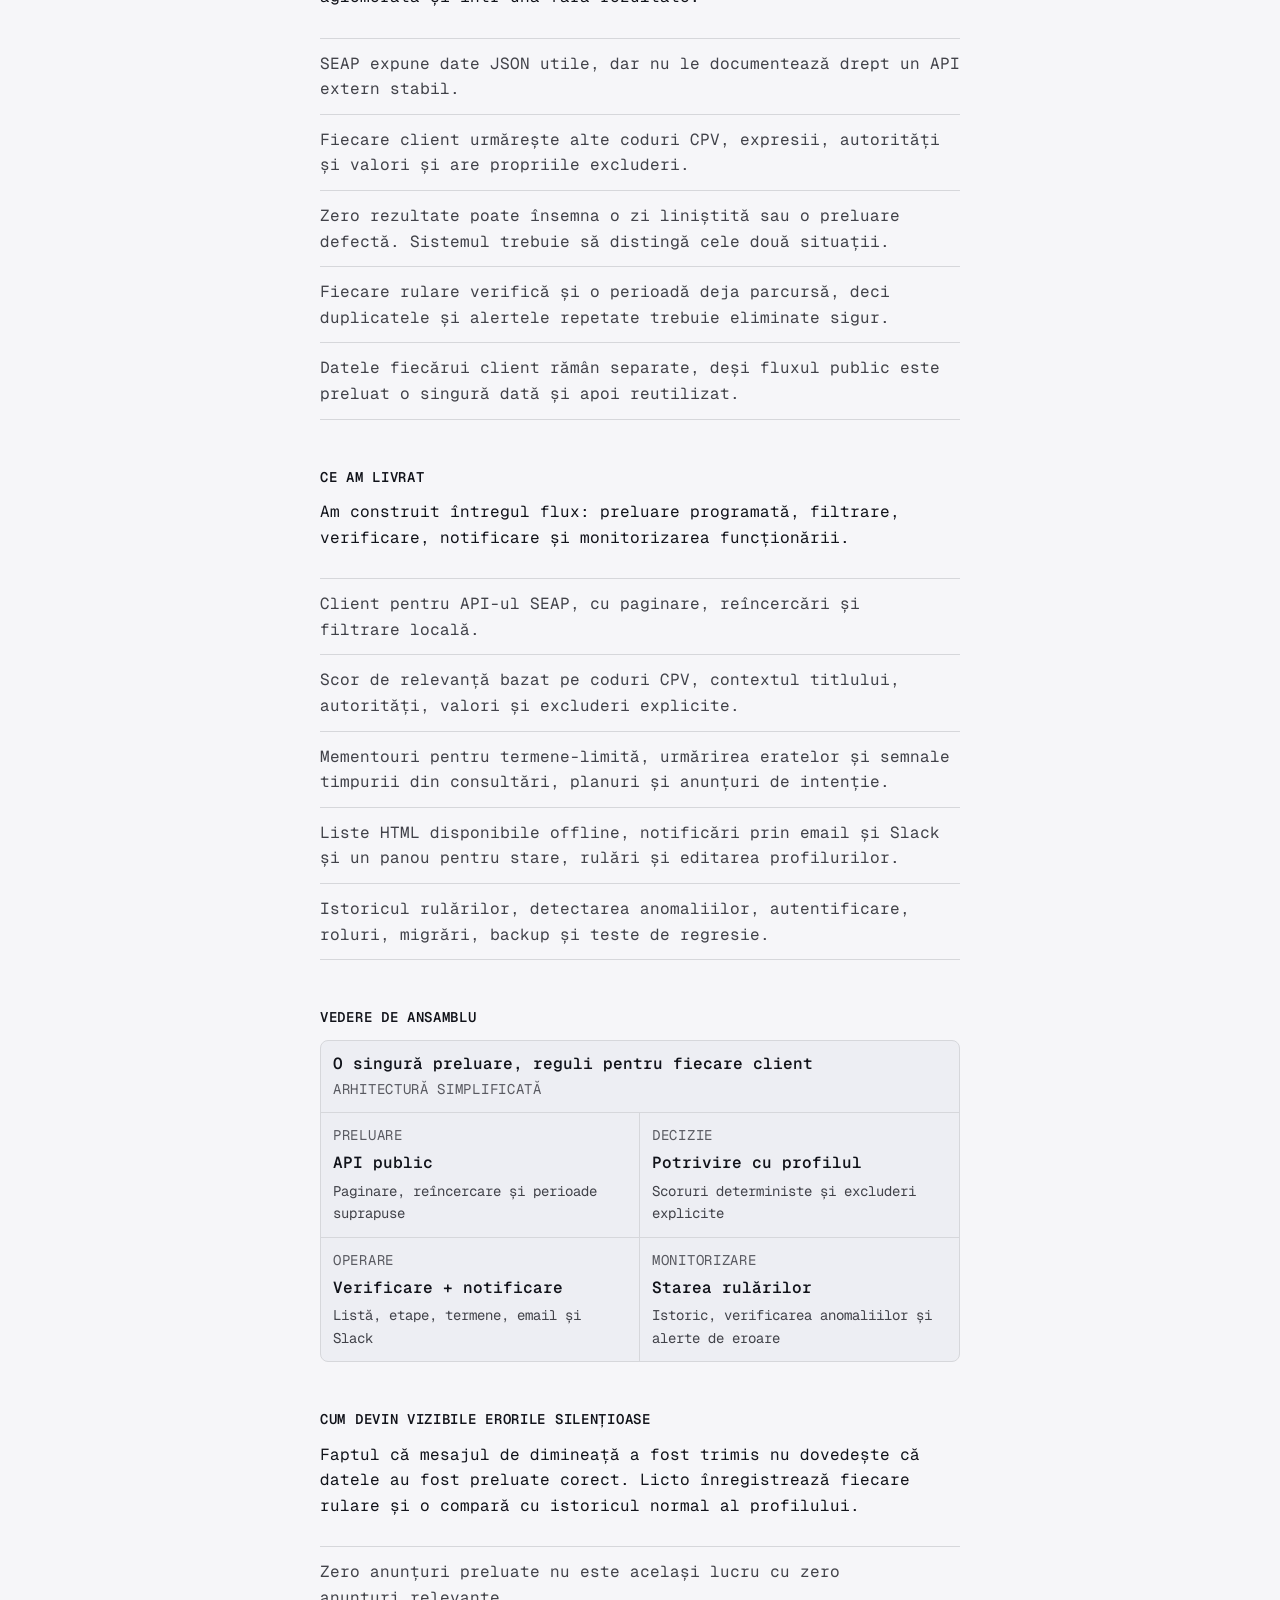
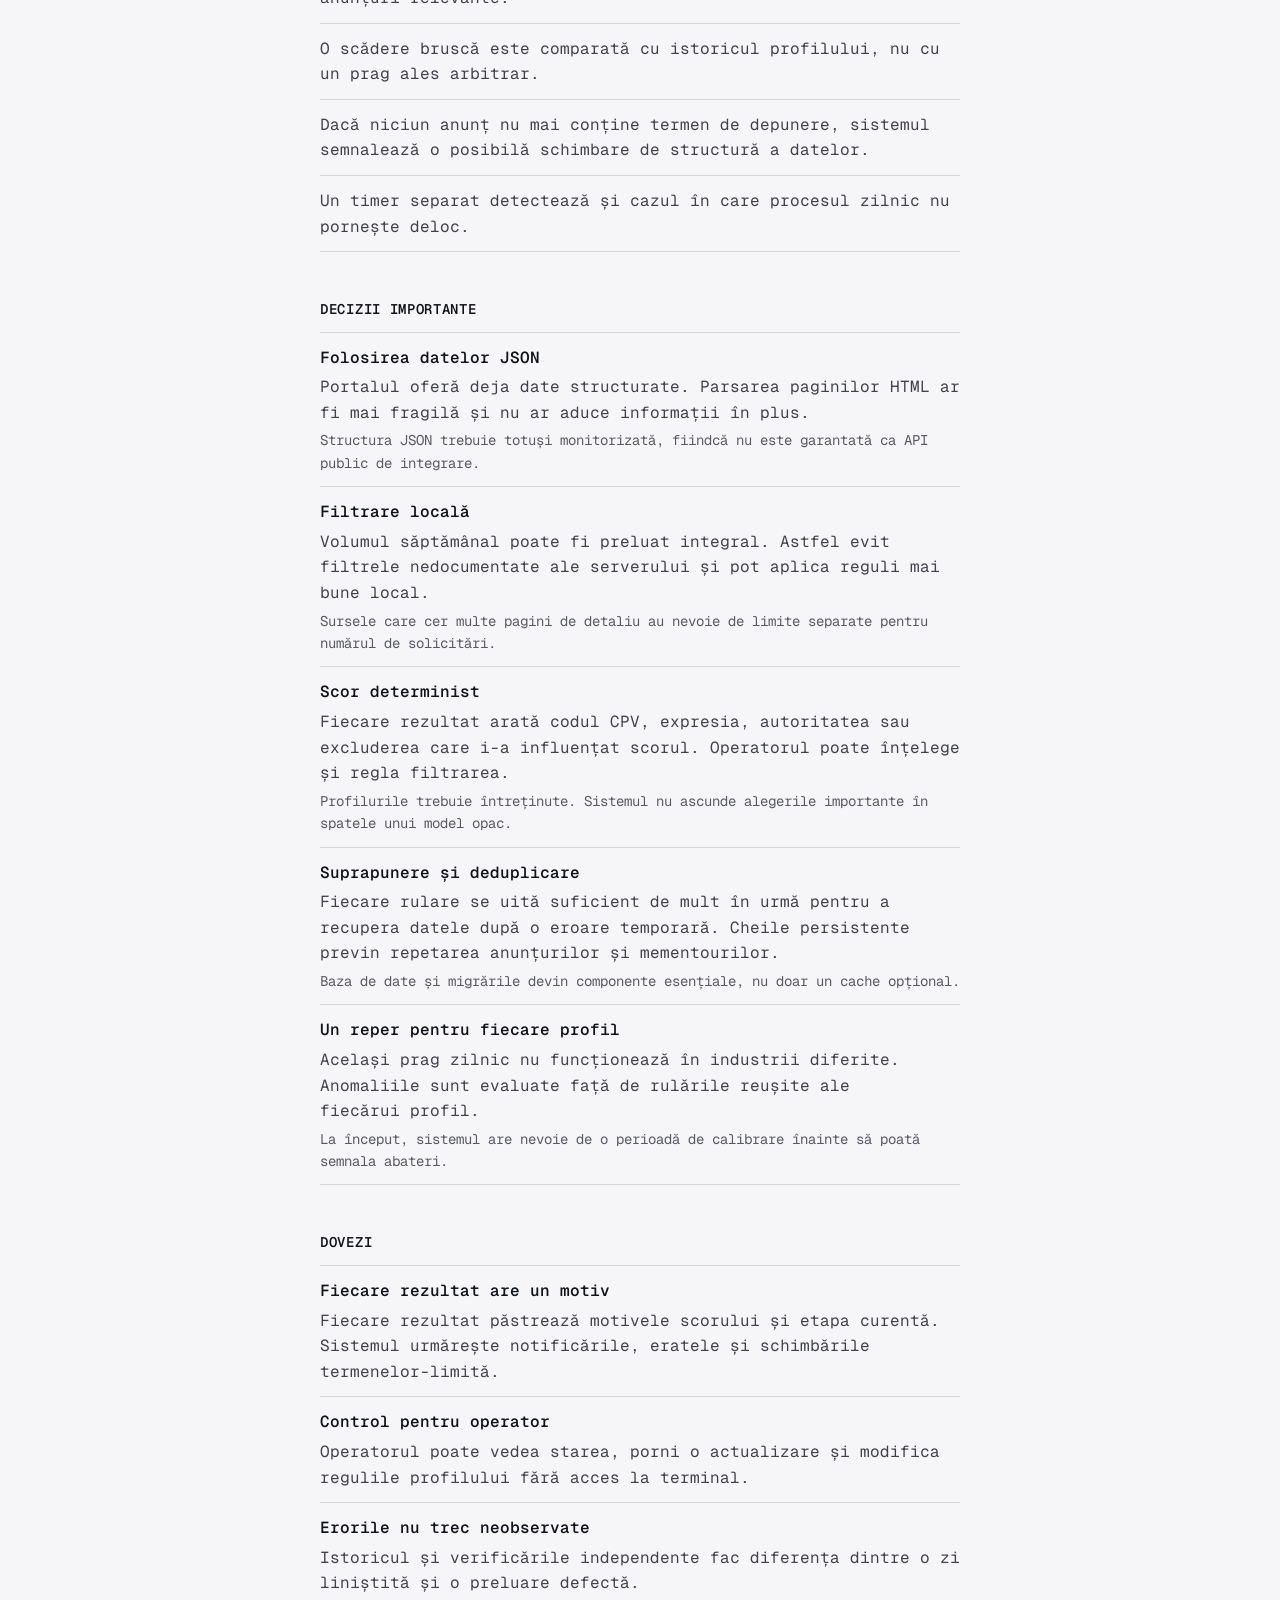
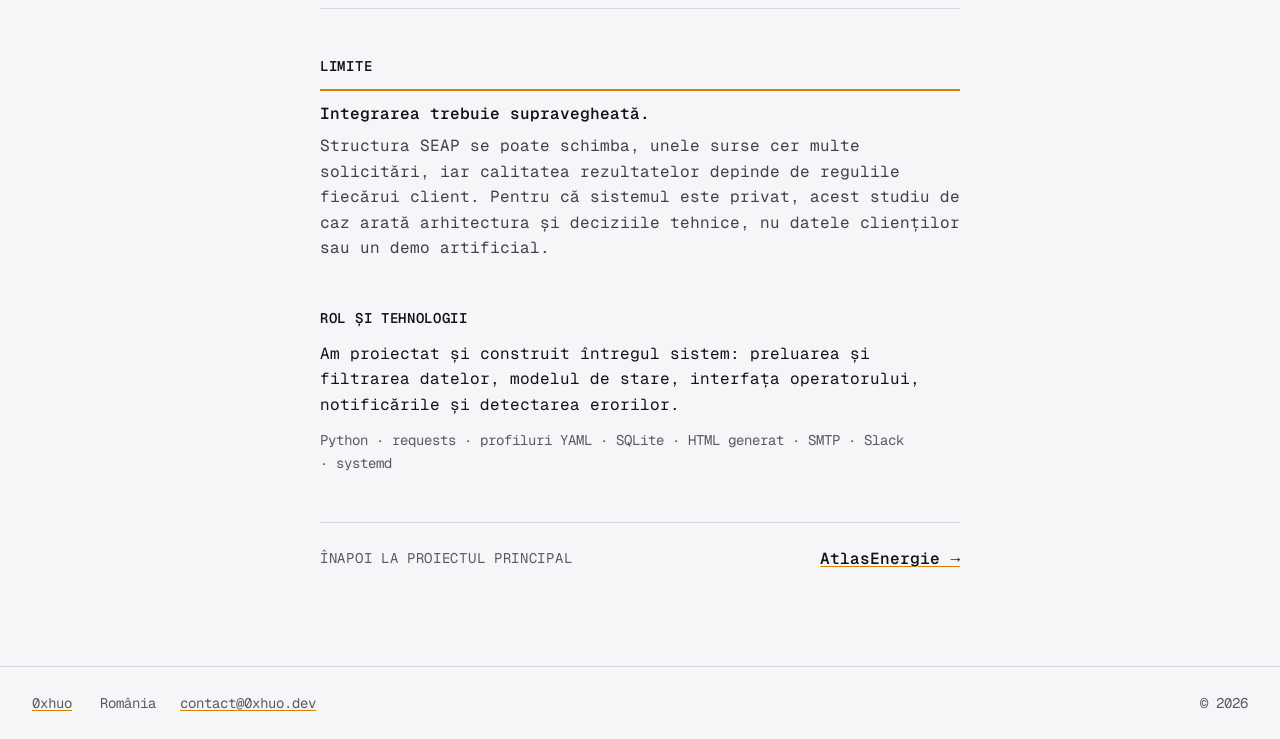
<file: work/licto/index.html>
<!doctype html>
<!-- Hallmark · pre-emit critique: P5 H5 E5 S5 R5 V5 · genre: technical-editorial · macrostructure: Long Document · design-system: design.md · theme: studied-DNA (https://hudovich.com/) · nav: N9 · footer: Ft2 · designed-as-app -->
<html lang="ro">
  <head>
    <meta charset="utf-8">
    <meta name="viewport" content="width=device-width, initial-scale=1, viewport-fit=cover">
    <title>Licto — automatizare monitorizare SEAP | 0xhuo</title>
    <meta name="description" content="Studiu de caz Licto: sistem privat pentru monitorizarea automată a licitațiilor SEAP, filtrarea rezultatelor relevante și urmărirea termenelor-limită.">
    <meta name="theme-color" content="#1a1b25">
    <meta name="color-scheme" content="dark light">
    <link rel="canonical" href="https://0xhuo.dev/work/licto/">
    <link rel="icon" href="/assets/brand/favicon.svg" type="image/svg+xml">
    <link rel="apple-touch-icon" href="/assets/brand/apple-touch-icon.png">
    <link rel="manifest" href="/site.webmanifest">
    <link rel="preload" href="/assets/fonts/geist-mono-latin.woff2" as="font" type="font/woff2" crossorigin>
    <link rel="stylesheet" href="/styles.css">
    <script>(()=>{try{const s=localStorage.getItem("0xhuo-theme");document.documentElement.dataset.theme=s||(matchMedia("(prefers-color-scheme: light)").matches?"light":"dark")}catch{}})();</script>
    <script src="/script.js" defer></script>
    <meta property="og:type" content="article">
    <meta property="og:locale" content="ro_RO">
    <meta property="og:title" content="Licto — automatizare pentru monitorizarea SEAP">
    <meta property="og:description" content="Un sistem privat care filtrează licitațiile relevante și urmărește termenele-limită.">
    <meta property="og:url" content="https://0xhuo.dev/work/licto/">
    <meta property="og:image" content="https://0xhuo.dev/assets/brand/og.png">
    <meta name="twitter:card" content="summary_large_image">
  </head>
  <body>
    <a class="skip-link" href="#main">Sari la conținut</a>

    <header class="site-header">
      <nav class="site-nav container" aria-label="Navigare principală">
        <a class="brand" href="/" aria-label="Înapoi la proiectele 0xhuo">
          <img src="/assets/brand/mark.svg" width="32" height="32" alt="">
          <span>0xhuo</span>
          <span class="brand-context">/ Proiecte</span>
        </a>
        <button class="theme-toggle" type="button" aria-label="Schimbă tema de culoare" aria-pressed="false">
          <svg class="theme-icon theme-icon--sun" viewBox="0 0 24 24" aria-hidden="true"><circle cx="12" cy="12" r="3.5"></circle><path d="M12 2.5v2M12 19.5v2M2.5 12h2M19.5 12h2M5.3 5.3l1.4 1.4M17.3 17.3l1.4 1.4M18.7 5.3l-1.4 1.4M6.7 17.3l-1.4 1.4"></path></svg>
          <svg class="theme-icon theme-icon--moon" viewBox="0 0 24 24" aria-hidden="true"><path d="M20 15.4A8.5 8.5 0 0 1 8.6 4a8.5 8.5 0 1 0 11.4 11.4Z"></path></svg>
        </button>
      </nav>
    </header>

    <main id="main">
      <div class="container">
        <header class="case-hero">
          <div>
            <p class="case-label">03 / Automatizare operațională</p>
            <h1>Licto</h1>
            <p class="case-deck">Monitorizare automată a licitațiilor SEAP, cu rezultate relevante și ușor de verificat.</p>
          </div>
          <aside class="case-hero-aside" aria-label="Detalii despre proiect">
            <dl class="case-facts">
              <div class="case-fact">
                <dt>Status</dt>
                <dd>Sistem privat</dd>
              </div>
              <div class="case-fact">
                <dt>Domeniu</dt>
                <dd>Achiziții publice</dd>
              </div>
              <div class="case-fact">
                <dt>Rol</dt>
                <dd>Automatizare și dezvoltare de sistem</dd>
              </div>
            </dl>
            <span class="meta">Fără demo public</span>
          </aside>
        </header>

        <figure class="case-cover case-cover--licto">
          <img src="/assets/projects/licto-pipeline.svg" width="1440" height="1000" alt="Fluxul Licto, de la API-ul public SEAP la normalizare, potrivire deterministă, verificare, notificare și monitorizare" decoding="async">
        </figure>

        <section class="case-section" aria-labelledby="licto-outcome">
          <h2 id="licto-outcome">Rezultat</h2>
          <div class="case-content">
            <p>Licto filtrează fluxul național de achiziții publice și îi oferă operatorului o listă scurtă de oportunități pe care le poate verifica în fiecare zi.</p>
            <p>Pentru fiecare rezultat arată de ce a fost selectat, urmărește termenele-limită și modificările lor și separă licitațiile active de semnalele timpurii. În același timp, verifică dacă preluarea datelor funcționează normal.</p>
          </div>
        </section>

        <section class="case-section" aria-labelledby="licto-context">
          <h2 id="licto-context">Context</h2>
          <div class="case-content">
            <p>Datele există în portalul public. Problema este să afli rapid ce este nou, ce merită atenție, ce s-a schimbat și ce trebuie făcut astăzi.</p>
            <p>O alertă bazată pe câteva cuvinte-cheie trimite prea multe rezultate. Un scraper fragil creează o problemă în plus. Licto avea nevoie de o preluare stabilă, reguli adaptate fiecărui client și o interfață pe care echipa să o poată folosi fără ajutor tehnic.</p>
          </div>
        </section>

        <section class="case-section" aria-labelledby="licto-constraints">
          <h2 id="licto-constraints">Constrângeri</h2>
          <div class="case-content">
            <p>Sistemul trebuie să inspire aceeași încredere într-o zi aglomerată și într-una fără rezultate.</p>
            <ul class="constraint-list">
              <li>SEAP expune date JSON utile, dar nu le documentează drept un API extern stabil.</li>
              <li>Fiecare client urmărește alte coduri CPV, expresii, autorități și valori și are propriile excluderi.</li>
              <li>Zero rezultate poate însemna o zi liniștită sau o preluare defectă. Sistemul trebuie să distingă cele două situații.</li>
              <li>Fiecare rulare verifică și o perioadă deja parcursă, deci duplicatele și alertele repetate trebuie eliminate sigur.</li>
              <li>Datele fiecărui client rămân separate, deși fluxul public este preluat o singură dată și apoi reutilizat.</li>
            </ul>
          </div>
        </section>

        <section class="case-section" aria-labelledby="licto-shipped">
          <h2 id="licto-shipped">Ce am livrat</h2>
          <div class="case-content">
            <p>Am construit întregul flux: preluare programată, filtrare, verificare, notificare și monitorizarea funcționării.</p>
            <ul class="shipped-list">
              <li>Client pentru API-ul SEAP, cu paginare, reîncercări și filtrare locală.</li>
              <li>Scor de relevanță bazat pe coduri CPV, contextul titlului, autorități, valori și excluderi explicite.</li>
              <li>Mementouri pentru termene-limită, urmărirea eratelor și semnale timpurii din consultări, planuri și anunțuri de intenție.</li>
              <li>Liste HTML disponibile offline, notificări prin email și Slack și un panou pentru stare, rulări și editarea profilurilor.</li>
              <li>Istoricul rulărilor, detectarea anomaliilor, autentificare, roluri, migrări, backup și teste de regresie.</li>
            </ul>
          </div>
        </section>

        <section class="case-section" aria-labelledby="licto-system">
          <h2 id="licto-system">Vedere de ansamblu</h2>
          <div class="system-panel">
            <div class="system-panel-header">
              <h3>O singură preluare, reguli pentru fiecare client</h3>
              <span class="diagram-label">Arhitectură simplificată</span>
            </div>
            <div class="system-flow" aria-label="Fluxul de date Licto">
              <div class="flow-node">
                <span class="diagram-label">Preluare</span>
                <strong>API public</strong>
                <span>Paginare, reîncercare și perioade suprapuse</span>
              </div>
              <div class="flow-node">
                <span class="diagram-label">Decizie</span>
                <strong>Potrivire cu profilul</strong>
                <span>Scoruri deterministe și excluderi explicite</span>
              </div>
              <div class="flow-node">
                <span class="diagram-label">Operare</span>
                <strong>Verificare + notificare</strong>
                <span>Listă, etape, termene, email și Slack</span>
              </div>
              <div class="flow-node">
                <span class="diagram-label">Monitorizare</span>
                <strong>Starea rulărilor</strong>
                <span>Istoric, verificarea anomaliilor și alerte de eroare</span>
              </div>
            </div>
          </div>
        </section>

        <section class="case-section" aria-labelledby="licto-failure">
          <h2 id="licto-failure">Cum devin vizibile erorile silențioase</h2>
          <div class="case-content">
            <p>Faptul că mesajul de dimineață a fost trimis nu dovedește că datele au fost preluate corect. Licto înregistrează fiecare rulare și o compară cu istoricul normal al profilului.</p>
            <ul class="evidence-list">
              <li>Zero anunțuri preluate nu este același lucru cu zero anunțuri relevante.</li>
              <li>O scădere bruscă este comparată cu istoricul profilului, nu cu un prag ales arbitrar.</li>
              <li>Dacă niciun anunț nu mai conține termen de depunere, sistemul semnalează o posibilă schimbare de structură a datelor.</li>
              <li>Un timer separat detectează și cazul în care procesul zilnic nu pornește deloc.</li>
            </ul>
          </div>
        </section>

        <section class="case-section" aria-labelledby="licto-decisions">
          <h2 id="licto-decisions">Decizii importante</h2>
          <dl class="decision-list">
            <div class="decision-row">
              <dt>Folosirea datelor JSON</dt>
              <dd>Portalul oferă deja date structurate. Parsarea paginilor HTML ar fi mai fragilă și nu ar aduce informații în plus.</dd>
              <dd class="decision-tradeoff">Structura JSON trebuie totuși monitorizată, fiindcă nu este garantată ca API public de integrare.</dd>
            </div>
            <div class="decision-row">
              <dt>Filtrare locală</dt>
              <dd>Volumul săptămânal poate fi preluat integral. Astfel evit filtrele nedocumentate ale serverului și pot aplica reguli mai bune local.</dd>
              <dd class="decision-tradeoff">Sursele care cer multe pagini de detaliu au nevoie de limite separate pentru numărul de solicitări.</dd>
            </div>
            <div class="decision-row">
              <dt>Scor determinist</dt>
              <dd>Fiecare rezultat arată codul CPV, expresia, autoritatea sau excluderea care i-a influențat scorul. Operatorul poate înțelege și regla filtrarea.</dd>
              <dd class="decision-tradeoff">Profilurile trebuie întreținute. Sistemul nu ascunde alegerile importante în spatele unui model opac.</dd>
            </div>
            <div class="decision-row">
              <dt>Suprapunere și deduplicare</dt>
              <dd>Fiecare rulare se uită suficient de mult în urmă pentru a recupera datele după o eroare temporară. Cheile persistente previn repetarea anunțurilor și mementourilor.</dd>
              <dd class="decision-tradeoff">Baza de date și migrările devin componente esențiale, nu doar un cache opțional.</dd>
            </div>
            <div class="decision-row">
              <dt>Un reper pentru fiecare profil</dt>
              <dd>Același prag zilnic nu funcționează în industrii diferite. Anomaliile sunt evaluate față de rulările reușite ale fiecărui profil.</dd>
              <dd class="decision-tradeoff">La început, sistemul are nevoie de o perioadă de calibrare înainte să poată semnala abateri.</dd>
            </div>
          </dl>
        </section>

        <section class="case-section" aria-labelledby="licto-proof">
          <h2 id="licto-proof">Dovezi</h2>
          <div class="proof-grid">
            <div class="proof-item">
              <strong>Fiecare rezultat are un motiv</strong>
              <span>Fiecare rezultat păstrează motivele scorului și etapa curentă. Sistemul urmărește notificările, eratele și schimbările termenelor-limită.</span>
            </div>
            <div class="proof-item">
              <strong>Control pentru operator</strong>
              <span>Operatorul poate vedea starea, porni o actualizare și modifica regulile profilului fără acces la terminal.</span>
            </div>
            <div class="proof-item">
              <strong>Erorile nu trec neobservate</strong>
              <span>Istoricul și verificările independente fac diferența dintre o zi liniștită și o preluare defectă.</span>
            </div>
          </div>
        </section>

        <section class="case-section" aria-labelledby="licto-limits">
          <h2 id="licto-limits">Limite</h2>
          <div class="limits-panel">
            <h3>Integrarea trebuie supravegheată.</h3>
            <p>Structura SEAP se poate schimba, unele surse cer multe solicitări, iar calitatea rezultatelor depinde de regulile fiecărui client. Pentru că sistemul este privat, acest studiu de caz arată arhitectura și deciziile tehnice, nu datele clienților sau un demo artificial.</p>
          </div>
        </section>

        <section class="case-section" aria-labelledby="licto-role">
          <h2 id="licto-role">Rol și tehnologii</h2>
          <div class="case-content">
            <p class="role-statement">Am proiectat și construit întregul sistem: preluarea și filtrarea datelor, modelul de stare, interfața operatorului, notificările și detectarea erorilor.</p>
            <p class="stack-line">Python · requests · profiluri YAML · SQLite · HTML generat · SMTP · Slack · systemd</p>
          </div>
        </section>

        <nav class="next-case" aria-label="Următorul studiu de caz">
          <span class="next-case-label">Înapoi la proiectul principal</span>
          <a class="arrow-link" href="/work/atlas-energie/">AtlasEnergie →</a>
        </nav>
      </div>
    </main>

    <footer class="site-footer">
      <div class="footer-meta container">
        <div class="footer-meta-group">
          <a href="/">0xhuo</a>
          <span>România</span>
          <a href="mailto:contact@0xhuo.dev">contact@0xhuo.dev</a>
        </div>
        <span>© 2026</span>
      </div>
    </footer>
  </body>
</html>
</file>
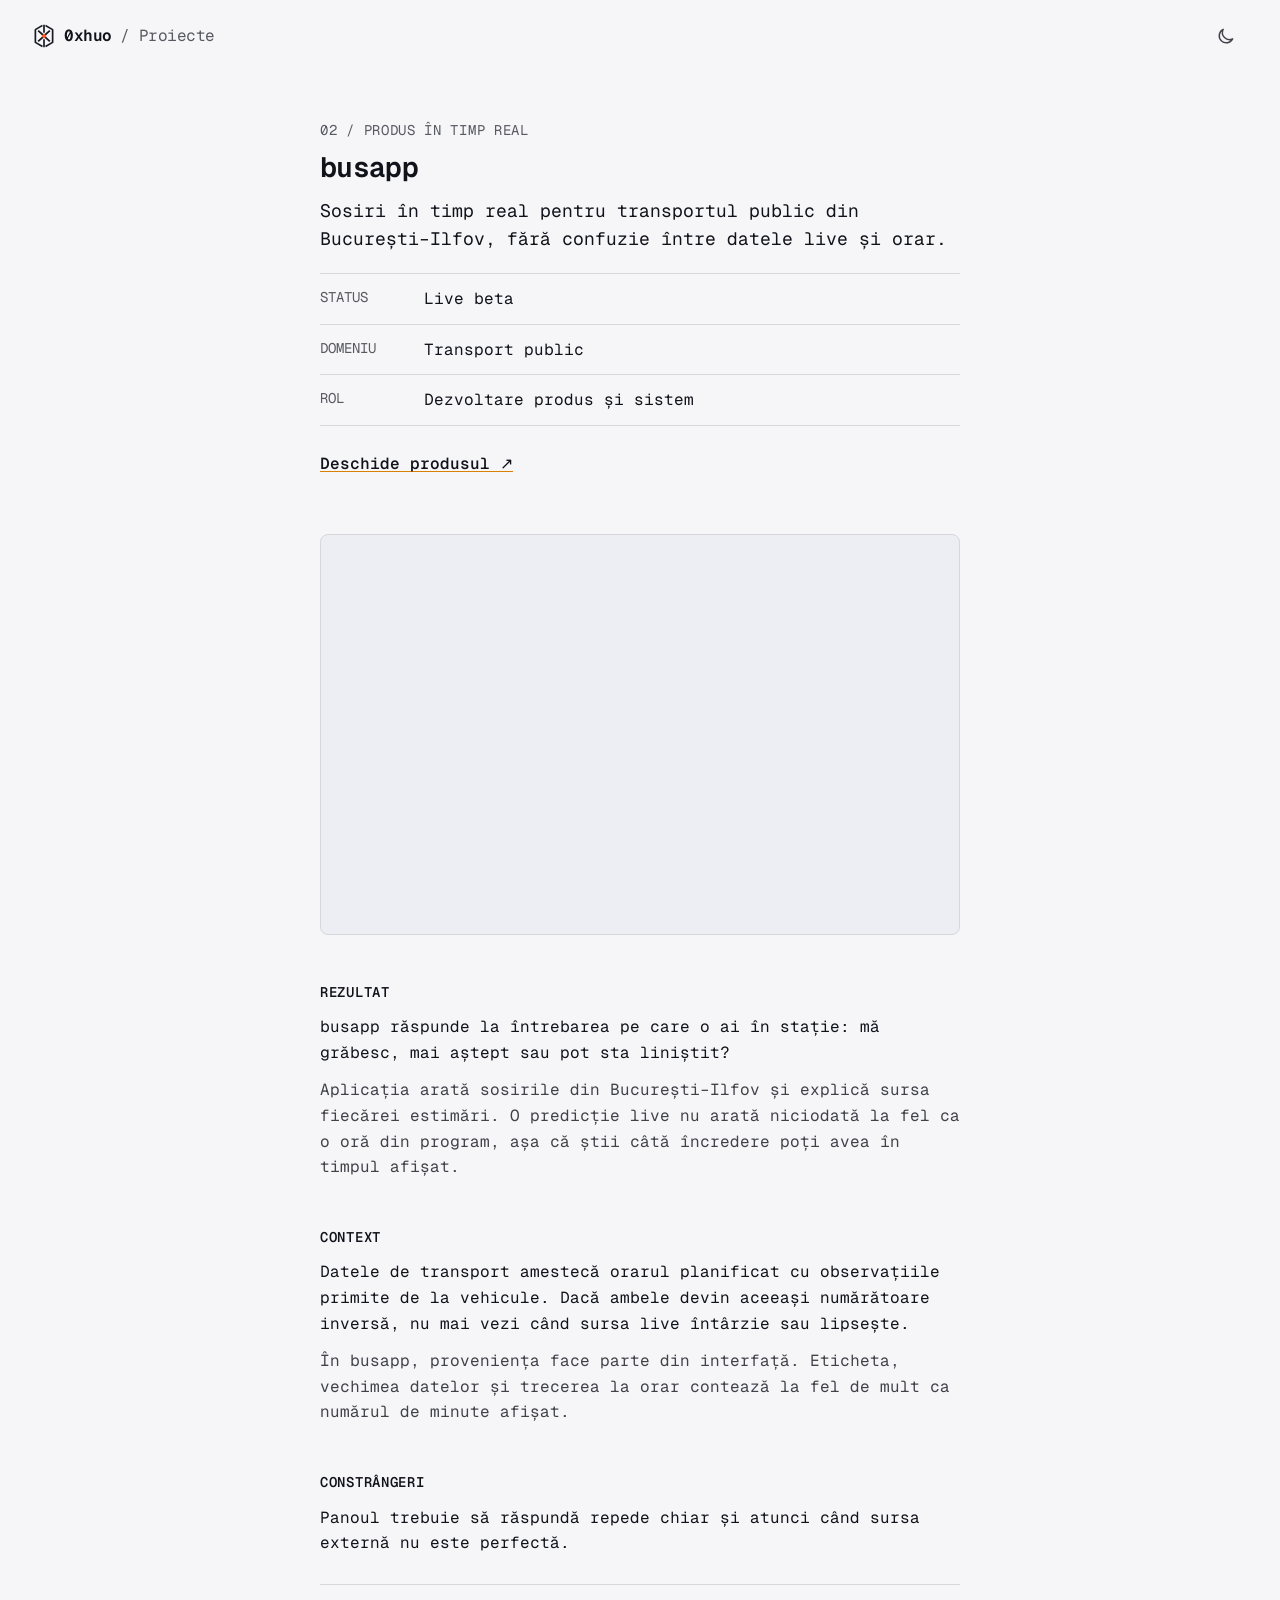
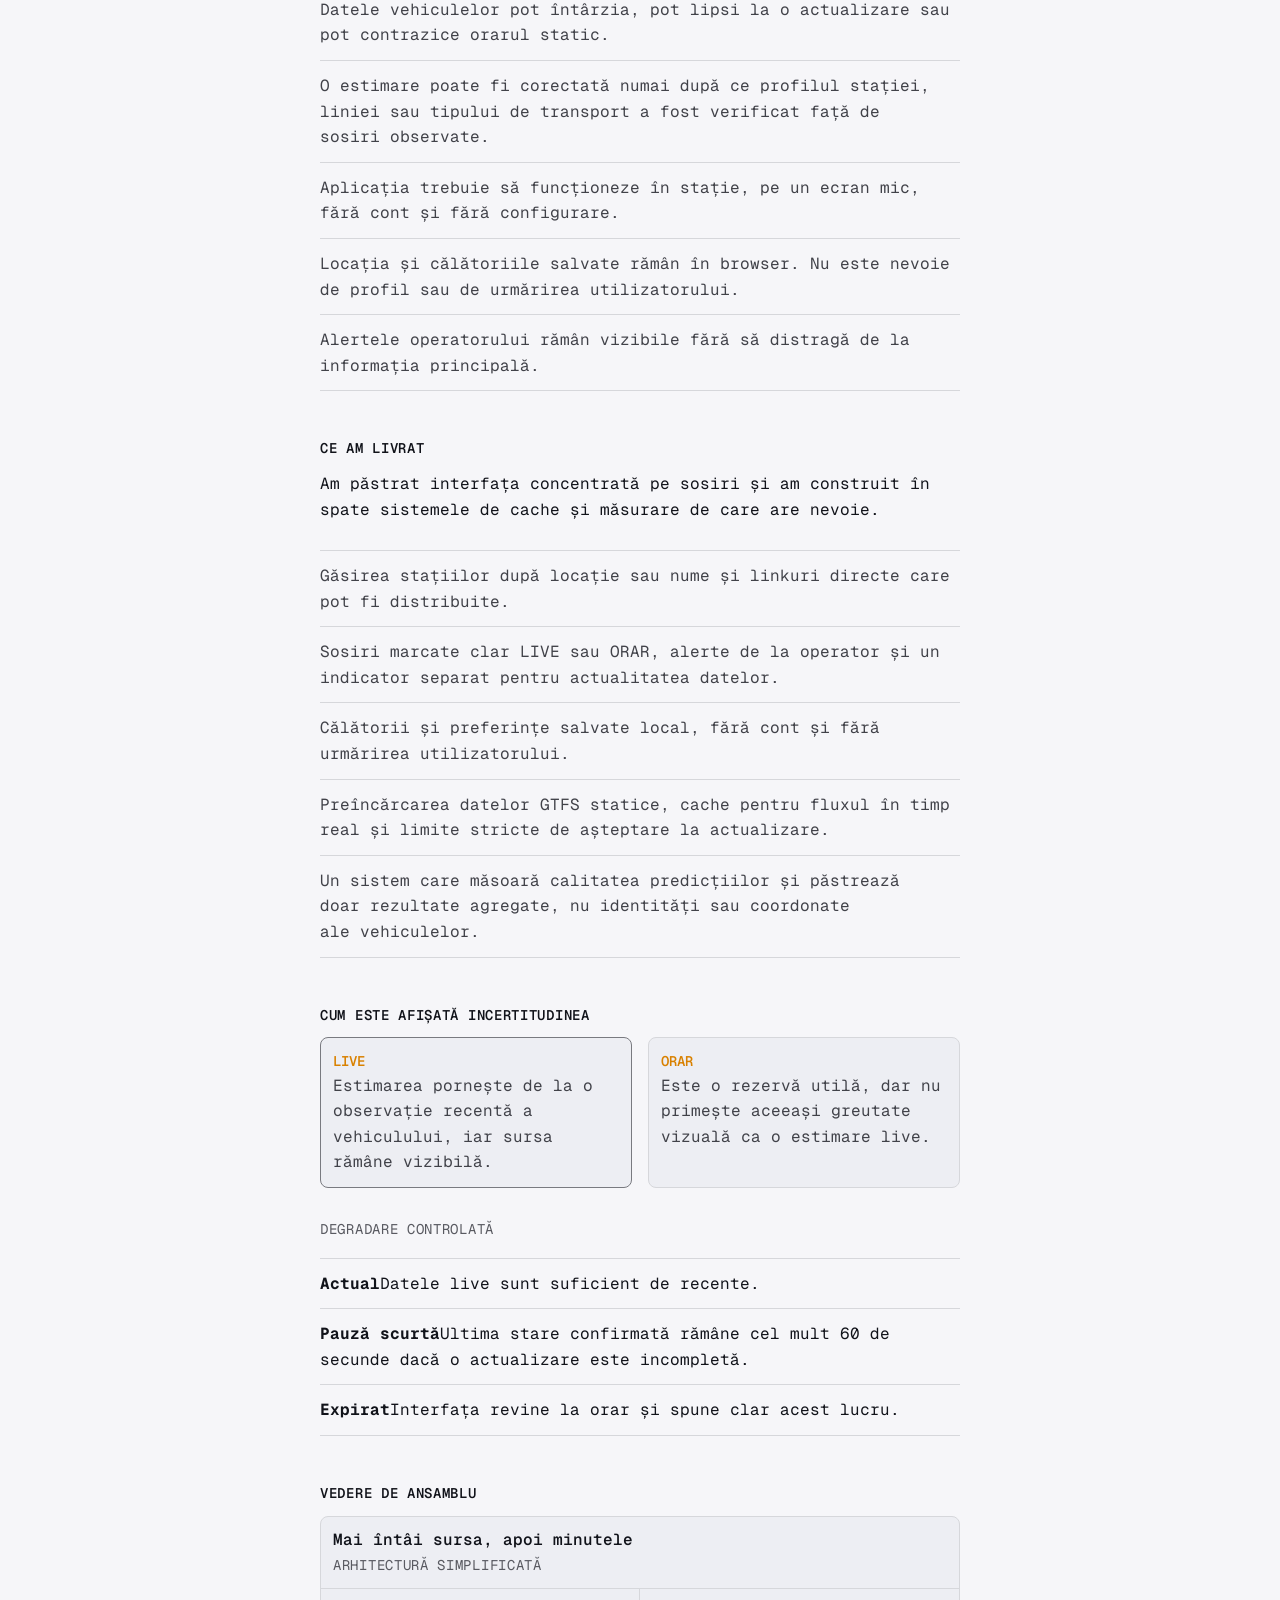
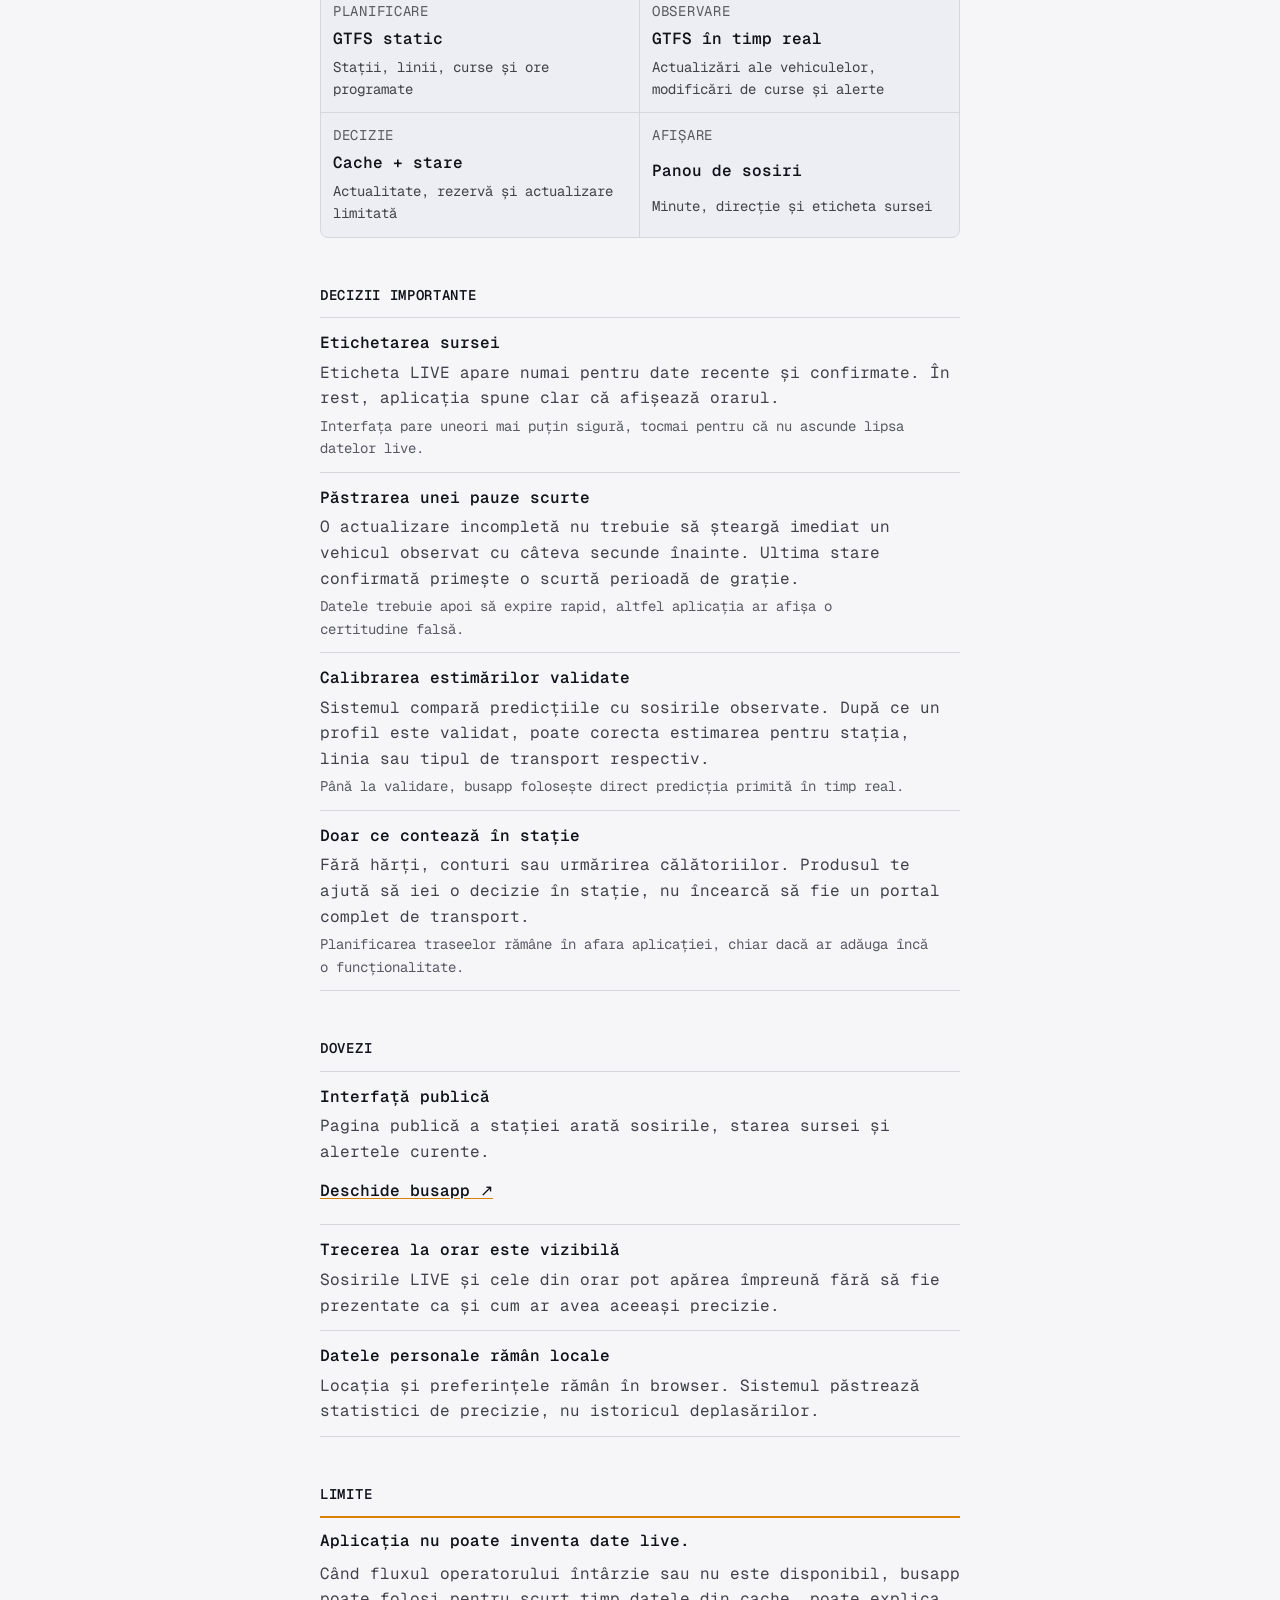
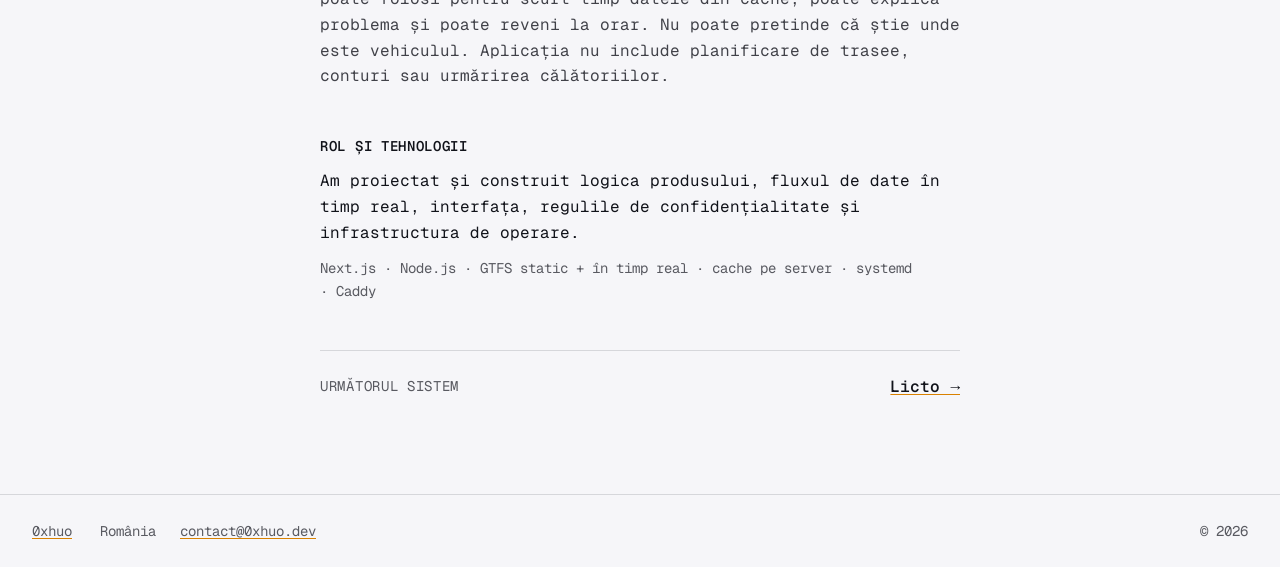
<file: work/vine/index.html>
<!doctype html>
<!-- Hallmark · pre-emit critique: P5 H5 E5 S5 R5 V5 · genre: technical-editorial · macrostructure: Long Document · design-system: design.md · theme: studied-DNA (https://hudovich.com/) · nav: N9 · footer: Ft2 · designed-as-app -->
<html lang="ro">
  <head>
    <meta charset="utf-8">
    <meta name="viewport" content="width=device-width, initial-scale=1, viewport-fit=cover">
    <title>busapp — transport public în timp real | 0xhuo</title>
    <meta name="description" content="Studiu de caz busapp: aplicație web cu sosiri în timp real pentru transportul public din București–Ilfov și diferențe clare între date live și orar.">
    <meta name="theme-color" content="#1a1b25">
    <meta name="color-scheme" content="dark light">
    <link rel="canonical" href="https://0xhuo.dev/work/vine/">
    <link rel="icon" href="/assets/brand/favicon.svg" type="image/svg+xml">
    <link rel="apple-touch-icon" href="/assets/brand/apple-touch-icon.png">
    <link rel="manifest" href="/site.webmanifest">
    <link rel="preload" href="/assets/fonts/geist-mono-latin.woff2" as="font" type="font/woff2" crossorigin>
    <link rel="stylesheet" href="/styles.css">
    <script>(()=>{try{const s=localStorage.getItem("0xhuo-theme");document.documentElement.dataset.theme=s||(matchMedia("(prefers-color-scheme: light)").matches?"light":"dark")}catch{}})();</script>
    <script src="/script.js" defer></script>
    <meta property="og:type" content="article">
    <meta property="og:locale" content="ro_RO">
    <meta property="og:title" content="busapp — transport public în timp real">
    <meta property="og:description" content="Sosiri în timp real pentru transportul public din București–Ilfov, fără confuzie între datele live și orar.">
    <meta property="og:url" content="https://0xhuo.dev/work/vine/">
    <meta property="og:image" content="https://0xhuo.dev/assets/brand/og.png">
    <meta name="twitter:card" content="summary_large_image">
  </head>
  <body>
    <a class="skip-link" href="#main">Sari la conținut</a>

    <header class="site-header">
      <nav class="site-nav container" aria-label="Navigare principală">
        <a class="brand" href="/" aria-label="Înapoi la proiectele 0xhuo">
          <img src="/assets/brand/mark.svg" width="32" height="32" alt="">
          <span>0xhuo</span>
          <span class="brand-context">/ Proiecte</span>
        </a>
        <button class="theme-toggle" type="button" aria-label="Schimbă tema de culoare" aria-pressed="false">
          <svg class="theme-icon theme-icon--sun" viewBox="0 0 24 24" aria-hidden="true"><circle cx="12" cy="12" r="3.5"></circle><path d="M12 2.5v2M12 19.5v2M2.5 12h2M19.5 12h2M5.3 5.3l1.4 1.4M17.3 17.3l1.4 1.4M18.7 5.3l-1.4 1.4M6.7 17.3l-1.4 1.4"></path></svg>
          <svg class="theme-icon theme-icon--moon" viewBox="0 0 24 24" aria-hidden="true"><path d="M20 15.4A8.5 8.5 0 0 1 8.6 4a8.5 8.5 0 1 0 11.4 11.4Z"></path></svg>
        </button>
      </nav>
    </header>

    <main id="main">
      <div class="container">
        <header class="case-hero">
          <div>
            <p class="case-label">02 / Produs în timp real</p>
            <h1>busapp</h1>
            <p class="case-deck">Sosiri în timp real pentru transportul public din București–Ilfov, fără confuzie între datele live și orar.</p>
          </div>
          <aside class="case-hero-aside" aria-label="Detalii despre proiect">
            <dl class="case-facts">
              <div class="case-fact">
                <dt>Status</dt>
                <dd>Live beta</dd>
              </div>
              <div class="case-fact">
                <dt>Domeniu</dt>
                <dd>Transport public</dd>
              </div>
              <div class="case-fact">
                <dt>Rol</dt>
                <dd>Dezvoltare produs și sistem</dd>
              </div>
            </dl>
            <a class="arrow-link" href="https://vine.licto.ro/?station=7428" target="_blank" rel="noopener noreferrer">Deschide produsul ↗</a>
          </aside>
        </header>

        <figure class="case-cover case-cover--vine">
          <picture>
            <source media="(max-width: 719px)" srcset="/assets/projects/vine-mobile.webp">
            <img src="/assets/projects/vine.webp" width="1440" height="1000" alt="Panoul busapp pentru stația Piața Unirii 1, cu sosiri marcate LIVE și ORAR" decoding="async">
          </picture>
        </figure>

        <section class="case-section" aria-labelledby="vine-outcome">
          <h2 id="vine-outcome">Rezultat</h2>
          <div class="case-content">
            <p>busapp răspunde la întrebarea pe care o ai în stație: mă grăbesc, mai aștept sau pot sta liniștit?</p>
            <p>Aplicația arată sosirile din București–Ilfov și explică sursa fiecărei estimări. O predicție live nu arată niciodată la fel ca o oră din program, așa că știi câtă încredere poți avea în timpul afișat.</p>
          </div>
        </section>

        <section class="case-section" aria-labelledby="vine-context">
          <h2 id="vine-context">Context</h2>
          <div class="case-content">
            <p>Datele de transport amestecă orarul planificat cu observațiile primite de la vehicule. Dacă ambele devin aceeași numărătoare inversă, nu mai vezi când sursa live întârzie sau lipsește.</p>
            <p>În busapp, proveniența face parte din interfață. Eticheta, vechimea datelor și trecerea la orar contează la fel de mult ca numărul de minute afișat.</p>
          </div>
        </section>

        <section class="case-section" aria-labelledby="vine-constraints">
          <h2 id="vine-constraints">Constrângeri</h2>
          <div class="case-content">
            <p>Panoul trebuie să răspundă repede chiar și atunci când sursa externă nu este perfectă.</p>
            <ul class="constraint-list">
              <li>Datele vehiculelor pot întârzia, pot lipsi la o actualizare sau pot contrazice orarul static.</li>
              <li>O estimare poate fi corectată numai după ce profilul stației, liniei sau tipului de transport a fost verificat față de sosiri observate.</li>
              <li>Aplicația trebuie să funcționeze în stație, pe un ecran mic, fără cont și fără configurare.</li>
              <li>Locația și călătoriile salvate rămân în browser. Nu este nevoie de profil sau de urmărirea utilizatorului.</li>
              <li>Alertele operatorului rămân vizibile fără să distragă de la informația principală.</li>
            </ul>
          </div>
        </section>

        <section class="case-section" aria-labelledby="vine-shipped">
          <h2 id="vine-shipped">Ce am livrat</h2>
          <div class="case-content">
            <p>Am păstrat interfața concentrată pe sosiri și am construit în spate sistemele de cache și măsurare de care are nevoie.</p>
            <ul class="shipped-list">
              <li>Găsirea stațiilor după locație sau nume și linkuri directe care pot fi distribuite.</li>
              <li>Sosiri marcate clar LIVE sau ORAR, alerte de la operator și un indicator separat pentru actualitatea datelor.</li>
              <li>Călătorii și preferințe salvate local, fără cont și fără urmărirea utilizatorului.</li>
              <li>Preîncărcarea datelor GTFS statice, cache pentru fluxul în timp real și limite stricte de așteptare la actualizare.</li>
              <li>Un sistem care măsoară calitatea predicțiilor și păstrează doar rezultate agregate, nu identități sau coordonate ale vehiculelor.</li>
            </ul>
          </div>
        </section>

        <section class="case-section" aria-labelledby="vine-uncertainty">
          <h2 id="vine-uncertainty">Cum este afișată incertitudinea</h2>
          <div class="case-content">
            <div class="state-comparison">
              <div class="state-card state-card--live">
                <div class="state-card-label">LIVE</div>
                <p>Estimarea pornește de la o observație recentă a vehiculului, iar sursa rămâne vizibilă.</p>
              </div>
              <div class="state-card">
                <div class="state-card-label">ORAR</div>
                <p>Este o rezervă utilă, dar nu primește aceeași greutate vizuală ca o estimare live.</p>
              </div>
            </div>
            <div class="freshness-line">
              <span class="diagram-label">Degradare controlată</span>
              <ol class="freshness-steps">
                <li><strong>Actual</strong>Datele live sunt suficient de recente.</li>
                <li><strong>Pauză scurtă</strong>Ultima stare confirmată rămâne cel mult 60 de secunde dacă o actualizare este incompletă.</li>
                <li><strong>Expirat</strong>Interfața revine la orar și spune clar acest lucru.</li>
              </ol>
            </div>
          </div>
        </section>

        <section class="case-section" aria-labelledby="vine-system">
          <h2 id="vine-system">Vedere de ansamblu</h2>
          <div class="system-panel">
            <div class="system-panel-header">
              <h3>Mai întâi sursa, apoi minutele</h3>
              <span class="diagram-label">Arhitectură simplificată</span>
            </div>
            <div class="system-flow" aria-label="Fluxul de date busapp">
              <div class="flow-node">
                <span class="diagram-label">Planificare</span>
                <strong>GTFS static</strong>
                <span>Stații, linii, curse și ore programate</span>
              </div>
              <div class="flow-node">
                <span class="diagram-label">Observare</span>
                <strong>GTFS în timp real</strong>
                <span>Actualizări ale vehiculelor, modificări de curse și alerte</span>
              </div>
              <div class="flow-node">
                <span class="diagram-label">Decizie</span>
                <strong>Cache + stare</strong>
                <span>Actualitate, rezervă și actualizare limitată</span>
              </div>
              <div class="flow-node">
                <span class="diagram-label">Afișare</span>
                <strong>Panou de sosiri</strong>
                <span>Minute, direcție și eticheta sursei</span>
              </div>
            </div>
          </div>
        </section>

        <section class="case-section" aria-labelledby="vine-decisions">
          <h2 id="vine-decisions">Decizii importante</h2>
          <dl class="decision-list">
            <div class="decision-row">
              <dt>Etichetarea sursei</dt>
              <dd>Eticheta LIVE apare numai pentru date recente și confirmate. În rest, aplicația spune clar că afișează orarul.</dd>
              <dd class="decision-tradeoff">Interfața pare uneori mai puțin sigură, tocmai pentru că nu ascunde lipsa datelor live.</dd>
            </div>
            <div class="decision-row">
              <dt>Păstrarea unei pauze scurte</dt>
              <dd>O actualizare incompletă nu trebuie să șteargă imediat un vehicul observat cu câteva secunde înainte. Ultima stare confirmată primește o scurtă perioadă de grație.</dd>
              <dd class="decision-tradeoff">Datele trebuie apoi să expire rapid, altfel aplicația ar afișa o certitudine falsă.</dd>
            </div>
            <div class="decision-row">
              <dt>Calibrarea estimărilor validate</dt>
              <dd>Sistemul compară predicțiile cu sosirile observate. După ce un profil este validat, poate corecta estimarea pentru stația, linia sau tipul de transport respectiv.</dd>
              <dd class="decision-tradeoff">Până la validare, busapp folosește direct predicția primită în timp real.</dd>
            </div>
            <div class="decision-row">
              <dt>Doar ce contează în stație</dt>
              <dd>Fără hărți, conturi sau urmărirea călătoriilor. Produsul te ajută să iei o decizie în stație, nu încearcă să fie un portal complet de transport.</dd>
              <dd class="decision-tradeoff">Planificarea traseelor rămâne în afara aplicației, chiar dacă ar adăuga încă o funcționalitate.</dd>
            </div>
          </dl>
        </section>

        <section class="case-section" aria-labelledby="vine-proof">
          <h2 id="vine-proof">Dovezi</h2>
          <div class="proof-grid">
            <div class="proof-item">
              <strong>Interfață publică</strong>
              <p>Pagina publică a stației arată sosirile, starea sursei și alertele curente.</p>
              <a class="arrow-link" href="https://vine.licto.ro/?station=7428" target="_blank" rel="noopener noreferrer">Deschide busapp ↗</a>
            </div>
            <div class="proof-item">
              <strong>Trecerea la orar este vizibilă</strong>
              <span>Sosirile LIVE și cele din orar pot apărea împreună fără să fie prezentate ca și cum ar avea aceeași precizie.</span>
            </div>
            <div class="proof-item">
              <strong>Datele personale rămân locale</strong>
              <span>Locația și preferințele rămân în browser. Sistemul păstrează statistici de precizie, nu istoricul deplasărilor.</span>
            </div>
          </div>
        </section>

        <section class="case-section" aria-labelledby="vine-limits">
          <h2 id="vine-limits">Limite</h2>
          <div class="limits-panel">
            <h3>Aplicația nu poate inventa date live.</h3>
            <p>Când fluxul operatorului întârzie sau nu este disponibil, busapp poate folosi pentru scurt timp datele din cache, poate explica problema și poate reveni la orar. Nu poate pretinde că știe unde este vehiculul. Aplicația nu include planificare de trasee, conturi sau urmărirea călătoriilor.</p>
          </div>
        </section>

        <section class="case-section" aria-labelledby="vine-role">
          <h2 id="vine-role">Rol și tehnologii</h2>
          <div class="case-content">
            <p class="role-statement">Am proiectat și construit logica produsului, fluxul de date în timp real, interfața, regulile de confidențialitate și infrastructura de operare.</p>
            <p class="stack-line">Next.js · Node.js · GTFS static + în timp real · cache pe server · systemd · Caddy</p>
          </div>
        </section>

        <nav class="next-case" aria-label="Următorul studiu de caz">
          <span class="next-case-label">Următorul sistem</span>
          <a class="arrow-link" href="/work/licto/">Licto →</a>
        </nav>
      </div>
    </main>

    <footer class="site-footer">
      <div class="footer-meta container">
        <div class="footer-meta-group">
          <a href="/">0xhuo</a>
          <span>România</span>
          <a href="mailto:contact@0xhuo.dev">contact@0xhuo.dev</a>
        </div>
        <span>© 2026</span>
      </div>
    </footer>
  </body>
</html>
</file>
<file: styles.css>
/* Hallmark · pre-emit critique: P5 H5 E5 S5 R5 V5 · genre: technical-editorial · tone: technical-austere · macrostructure: Index-First / Long Document / Catalogue / Letter Hero + Conversational FAQ · design-system: design.md · theme: studied-DNA (https://hudovich.com/) · anchor-hue: amber · nav: N9 · footer: Ft2 · designed-as-app · contrast: pass (40–41) · slop-test: 58/58 · honest: pass (46) · chrome: pass (47) · tokens: pass (48) · responsive: pass (49) · icons: pass (30) · mobile: pass (34, 49, 50–57) */
@import url("/tokens.css");

*,
*::before,
*::after {
  box-sizing: border-box;
}

html,
body {
  overflow-x: clip;
}

html {
  min-width: 20rem;
  background: var(--color-paper);
}

body {
  min-height: 100dvh;
  display: flex;
  flex-direction: column;
  margin: 0;
  background: var(--color-paper);
  color: var(--color-ink-2);
  font-family: var(--font-body);
  font-size: var(--text-base);
  font-synthesis: none;
  font-style: normal;
  font-weight: 400;
  line-height: 1.6;
  -webkit-font-smoothing: antialiased;
  text-rendering: optimizeLegibility;
}

main {
  flex: 0 0 auto;
}

img,
svg {
  display: block;
}

img {
  max-width: 100%;
  height: auto;
}

button,
a {
  color: inherit;
  font: inherit;
}

button {
  border: 0;
}

a {
  text-decoration-color: var(--color-accent);
  text-decoration-thickness: var(--rule-hair);
  text-underline-offset: 0.125em;
}

::selection {
  background: var(--color-accent-soft);
  color: var(--color-ink);
}

.brand:active,
.card-link:active,
.inline-link:active,
.arrow-link:active,
.footer-meta a:active {
  color: var(--color-accent);
}

h1,
h2,
h3,
p,
dl,
dd,
figure,
ul,
ol {
  margin: 0;
}

h1,
h2,
h3 {
  min-width: 0;
  color: var(--color-ink);
  font-family: var(--font-display);
  font-style: normal;
  overflow-wrap: anywhere;
  text-wrap: balance;
}

p,
dd,
li {
  text-wrap: pretty;
}

h1 {
  font-size: var(--text-xl);
  font-weight: 650;
  letter-spacing: -0.025em;
  line-height: 1.3;
}

h2 {
  font-size: var(--text-xs);
  font-weight: 550;
  letter-spacing: 0.05em;
  line-height: 1.4;
  text-transform: uppercase;
}

h3 {
  font-size: var(--text-base);
  font-weight: 550;
  line-height: 1.4;
}

ul,
ol {
  padding: 0;
}

:focus-visible {
  outline: var(--rule-fine) solid var(--color-focus);
  outline-offset: var(--space-3xs);
}

[aria-disabled="true"],
:disabled {
  cursor: not-allowed;
  opacity: 0.5;
  pointer-events: none;
}

.skip-link {
  position: fixed;
  z-index: 10;
  inset-block-start: var(--space-sm);
  inset-inline-start: var(--space-sm);
  transform: translateY(-180%);
  padding: var(--space-xs) var(--space-sm);
  border: var(--rule-fine) solid var(--color-focus);
  border-radius: var(--radius-small);
  background: var(--color-paper);
  color: var(--color-ink);
  text-decoration: none;
}

.skip-link:focus {
  transform: translateY(0);
}

.container,
.page-shell {
  width: min(100%, var(--content-width));
  margin-inline: auto;
  padding-inline: var(--page-gutter);
}

/* N9 — edge-aligned header */
.site-header {
  flex: 0 0 auto;
}

.site-header-inner,
.site-nav {
  width: 100%;
  min-height: var(--space-3xl);
  display: flex;
  align-items: center;
  justify-content: space-between;
  gap: var(--space-lg);
  margin: 0;
  padding-inline: var(--page-gutter);
}

.site-nav.container {
  max-width: none;
}

.brand {
  min-width: var(--control-height);
  min-height: var(--control-height);
  display: inline-flex;
  align-items: center;
  gap: var(--space-2xs);
  color: var(--color-ink);
  font-family: var(--font-outlier);
  font-weight: 650;
  letter-spacing: -0.03em;
  line-height: 1;
  text-decoration: none;
  white-space: nowrap;
}

.brand img {
  width: var(--space-lg);
  height: var(--space-lg);
}

:root[data-theme="light"] .brand img,
:root[data-theme="light"] .identity-mark img {
  content: url("/assets/brand/mark-light.svg");
}

.brand-context {
  color: var(--color-muted);
  font-weight: 400;
}

.theme-toggle {
  width: var(--control-height);
  height: var(--control-height);
  display: grid;
  flex: 0 0 auto;
  cursor: pointer;
  place-items: center;
  border: var(--rule-hair) solid transparent;
  border-radius: var(--radius-card);
  background: transparent;
  color: var(--color-ink-2);
  transition:
    background-color var(--dur-short) var(--ease-out),
    color var(--dur-short) var(--ease-out),
    transform var(--dur-micro) var(--ease-out);
}

.theme-toggle:active {
  transform: translateY(var(--rule-hair));
}

.theme-icon {
  width: var(--space-md);
  height: var(--space-md);
  fill: none;
  stroke: currentColor;
  stroke-linecap: round;
  stroke-linejoin: round;
  stroke-width: 1.75;
}

.theme-icon--moon,
:root[data-theme="light"] .theme-icon--sun {
  display: none;
}

:root[data-theme="light"] .theme-icon--moon {
  display: block;
}

/* Homepage */
.page-main {
  flex: 1 0 auto;
  padding-block: var(--space-xl) var(--space-2xl);
}

.home-stack {
  display: grid;
  gap: var(--space-2xl);
}

.profile-intro {
  display: flex;
  flex-direction: column;
  align-items: flex-start;
}

.identity-mark {
  width: calc(var(--space-xl) * 2);
  height: calc(var(--space-xl) * 2);
  display: grid;
  margin-block-end: var(--space-md);
  place-items: center;
  border: var(--rule-hair) solid var(--color-rule);
  border-radius: var(--radius-pill);
  background: var(--color-paper-2);
}

.identity-mark img {
  width: var(--space-xl);
  height: var(--space-xl);
}

.profile-intro h1 {
  margin-block-end: var(--space-sm);
}

.accent-underline {
  border-block-end: var(--rule-fine) solid var(--color-accent);
}

.profile-copy {
  display: grid;
  gap: var(--space-2xs);
  margin-block-end: var(--space-md);
  color: var(--color-ink);
}

.button-row {
  display: flex;
  flex-wrap: wrap;
  align-items: center;
  gap: var(--space-sm);
}

.button {
  min-height: var(--control-height);
  display: inline-flex;
  align-items: center;
  justify-content: center;
  padding-inline: var(--space-sm);
  border: var(--rule-hair) solid transparent;
  border-radius: var(--radius-card);
  font-size: var(--text-sm);
  font-weight: 550;
  letter-spacing: -0.01em;
  line-height: 1;
  text-decoration: none;
  transition:
    background-color var(--dur-short) var(--ease-out),
    color var(--dur-short) var(--ease-out),
    transform var(--dur-micro) var(--ease-out);
  white-space: nowrap;
}

.button--primary {
  background: var(--color-accent);
  color: var(--color-accent-ink);
}

.button--secondary {
  background: var(--color-paper-3);
  color: var(--color-ink);
}

.button:active {
  transform: translateY(var(--rule-hair));
}

.section-intro {
  margin-block-end: var(--space-sm);
}

.section-intro h2 + p {
  margin-block-start: var(--space-2xs);
}

.section-intro--compact {
  margin-block-end: var(--space-2xs);
}

.project-list {
  display: grid;
  grid-template-columns: minmax(0, 1fr);
  gap: var(--space-sm);
}

.compact-card {
  position: relative;
  min-width: 0;
  min-height: 7rem;
  display: flex;
  flex-direction: column;
  gap: var(--space-xs);
  padding: var(--space-sm);
  border: var(--rule-hair) solid var(--color-rule);
  border-radius: var(--radius-card);
  background: var(--color-paper-2);
  color: var(--color-ink-2);
  transition: border-color var(--dur-short) var(--ease-out);
}

.card-heading {
  display: flex;
  min-width: 0;
  align-items: center;
  gap: var(--space-2xs);
}

.card-heading h3 {
  min-width: 0;
  font-weight: 650;
  letter-spacing: -0.015em;
}

.badge {
  min-height: var(--space-lg);
  display: inline-flex;
  flex: 0 0 auto;
  align-items: center;
  justify-content: center;
  padding-inline: var(--space-2xs);
  border-radius: var(--radius-pill);
  background: var(--color-accent-soft);
  color: var(--color-badge-ink);
  font-size: var(--text-xs);
  font-weight: 500;
  line-height: 1;
  white-space: nowrap;
}

.compact-card .card-heading > .badge:first-of-type {
  background: var(--color-paper-3);
  color: var(--color-ink-2);
}

.compact-card .card-heading > .badge + .badge {
  background: var(--color-accent-soft);
  color: var(--color-badge-ink);
}

.card-link {
  min-height: var(--control-height);
  display: inline-flex;
  align-items: center;
  color: var(--color-ink);
  text-decoration: none;
  white-space: nowrap;
}

.card-link::after {
  position: absolute;
  inset: 0;
  content: "";
}

.card-link:focus-visible {
  outline: none;
}

.compact-card:focus-within {
  outline: var(--rule-fine) solid var(--color-focus);
  outline-offset: var(--space-3xs);
}

.compact-card > p {
  padding-inline-end: var(--space-lg);
  font-size: var(--text-sm);
  line-height: 1.5;
}

.card-arrow {
  position: absolute;
  inset-inline-end: var(--space-xs);
  inset-block-end: var(--space-xs);
  color: var(--color-muted);
  opacity: 0;
  transition: opacity var(--dur-short) var(--ease-out);
}

.practice-list {
  border-block-start: var(--rule-hair) solid var(--color-rule);
}

.practice-list > div {
  display: grid;
  grid-template-columns: 5.5rem minmax(0, 1fr);
  gap: var(--space-sm);
  padding-block: var(--space-xs);
  border-block-end: var(--rule-hair) solid var(--color-rule);
}

.practice-list dt {
  color: var(--color-ink);
  font-weight: 550;
}

.practice-list dd {
  color: var(--color-ink-2);
}

.practice-cta {
  margin-block-start: var(--space-xs);
}

.lab-list {
  border-block-start: var(--rule-hair) solid var(--color-rule);
  list-style: none;
}

.lab-list li {
  display: grid;
  gap: var(--space-2xs);
  padding-block: var(--space-xs);
  border-block-end: var(--rule-hair) solid var(--color-rule);
}

.lab-list li > div {
  display: flex;
  flex-wrap: wrap;
  align-items: center;
  gap: var(--space-2xs);
}

.lab-list strong {
  color: var(--color-ink);
  font-weight: 550;
}

.inline-link,
.arrow-link {
  min-height: var(--control-height);
  display: inline-flex;
  align-items: center;
  color: var(--color-ink);
  font-weight: 550;
  text-decoration-line: underline;
  transition:
    color var(--dur-short) var(--ease-out),
    text-decoration-thickness var(--dur-short) var(--ease-out);
  white-space: nowrap;
}

/* Case-study documents */
main > .container {
  display: flex;
  flex-direction: column;
  gap: var(--space-2xl);
  padding-block: var(--space-xl) var(--space-2xl);
}

.case-hero {
  display: flex;
  flex-direction: column;
  gap: var(--space-md);
}

.case-label,
.diagram-label,
.meta,
.next-case-label {
  color: var(--color-muted);
  font-size: var(--text-xs);
  letter-spacing: 0.05em;
  line-height: 1.5;
  text-transform: uppercase;
}

.case-label {
  margin-block-end: var(--space-2xs);
}

.case-hero h1 {
  font-size: var(--text-2xl);
}

.case-deck {
  max-width: var(--reading-width);
  margin-block-start: var(--space-xs);
  color: var(--color-ink);
  font-size: var(--text-md);
  line-height: 1.55;
}

.case-hero-aside {
  display: flex;
  flex-direction: column;
  align-items: flex-start;
  gap: var(--space-sm);
}

.case-facts {
  width: 100%;
  border-block-start: var(--rule-hair) solid var(--color-rule);
}

.case-fact {
  display: grid;
  grid-template-columns: 5.5rem minmax(0, 1fr);
  gap: var(--space-sm);
  padding-block: var(--space-xs);
  border-block-end: var(--rule-hair) solid var(--color-rule);
}

.case-fact dt {
  color: var(--color-muted);
  font-size: var(--text-xs);
  text-transform: uppercase;
}

.case-fact dd {
  color: var(--color-ink);
}

.case-cover {
  overflow: hidden;
  border: var(--rule-hair) solid var(--color-rule);
  border-radius: var(--radius-card);
  background: var(--color-paper-2);
}

.case-cover picture,
.case-cover img {
  width: 100%;
}

.case-cover img {
  aspect-ratio: 4 / 3;
  object-fit: cover;
  object-position: 50% 15%;
}

.case-cover--busapp img {
  object-position: 50% 12%;
}

.case-cover--licto img {
  object-position: center;
}

.case-section > h2 {
  margin-block-end: var(--space-xs);
}

.case-content {
  display: grid;
  max-width: var(--reading-width);
  gap: var(--space-xs);
}

.case-content > p:first-child {
  color: var(--color-ink);
}

.constraint-list,
.shipped-list,
.evidence-list,
.freshness-steps {
  margin-block-start: var(--space-sm);
  border-block-start: var(--rule-hair) solid var(--color-rule);
  list-style: none;
}

.constraint-list li,
.shipped-list li,
.evidence-list li,
.freshness-steps li {
  padding-block: var(--space-xs);
  border-block-end: var(--rule-hair) solid var(--color-rule);
}

.system-panel {
  overflow: hidden;
  border: var(--rule-hair) solid var(--color-rule);
  border-radius: var(--radius-card);
  background: var(--color-paper-2);
}

.system-panel-header {
  display: flex;
  flex-direction: column;
  gap: var(--space-3xs);
  padding: var(--space-xs);
  border-block-end: var(--rule-hair) solid var(--color-rule);
}

.system-panel-header h3 {
  font-size: var(--text-base);
}

.system-flow {
  display: grid;
}

.flow-node {
  display: grid;
  gap: var(--space-3xs);
  padding: var(--space-xs);
  border-block-end: var(--rule-hair) solid var(--color-rule);
}

.flow-node:last-child {
  border-block-end: 0;
}

.flow-node strong {
  color: var(--color-ink);
  font-weight: 550;
}

.flow-node > span:last-child {
  color: var(--color-ink-2);
  font-size: var(--text-sm);
}

.state-comparison {
  display: grid;
  grid-template-columns: minmax(0, 1fr);
  gap: var(--space-sm);
}

.state-card {
  padding: var(--space-xs);
  border: var(--rule-hair) solid var(--color-rule);
  border-radius: var(--radius-card);
  background: var(--color-paper-2);
}

.state-card--live {
  border-color: var(--color-rule-2);
}

.state-card h3 {
  margin-block: var(--space-2xs);
}

.state-card-label {
  color: var(--color-accent);
  font-size: var(--text-xs);
  font-weight: 550;
  text-transform: uppercase;
}

.freshness-line {
  margin-block-start: var(--space-sm);
  color: var(--color-ink);
}

.decision-list {
  border-block-start: var(--rule-hair) solid var(--color-rule);
}

.decision-row {
  display: grid;
  gap: var(--space-3xs);
  padding-block: var(--space-xs);
  border-block-end: var(--rule-hair) solid var(--color-rule);
}

.decision-row dt {
  color: var(--color-ink);
  font-weight: 550;
}

.decision-tradeoff {
  color: var(--color-muted);
  font-size: var(--text-sm);
}

.proof-grid {
  border-block-start: var(--rule-hair) solid var(--color-rule);
}

.proof-item {
  display: grid;
  gap: var(--space-3xs);
  padding-block: var(--space-xs);
  border-block-end: var(--rule-hair) solid var(--color-rule);
}

.proof-item strong {
  color: var(--color-ink);
  font-weight: 550;
}

.limits-panel {
  max-width: var(--reading-width);
  padding-block-start: var(--space-xs);
  border-block-start: var(--rule-fine) solid var(--color-accent);
}

.limits-panel h3 {
  margin-block-end: var(--space-2xs);
}

.role-statement {
  color: var(--color-ink);
}

.stack-line {
  color: var(--color-muted);
  font-size: var(--text-sm);
}

.next-case {
  min-height: var(--space-3xl);
  display: flex;
  align-items: center;
  justify-content: space-between;
  gap: var(--space-sm);
  border-block-start: var(--rule-hair) solid var(--color-rule);
}

/* Service document — Letter Hero + Conversational FAQ */
.services-hub {
  display: flex;
  flex-direction: column;
  gap: var(--space-2xl);
  padding-block: var(--space-xl) var(--space-2xl);
}

.services-hub__intro,
.services-hub__lede {
  display: grid;
  max-width: var(--reading-width);
}

.services-hub__intro {
  gap: var(--space-sm);
}

.services-hub__intro h1 {
  font-size: var(--text-2xl);
}

.services-hub__lede {
  gap: var(--space-xs);
  color: var(--color-ink);
  font-size: var(--text-md);
  line-height: 1.55;
}

.services-hub__title {
  margin-block-end: var(--space-sm);
  font-size: var(--text-md);
  font-weight: 650;
  letter-spacing: -0.02em;
  line-height: 1.35;
  text-transform: none;
}

.services-catalogue {
  border-block-start: var(--rule-hair) solid var(--color-rule);
  counter-reset: service-index;
  list-style: none;
}

.services-catalogue > li {
  display: grid;
  grid-template-columns: 2rem minmax(0, 1fr);
  gap: var(--space-3xs) var(--space-sm);
  padding-block: var(--space-sm);
  border-block-end: var(--rule-hair) solid var(--color-rule);
  counter-increment: service-index;
}

.services-catalogue > li::before {
  grid-row: 1 / span 2;
  color: var(--color-muted);
  content: counter(service-index, decimal-leading-zero);
  font-size: var(--text-xs);
  font-variant-numeric: tabular-nums;
}

.services-catalogue h3,
.services-catalogue p {
  grid-column: 2;
}

.services-catalogue h3 {
  font-size: var(--text-base);
}

.services-catalogue .arrow-link {
  justify-self: start;
}

.services-catalogue p {
  max-width: var(--reading-width);
  color: var(--color-ink-2);
}

.service-document {
  gap: var(--space-2xl);
}

.service-hero {
  display: grid;
  max-width: var(--reading-width);
  gap: var(--space-sm);
  padding-block-end: var(--space-md);
}

.service-hero h1 {
  font-size: var(--text-2xl);
}

.service-lede,
.service-answer {
  display: grid;
  max-width: var(--reading-width);
  gap: var(--space-xs);
}

.service-lede {
  color: var(--color-ink);
  font-size: var(--text-md);
  line-height: 1.55;
}

.service-question {
  display: grid;
  gap: var(--space-sm);
  padding-block-start: var(--space-md);
  border-block-start: var(--rule-hair) solid var(--color-rule);
}

.service-question > h2,
.service-contact > h2 {
  max-width: var(--reading-width);
  font-size: var(--text-md);
  font-weight: 650;
  letter-spacing: -0.02em;
  line-height: 1.35;
  text-transform: none;
}

.service-answer > p:first-child {
  color: var(--color-ink);
}

.service-options,
.service-list,
.service-steps,
.service-projects {
  margin-block-start: var(--space-xs);
  border-block-start: var(--rule-hair) solid var(--color-rule);
}

.service-options > div,
.service-list > li,
.service-steps > li,
.service-projects > li {
  padding-block: var(--space-xs);
  border-block-end: var(--rule-hair) solid var(--color-rule);
}

.service-options > div {
  display: grid;
  grid-template-columns: minmax(0, 1fr);
  gap: var(--space-3xs);
}

.service-options dt,
.service-steps strong {
  color: var(--color-ink);
  font-weight: 550;
}

.service-list,
.service-steps,
.service-projects {
  list-style: none;
}

.service-steps,
.service-projects {
  counter-reset: service-item;
}

.service-steps > li,
.service-projects > li {
  display: grid;
  grid-template-columns: 2rem minmax(0, 1fr);
  gap: var(--space-3xs) var(--space-sm);
  counter-increment: service-item;
}

.service-steps > li::before,
.service-projects > li::before {
  grid-row: 1 / span 2;
  color: var(--color-muted);
  content: counter(service-item, decimal-leading-zero);
  font-size: var(--text-xs);
  font-variant-numeric: tabular-nums;
}

.service-steps span,
.service-projects span {
  grid-column: 2;
}

.service-projects .arrow-link {
  grid-column: 2;
  justify-self: start;
}

.service-contact {
  display: grid;
  max-width: var(--reading-width);
  gap: var(--space-xs);
  padding-block-start: var(--space-md);
  border-block-start: var(--rule-fine) solid var(--color-accent);
}

.service-contact > p {
  color: var(--color-ink);
}

.service-contact .arrow-link {
  justify-self: start;
}

/* 404 */
.not-found {
  display: flex;
  flex-direction: column;
  gap: var(--space-md);
  padding-block: var(--space-2xl);
}

.not-found > div:first-child {
  display: grid;
  max-width: var(--reading-width);
  gap: var(--space-xs);
}

.error-code {
  order: -1;
  color: var(--color-accent);
  font-size: var(--text-xl);
  font-weight: 650;
}

/* Ft2 — inline footer */
.site-footer {
  margin-block-start: auto;
  border-block-start: var(--rule-hair) solid var(--color-rule);
}

.site-footer-inner,
.footer-meta {
  width: 100%;
  min-height: var(--space-3xl);
  display: flex;
  align-items: center;
  justify-content: space-between;
  gap: var(--space-sm);
  margin: 0;
  padding-inline: var(--page-gutter);
  color: var(--color-muted);
  font-size: var(--text-sm);
}

.footer-meta.container {
  max-width: none;
}

.footer-meta-group {
  display: flex;
  flex-wrap: wrap;
  align-items: center;
  gap: var(--space-sm) var(--space-lg);
}

.footer-meta a {
  min-width: var(--control-height);
  min-height: var(--control-height);
  display: inline-flex;
  align-items: center;
  text-decoration-color: var(--color-accent);
  white-space: nowrap;
}

.footer-meta > span {
  white-space: nowrap;
}

@media (hover: hover) and (pointer: fine) {
  .brand:hover,
  .inline-link:hover,
  .arrow-link:hover {
    color: var(--color-accent);
  }

  .theme-toggle:hover {
    background: var(--color-paper-3);
    color: var(--color-ink);
  }

  .button--primary:hover {
    background: var(--color-focus);
  }

  .button--secondary:hover {
    background: var(--color-rule-2);
  }

  .compact-card:hover {
    border-color: var(--color-rule-2);
  }

  .compact-card:hover .card-arrow,
  .compact-card:focus-within .card-arrow {
    opacity: 1;
  }

  .inline-link:hover,
  .arrow-link:hover {
    text-decoration-thickness: var(--rule-fine);
  }

  .footer-meta a:hover {
    color: var(--color-accent);
  }
}

@media (pointer: coarse) {
  .card-arrow {
    opacity: 0.6;
  }
}

@media (min-width: 40rem) {
  .profile-intro h1 {
    font-size: var(--text-2xl);
  }

  .page-main,
  main > .container {
    padding-block-start: var(--space-2xl);
    padding-block-end: var(--space-3xl);
  }

  .project-list,
  .state-comparison {
    grid-template-columns: repeat(2, minmax(0, 1fr));
  }

  .compact-card {
    padding: var(--space-md);
  }

  .card-arrow {
    inset-inline-end: var(--space-md);
    inset-block-end: var(--space-md);
  }

  .case-cover img {
    aspect-ratio: 16 / 10;
  }

  .system-flow {
    grid-template-columns: repeat(2, minmax(0, 1fr));
  }

  .flow-node:nth-child(odd) {
    border-inline-end: var(--rule-hair) solid var(--color-rule);
  }

  .flow-node:nth-last-child(-n + 2) {
    border-block-end: 0;
  }

  .service-options > div {
    grid-template-columns: 9rem minmax(0, 1fr);
    gap: var(--space-sm);
  }
}

@media (max-width: 24rem) {
  .brand-context {
    display: none;
  }

  .practice-list > div,
  .case-fact {
    grid-template-columns: minmax(0, 1fr);
    gap: var(--space-3xs);
  }

  .next-case {
    align-items: flex-start;
    flex-direction: column;
    justify-content: center;
    padding-block: var(--space-sm);
  }

  .footer-meta {
    align-items: flex-start;
    flex-direction: column;
    justify-content: center;
    padding-block: var(--space-sm);
  }
}

@media (prefers-reduced-motion: reduce) {
  *,
  *::before,
  *::after {
    scroll-behavior: auto !important;
    transition-duration: 0.01ms !important;
  }
}

@media (forced-colors: active) {
  :focus-visible,
  .compact-card:focus-within {
    outline-color: CanvasText;
  }

  .badge,
  .identity-mark {
    border: var(--rule-hair) solid CanvasText;
  }
}
</file>
